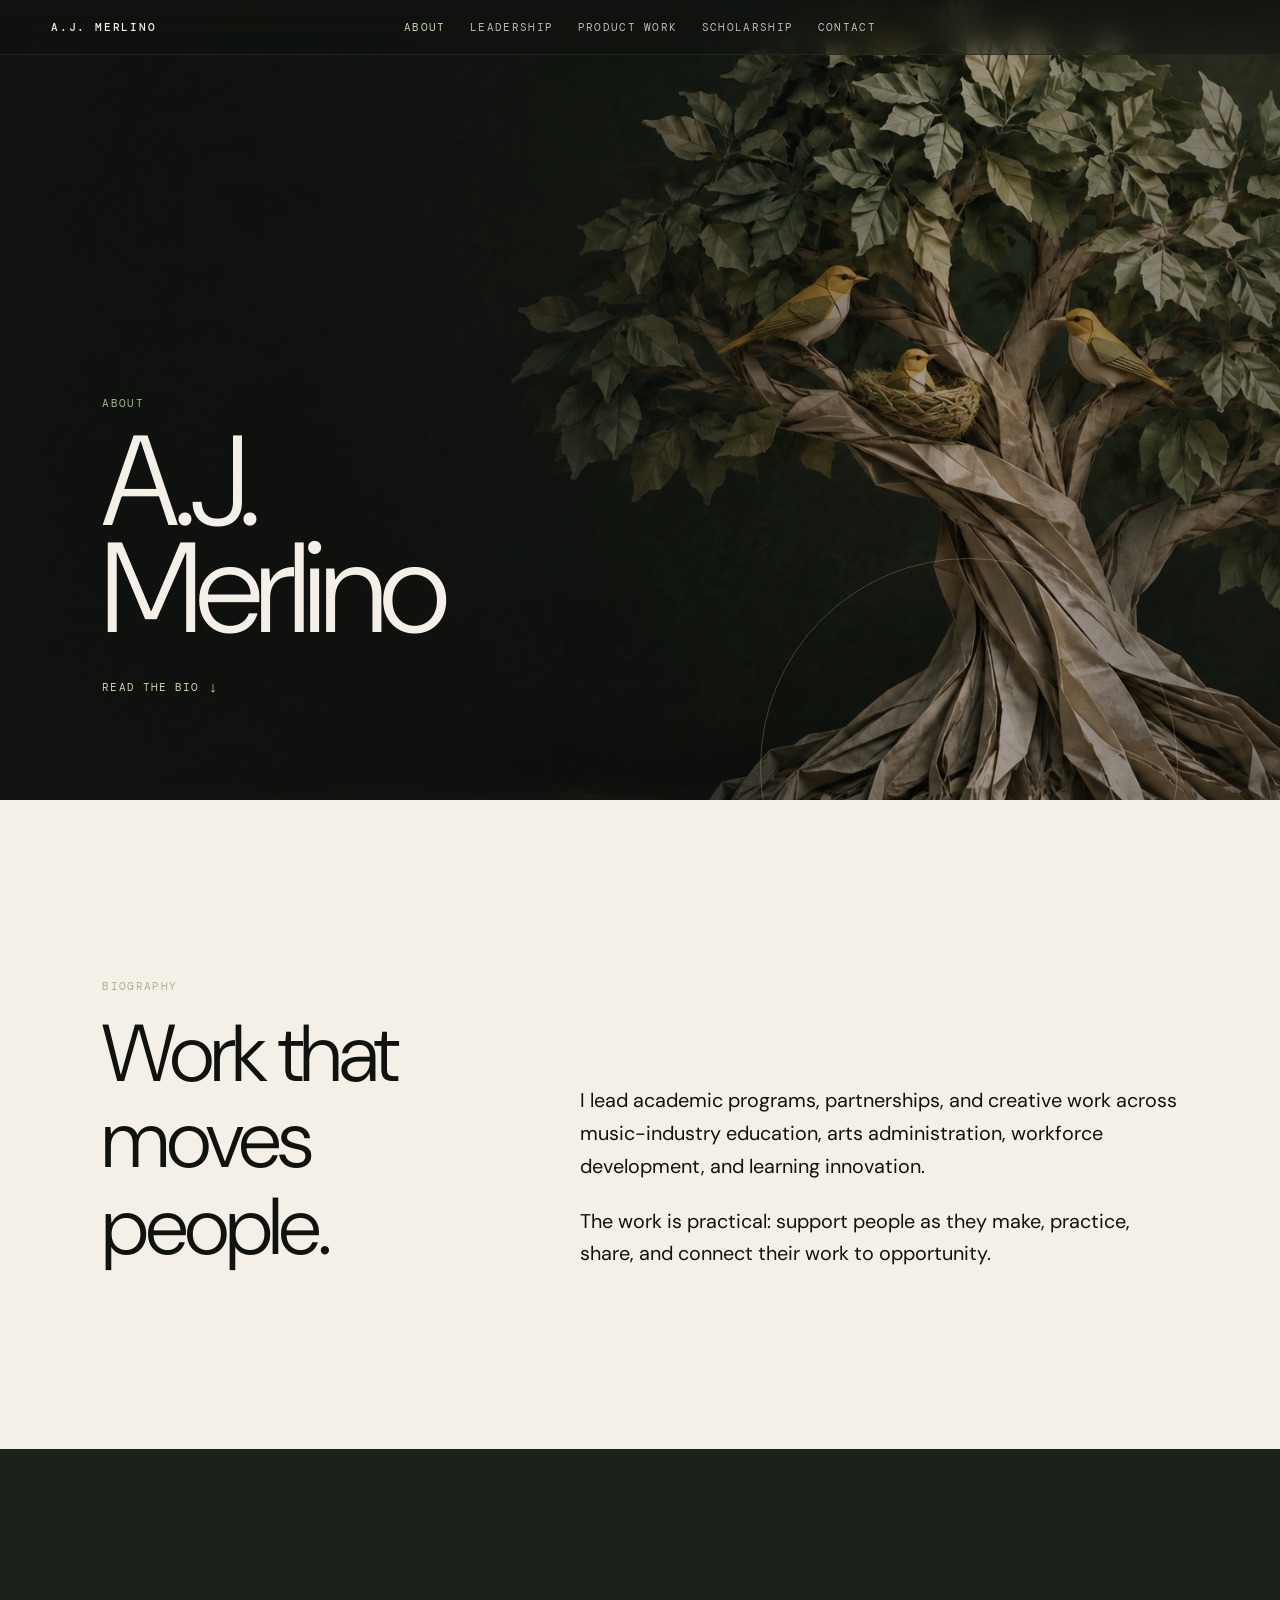
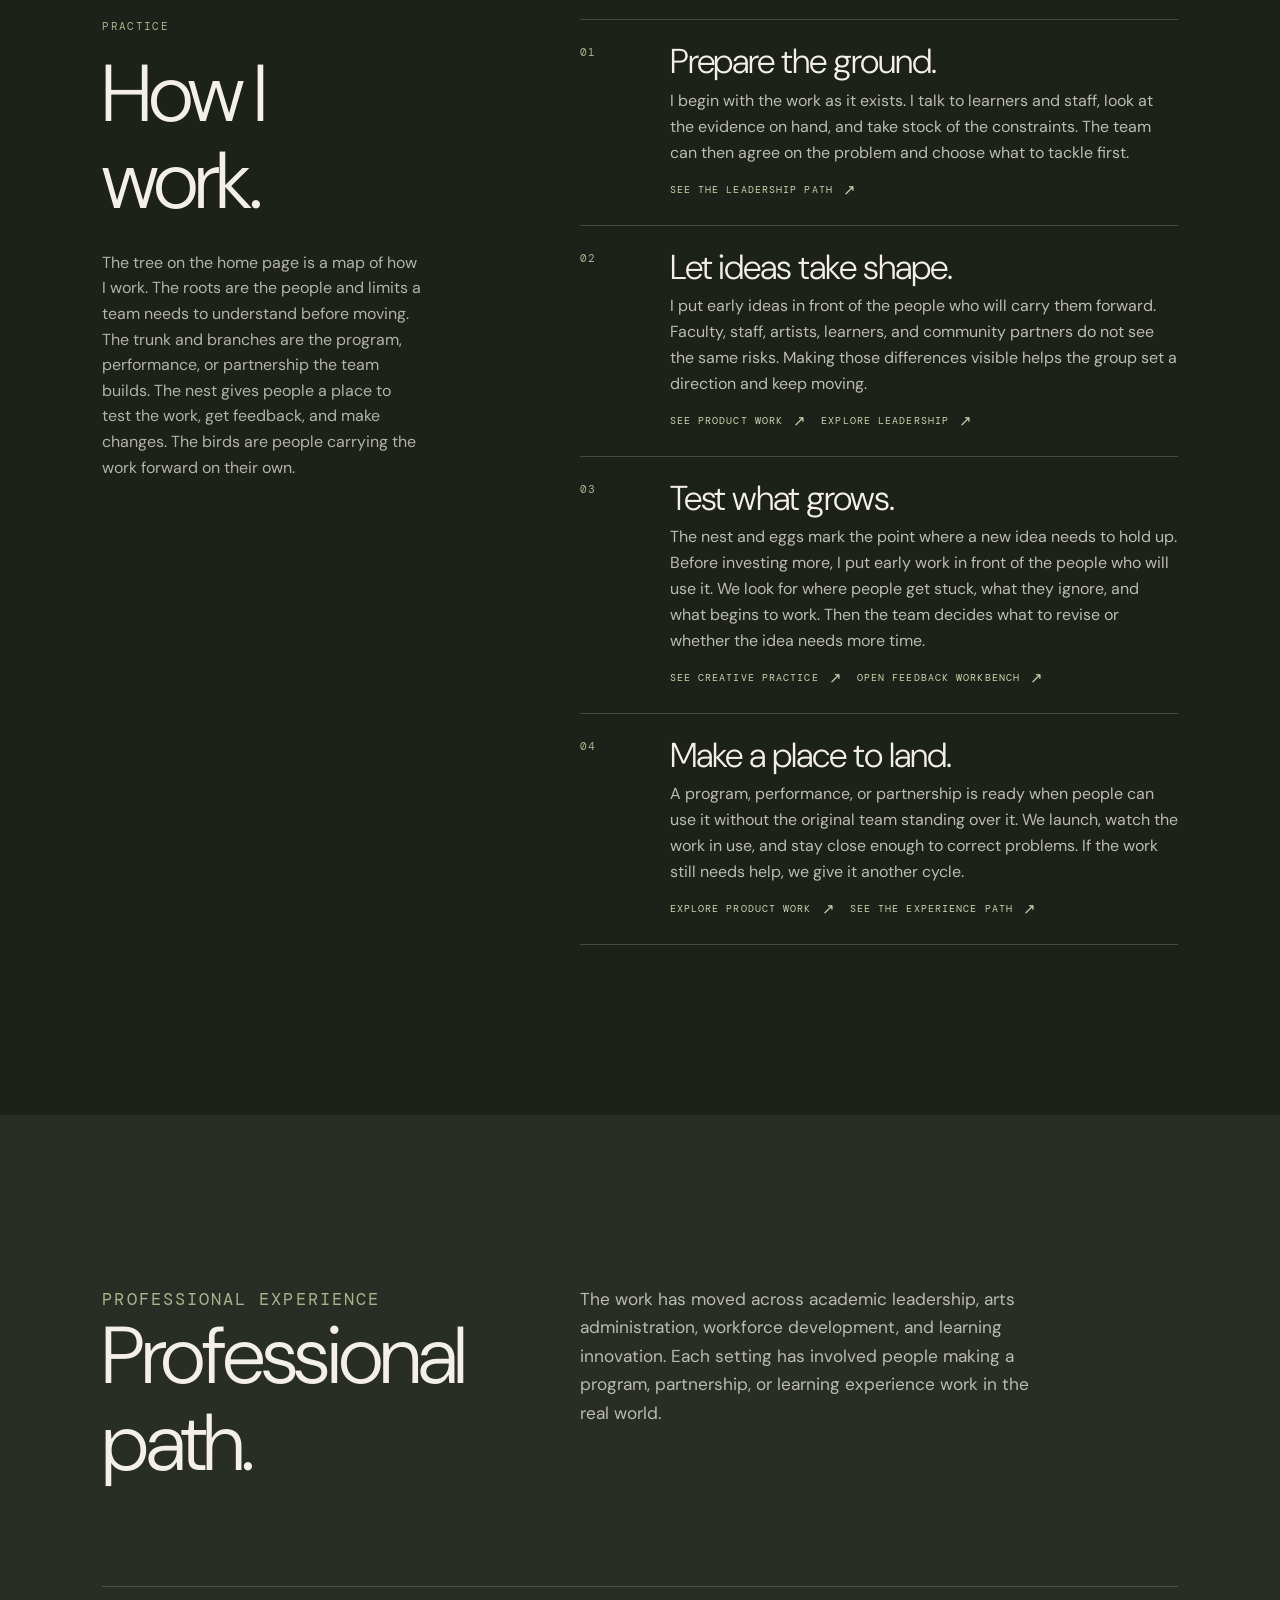
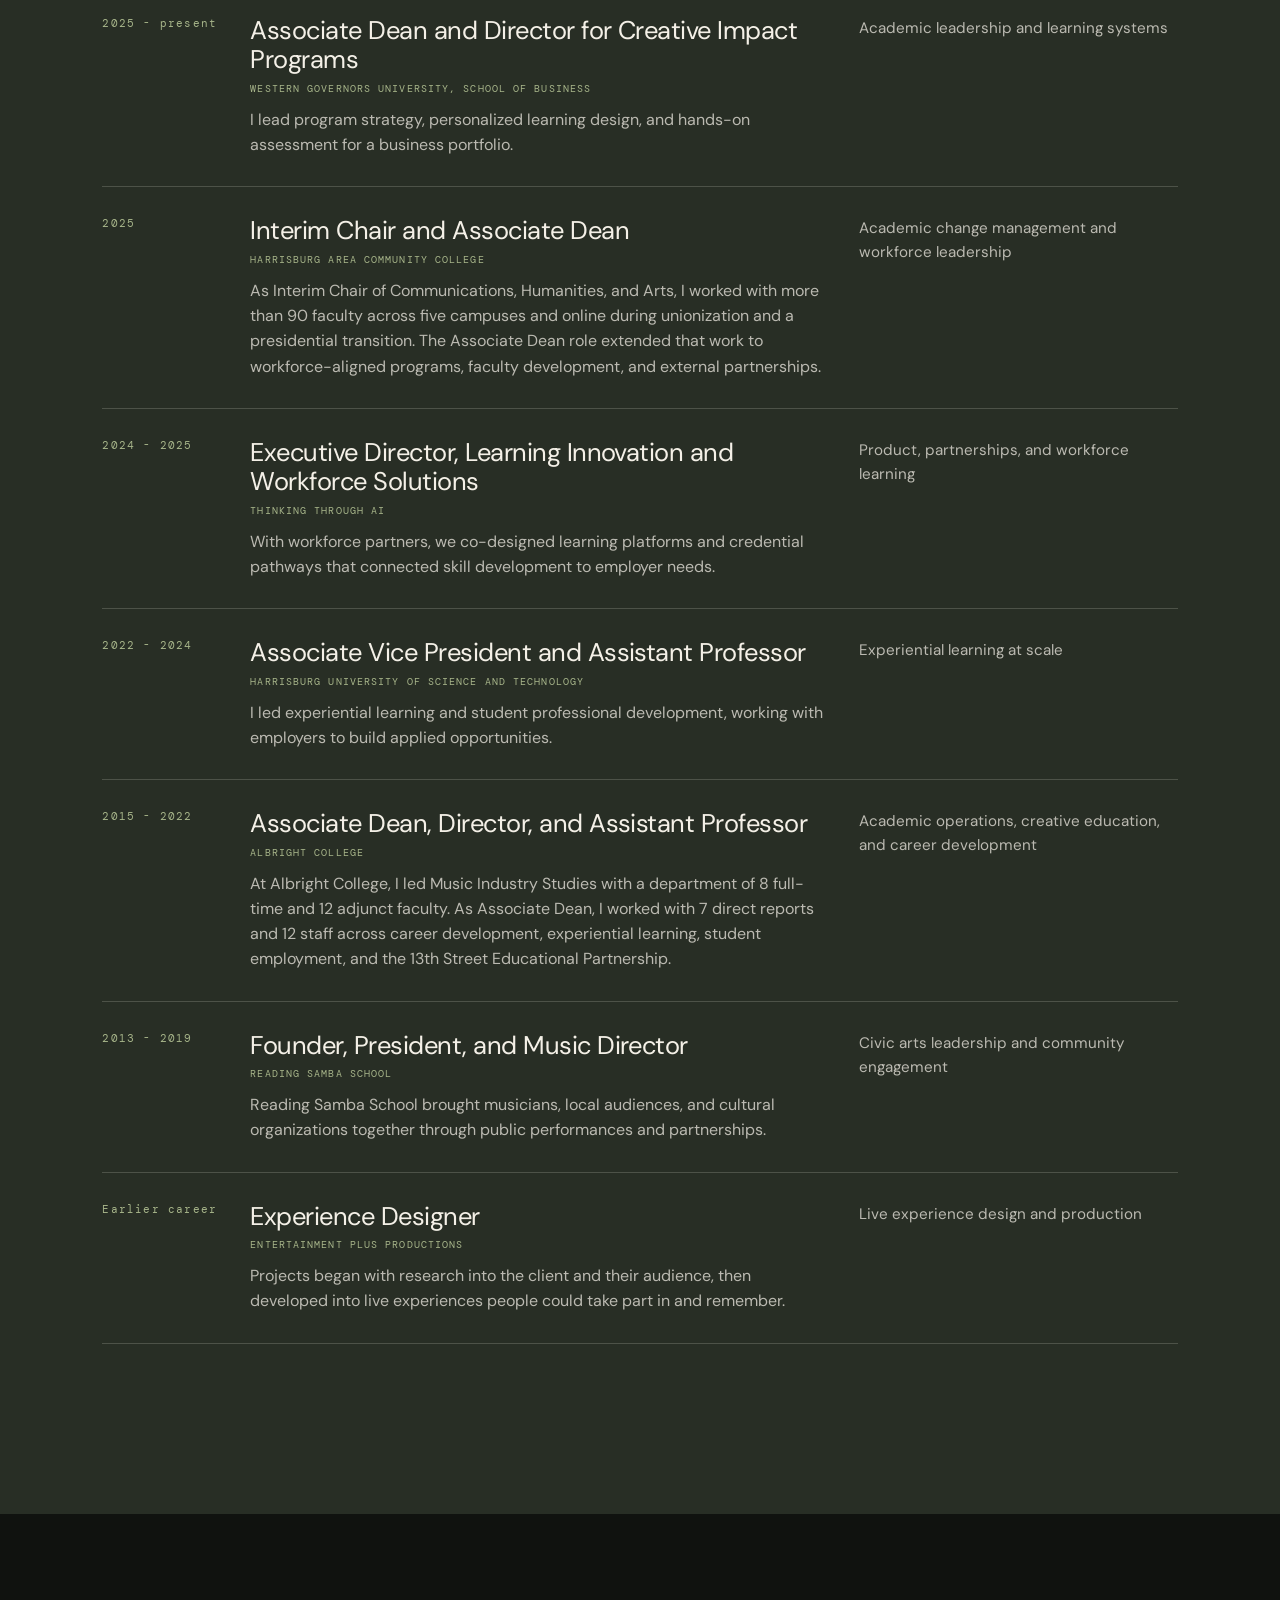
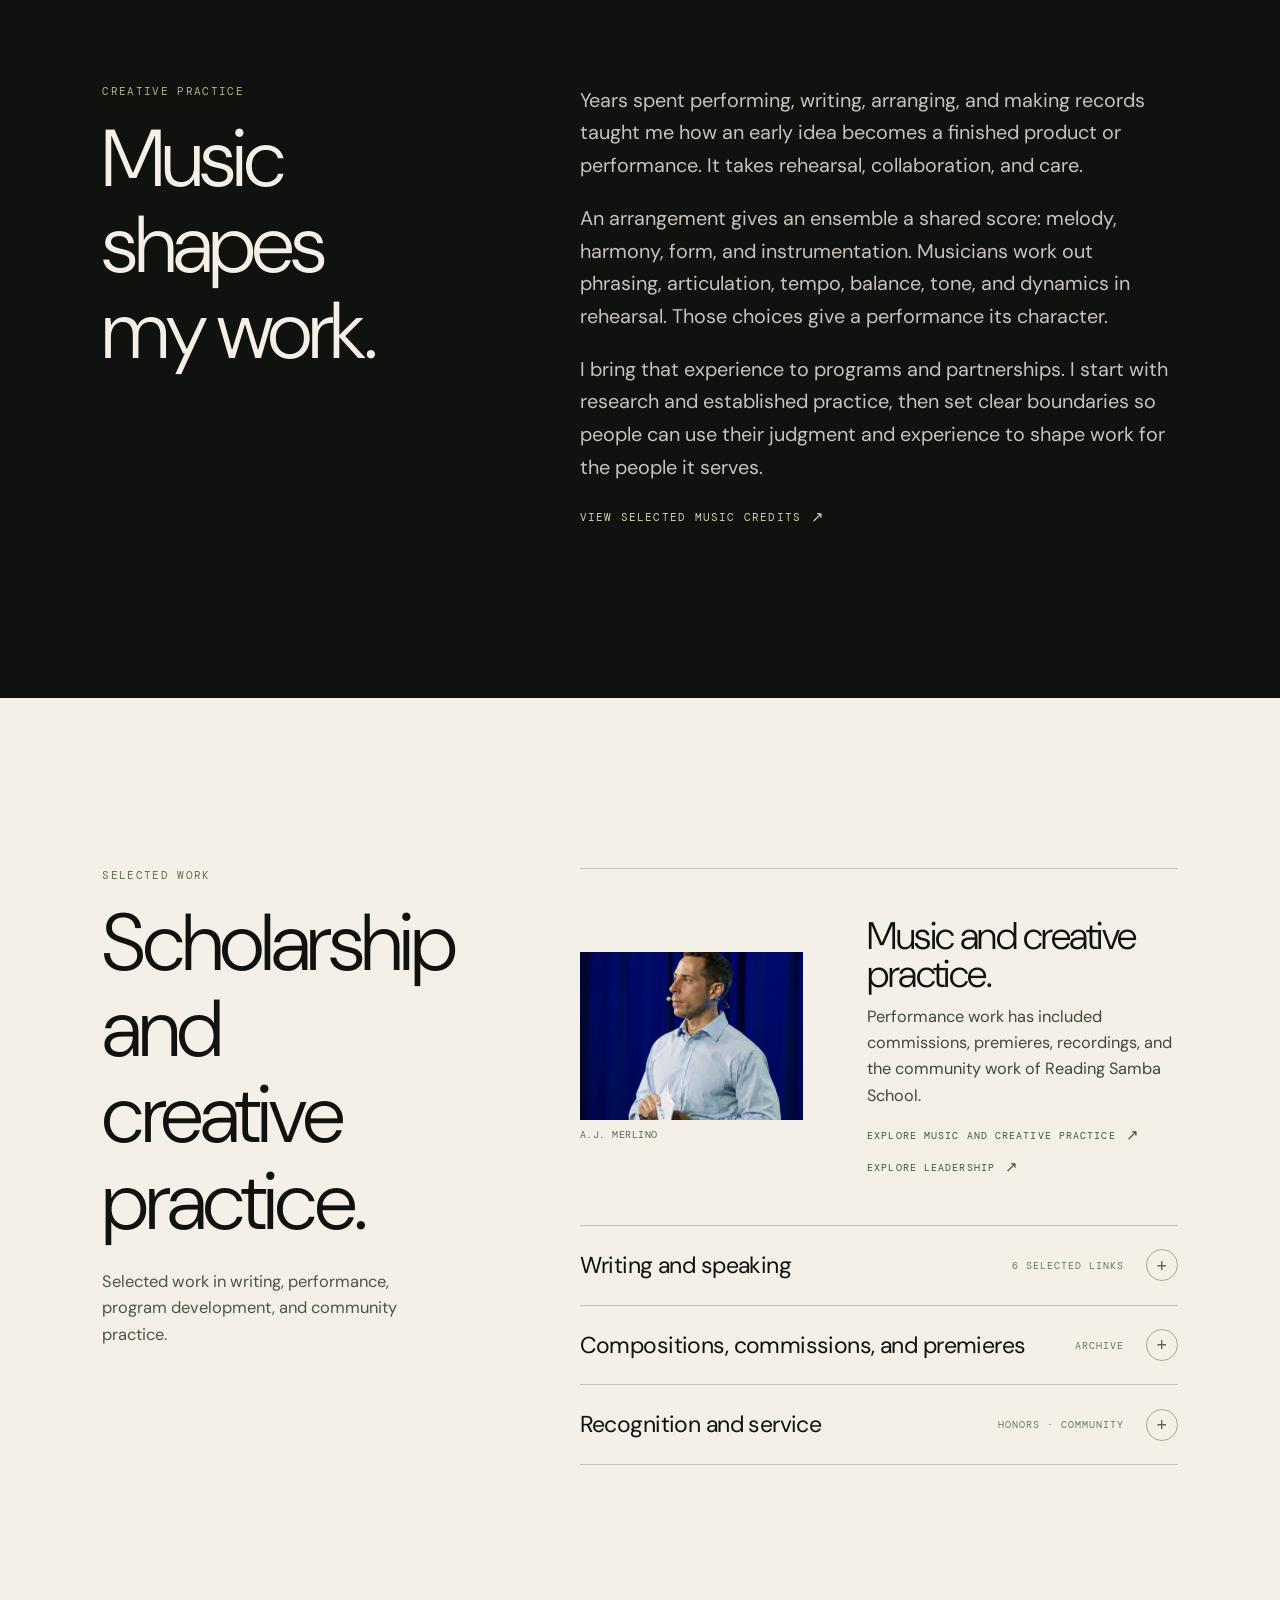
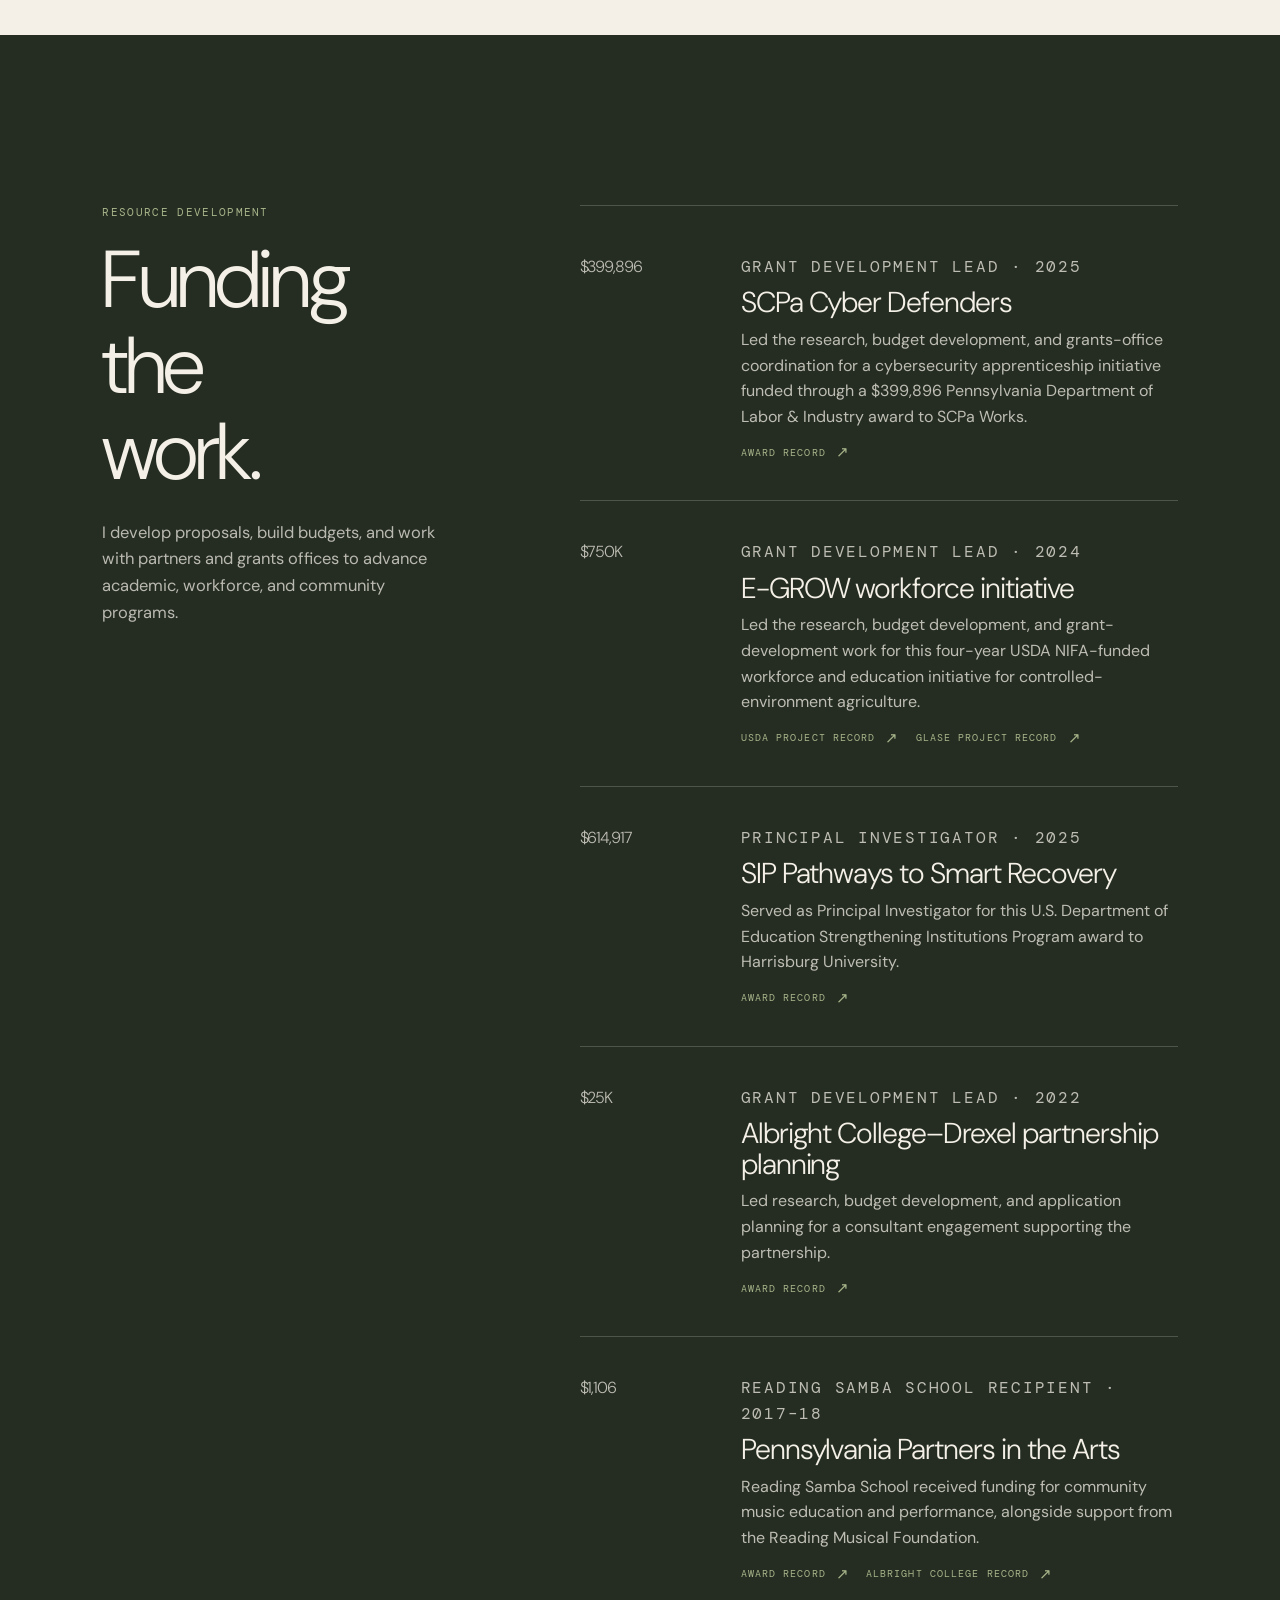
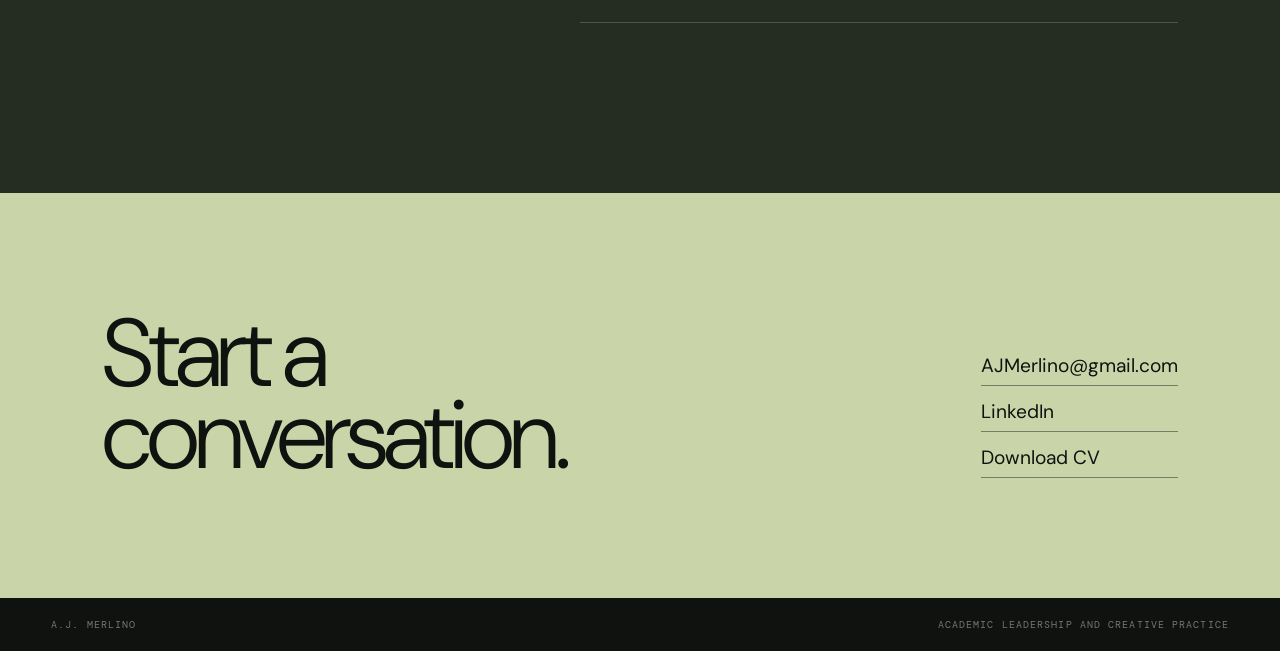
<file: public/about.html>
<!doctype html>
<html lang="en">
  <head>
    <meta charset="UTF-8" />
    <meta name="viewport" content="width=device-width, initial-scale=1.0" />
    <meta name="description" content="Academic leadership, arts administration, resource development, and creative practice for A.J. Merlino." />
    <title>About A.J. Merlino | Academic Arts Leadership</title>
    <link rel="preconnect" href="https://fonts.googleapis.com" />
    <link rel="preconnect" href="https://fonts.gstatic.com" crossorigin />
    <link href="https://fonts.googleapis.com/css2?family=DM+Mono:wght@400;500&amp;family=DM+Sans:opsz,wght@9..40,300;9..40,400;9..40,500&amp;display=swap" rel="stylesheet" />
    <style>
      :root{--ink:#10120f;--moss:#30372d;--lichen:#a7b58a;--bright:#c9d5a9;--paper:#f4f0e7;--fog:#b7b5aa;--mono:"DM Mono",ui-monospace,monospace;--sans:"DM Sans",Arial,sans-serif;--curve:cubic-bezier(.16,1,.3,1)}
      *{box-sizing:border-box}html{scroll-behavior:smooth;background:var(--ink)}body{margin:0;min-width:320px;background:var(--ink);color:var(--paper);font-family:var(--sans);line-height:1.5}a{color:inherit;text-decoration:none}.skip{position:fixed;z-index:20;top:12px;left:50%;padding:9px 12px;background:var(--paper);color:var(--ink);font:11px var(--mono);transform:translate(-50%,-180%);transition:transform .2s var(--curve)}.skip:focus{transform:translate(-50%,0)}
      .masthead{position:fixed;z-index:10;top:0;right:0;left:0;display:grid;grid-template-columns:1fr auto 1fr;align-items:center;padding:1.25rem clamp(1.25rem,4vw,4.6rem);background:linear-gradient(180deg,rgba(16,18,15,.88),rgba(16,18,15,.42));border-bottom:1px solid rgba(244,240,231,.08);backdrop-filter:blur(12px);font:11px var(--mono);letter-spacing:.12em;text-transform:uppercase}.wordmark{font-weight:500;letter-spacing:.16em}.masthead__links{justify-self:center;display:flex;gap:clamp(.9rem,1.9vw,2.1rem);color:rgba(244,240,231,.76)}.masthead__spacer{justify-self:end;width:1px;height:1px}.masthead a:hover,.masthead a:focus-visible,.masthead a[aria-current="page"],.text-link:hover,.text-link:focus-visible{color:var(--bright)}
      .hero{position:relative;isolation:isolate;display:grid;align-items:end;min-height:min(800px,90svh);padding:clamp(100px,15vw,190px) clamp(20px,8vw,150px) clamp(52px,8vw,110px);overflow:hidden}.hero::before{position:absolute;z-index:-2;inset:0;background:linear-gradient(90deg,rgba(16,18,15,.97) 0%,rgba(16,18,15,.82) 35%,rgba(16,18,15,.3) 75%,rgba(16,18,15,.54) 100%),url("assets/origami-tree-stage-7-birds-v2.png") 64% center/cover no-repeat;content:""}.hero::after{position:absolute;z-index:-1;right:8vw;bottom:-11rem;width:26rem;height:26rem;border:1px solid rgba(201,213,169,.25);border-radius:50%;content:""}.eyebrow,.label{margin:0 0 18px;color:var(--lichen);font:11px var(--mono);letter-spacing:.12em;text-transform:uppercase}.hero h1{max-width:10ch;margin:0;font-size:clamp(4rem,10vw,10.3rem);font-weight:300;letter-spacing:-.045em;line-height:.84}.hero__lede{max-width:36rem;margin:28px 0 0;color:rgba(244,240,231,.86);font-size:clamp(1.12rem,2vw,1.6rem);font-weight:300;line-height:1.5}.hero__jump{display:inline-flex;gap:9px;align-items:center;margin-top:34px;color:var(--bright);font:11px var(--mono);letter-spacing:.1em;text-transform:uppercase}.hero__jump::after{content:"↓";font-size:15px;transition:transform .2s var(--curve)}.hero__jump:hover::after{transform:translateY(4px)}
      main{position:relative;z-index:1}.intro{display:grid;grid-template-columns:minmax(180px,.72fr) minmax(300px,1.28fr);gap:clamp(40px,11vw,190px);padding:clamp(76px,14vw,180px) clamp(20px,8vw,150px);background:var(--paper);color:var(--ink)}.intro h2,.section h2{margin:0;font-size:clamp(3rem,6.3vw,7rem);font-weight:300;letter-spacing:-.035em;line-height:1.07}.intro__body{align-self:end;max-width:44rem}.intro__body p{margin:0 0 22px;font-size:clamp(1.05rem,1.55vw,1.35rem);line-height:1.65}.intro__body p:last-child{margin-bottom:0}.pull{padding-left:20px;border-left:1px solid #9ba48e;color:#354132;font-size:clamp(1.25rem,2vw,1.75rem)!important;line-height:1.48!important}
      .section{padding:clamp(76px,14vw,170px) clamp(20px,8vw,150px)}.practice{display:grid;grid-template-columns:minmax(180px,.72fr) minmax(300px,1.28fr);gap:clamp(40px,11vw,190px);background:#1c211a}.section .label{color:var(--lichen)}.practice__intro{position:sticky;top:104px;align-self:start}.practice__note{max-width:20rem;margin:26px 0 0;color:rgba(244,240,231,.7);font-size:1rem;line-height:1.6}.principles{border-top:1px solid rgba(244,240,231,.2)}.principle{display:grid;grid-template-columns:70px 1fr;gap:20px;padding:25px 0;border-bottom:1px solid rgba(244,240,231,.2)}.principle__number{color:var(--lichen);font:11px var(--mono);letter-spacing:.12em}.principle h3{margin:0 0 8px;font-size:clamp(1.5rem,2.7vw,2.5rem);font-weight:300;letter-spacing:-.03em;line-height:1}.principle p{max-width:35rem;margin:0;color:rgba(244,240,231,.74);font-size:1rem;line-height:1.62}.principle__links{display:flex;flex-wrap:wrap;gap:14px;margin-top:14px}.principle__links .text-link{font-size:10px}
      .experience{background:#282e25}.experience__head{display:grid;grid-template-columns:minmax(180px,.72fr) minmax(300px,1.28fr);gap:clamp(40px,11vw,190px);margin-bottom:clamp(52px,8vw,100px)}.experience__head p{max-width:30rem;margin:0;color:rgba(244,240,231,.72);font-size:1.08rem;line-height:1.65}.timeline{margin:0;padding:0;list-style:none;border-top:1px solid rgba(244,240,231,.18)}.timeline li{display:grid;grid-template-columns:120px minmax(0,1fr) minmax(0,.55fr);gap:28px;padding:29px 0;border-bottom:1px solid rgba(244,240,231,.18)}.timeline__date{color:var(--lichen);font:11px var(--mono);letter-spacing:.08em}.timeline h3{margin:0 0 7px;font-size:clamp(1.2rem,2vw,1.7rem);font-weight:400;letter-spacing:-.035em;line-height:1.15}.timeline__org{display:block;margin:0 0 12px;color:var(--lichen);font:10px var(--mono);letter-spacing:.09em;text-transform:uppercase}.timeline p{margin:0;color:rgba(244,240,231,.72);line-height:1.58}.timeline__role{color:var(--fog);font-size:.95rem}
      .music{display:grid;grid-template-columns:minmax(180px,.72fr) minmax(300px,1.28fr);gap:clamp(40px,11vw,190px);background:#10120f}.music__body{max-width:46rem}.music__body p{margin:0 0 20px;color:rgba(244,240,231,.8);font-size:clamp(1.05rem,1.55vw,1.34rem);line-height:1.65}.text-link{display:inline-flex;gap:10px;align-items:center;color:var(--bright);font:11px var(--mono);letter-spacing:.09em;text-transform:uppercase}.text-link::after{content:"↗";font-size:15px}.contact{display:flex;flex-wrap:wrap;justify-content:space-between;gap:36px;align-items:end;padding:clamp(60px,10vw,120px) clamp(20px,8vw,150px);background:var(--bright);color:var(--ink)}.contact h2{max-width:10ch;margin:0;font-size:clamp(3.4rem,7.5vw,8rem);font-weight:300;letter-spacing:-.075em;line-height:.86}.contact__links{display:grid;gap:12px;font-size:clamp(1rem,1.5vw,1.28rem)}.contact__links a{border-bottom:1px solid rgba(16,18,15,.45);padding-bottom:4px}.contact__links a:hover,.contact__links a:focus-visible{color:#394231}.footer{display:flex;justify-content:space-between;gap:16px;padding:20px clamp(20px,4vw,68px);background:var(--ink);color:rgba(244,240,231,.45);font:10px var(--mono);letter-spacing:.1em;text-transform:uppercase}
      .scholarship{display:grid;grid-template-columns:minmax(180px,.72fr) minmax(300px,1.28fr);gap:clamp(40px,11vw,190px);background:var(--paper);color:var(--ink)}.scholarship .label{color:#60704f}.scholarship__intro{max-width:27rem}.scholarship__intro p:last-child{margin:24px 0 0;color:#4c5548;font-size:1.03rem;line-height:1.6}.scholarship__list{border-top:1px solid rgba(16,18,15,.2)}.scholarship__item{padding:27px 0 30px;border-bottom:1px solid rgba(16,18,15,.2)}.scholarship__item h3{margin:0 0 9px;font-size:clamp(1.35rem,2.2vw,2rem);font-weight:400;letter-spacing:-.035em;line-height:1.06}.scholarship__item p{max-width:38rem;margin:0;color:#3e493c;font-size:1.02rem;line-height:1.62}.scholarship__links{display:flex;flex-wrap:wrap;gap:14px;margin-top:15px}.scholarship .text-link{color:#42523a;font-size:10px}.scholarship .text-link:hover,.scholarship .text-link:focus-visible{color:#10120f}.scholarship__feature{display:grid;grid-template-columns:minmax(0,1.1fr) minmax(170px,.9fr);gap:clamp(24px,4vw,50px);align-items:start}.scholarship__feature-copy{min-width:0}.scholarship__poster-grid{display:grid;grid-template-columns:repeat(2,minmax(0,1fr));gap:12px}.scholarship__visual{margin:0}.scholarship__visual img{display:block;width:100%;aspect-ratio:4/3;object-fit:cover;filter:saturate(.72) contrast(1.05)}.scholarship__visual--poster img{aspect-ratio:2/3;object-fit:contain;background:#e1c7dd}.scholarship__visual--portrait{grid-column:1/-1}.scholarship__visual--portrait img{aspect-ratio:3/2;object-position:center 28%}.scholarship__visual figcaption{margin-top:9px;color:#5b6556;font:10px/1.45 var(--mono);letter-spacing:.05em;text-transform:uppercase}.scholarship__visual figcaption a{color:inherit;text-decoration-color:rgba(91,101,86,.55)}.scholarship__visual figcaption a:hover,.scholarship__visual figcaption a:focus-visible{color:var(--ink)}
      .resources{display:grid;grid-template-columns:minmax(180px,.72fr) minmax(300px,1.28fr);gap:clamp(40px,11vw,190px);background:#252d22}.resources__intro{max-width:28rem}.resources__intro p:last-child{margin:24px 0 0;color:rgba(244,240,231,.72);font-size:1.03rem;line-height:1.62}.resource-list{margin:0;padding:0;list-style:none;border-top:1px solid rgba(244,240,231,.2)}.resource-list li{display:grid;grid-template-columns:70px 1fr;gap:20px;padding:26px 0;border-bottom:1px solid rgba(244,240,231,.2)}.resource-list__number{color:var(--lichen);font:11px var(--mono);letter-spacing:.12em}.resource-list__tag{margin:0 0 7px;color:var(--lichen);font:10px var(--mono);letter-spacing:.1em;text-transform:uppercase}.resource-list h3{margin:0 0 8px;font-size:clamp(1.35rem,2.2vw,2rem);font-weight:300;letter-spacing:-.035em;line-height:1.06}.resource-list h3 a{color:inherit;text-decoration:none}.resource-list h3 a:hover,.resource-list h3 a:focus-visible{color:var(--lichen)}.resource-list p:last-child{max-width:37rem;margin:0;color:rgba(244,240,231,.74);font-size:1rem;line-height:1.6}.resource-list__links{display:flex;flex-wrap:wrap;gap:14px;margin-top:14px}.resource-list__links a{color:var(--lichen);font:10px var(--mono);letter-spacing:.09em;text-transform:uppercase}.resource-list__links a:hover,.resource-list__links a:focus-visible{color:var(--parchment)}
      .timeline h3{letter-spacing:-.02em}.contact h2{letter-spacing:-.045em}.timeline__date,.timeline__org,.text-link,.footer{letter-spacing:.11em}
      @media(max-width:760px){.masthead{grid-template-areas:"mark spacer" "nav nav";grid-template-columns:1fr auto;row-gap:.8rem;padding:1rem 1.25rem .85rem}.wordmark{grid-area:mark}.masthead__links{grid-area:nav;justify-self:stretch;justify-content:space-between;gap:.4rem;font-size:.54rem}.masthead__spacer{grid-area:spacer}.hero{min-height:78svh}.hero::before{background-position:61% center}.intro,.practice,.experience__head,.music,.scholarship,.resources,.scholarship__feature{grid-template-columns:1fr;gap:35px}.practice__intro{position:static}.timeline li{grid-template-columns:1fr;gap:9px}.resource-list li{grid-template-columns:52px 1fr;gap:14px}.timeline__role{max-width:34rem}.footer{display:block}.footer span+span{display:block;margin-top:7px}}
      @media(prefers-reduced-motion:reduce){html{scroll-behavior:auto}.hero__jump::after{transition:none}}
    </style>
    <style>
      /* A compact, editorial index: the page offers three paths, not a second CV. */
      .scholarship--archive{display:none}
      .scholarship-index{display:grid;grid-template-columns:minmax(180px,.72fr) minmax(300px,1.28fr);gap:clamp(40px,11vw,190px);padding:clamp(76px,14vw,170px) clamp(20px,8vw,150px);background:var(--paper);color:var(--ink)}
      .scholarship-index .label{color:#60704f}.scholarship-index__intro{position:sticky;top:104px;align-self:start;max-width:26rem}.scholarship-index h2{margin:0;font-size:clamp(3rem,6.3vw,7rem);font-weight:300;letter-spacing:-.035em;line-height:1.07}.scholarship-index__intro p:last-child{margin:24px 0 0;color:#4c5548;font-size:1.03rem;line-height:1.6}
      .scholarship-index__body{min-width:0;border-top:1px solid rgba(16,18,15,.2)}.scholarship-index__feature{display:grid;grid-template-columns:minmax(190px,.72fr) minmax(0,1fr);gap:clamp(24px,5vw,72px);align-items:center;padding:clamp(26px,4vw,48px) 0;border-bottom:1px solid rgba(16,18,15,.2)}.scholarship-index__visual{margin:0}.scholarship-index__visual img{display:block;width:100%;aspect-ratio:4/3;object-fit:cover;object-position:center 28%;transition:transform .35s var(--curve)}.scholarship-index__visual:hover img{transform:scale(1.012)}.scholarship-index__visual figcaption{margin-top:8px;color:#5b6556;font:10px/1.45 var(--mono);letter-spacing:.05em;text-transform:uppercase}.scholarship-index__visual figcaption a{color:inherit;text-decoration-color:rgba(91,101,86,.55)}.scholarship-index__feature h3{max-width:15ch;margin:0 0 10px;font-size:clamp(1.7rem,3vw,2.8rem);font-weight:300;letter-spacing:-.04em;line-height:1}.scholarship-index__feature p{max-width:31rem;margin:0;color:#3e493c;font-size:1.02rem;line-height:1.62}
      .scholarship-index details{border-bottom:1px solid rgba(16,18,15,.2)}.scholarship-index summary{display:grid;grid-template-columns:minmax(0,1fr) auto 34px;gap:20px;align-items:center;padding:22px 0;cursor:pointer;list-style:none;font-size:clamp(1.15rem,1.8vw,1.5rem);font-weight:400;letter-spacing:-.025em}.scholarship-index summary::-webkit-details-marker{display:none}.scholarship-index summary::after{content:"+";display:grid;grid-column:3;place-items:center;justify-self:end;width:30px;height:30px;border:1px solid rgba(96,112,79,.55);border-radius:50%;color:#60704f;font:1.2rem/1 var(--mono);transition:transform .2s var(--curve),background-color .2s var(--curve)}.scholarship-index details[open] summary::after{transform:rotate(45deg);background:rgba(96,112,79,.1)}.scholarship-index__count{justify-self:end;color:#6b7563;font:10px var(--mono);letter-spacing:.1em;text-transform:uppercase}.scholarship-index__detail{max-width:42rem;padding:0 0 26px}.scholarship-index__detail p{margin:0;color:#3e493c;font-size:1rem;line-height:1.6}.scholarship-index__links{display:flex;flex-wrap:wrap;gap:12px 16px;margin-top:16px}.scholarship-index .text-link{color:#42523a;font-size:10px}.scholarship-index .text-link:hover,.scholarship-index .text-link:focus-visible{color:#10120f}.scholarship-index__archive{display:grid;grid-template-columns:repeat(4,minmax(0,1fr));gap:10px;margin-top:18px}.scholarship-index__archive a{display:block;overflow:hidden;background:#e1c7dd}.scholarship-index__archive img{display:block;width:100%;aspect-ratio:2/3;object-fit:contain;filter:saturate(.72) contrast(1.05);transition:filter .25s var(--curve),transform .25s var(--curve)}.scholarship-index__archive a:hover img{filter:saturate(.92) contrast(1.02);transform:scale(1.025)}
      @media(max-width:760px){.scholarship-index{grid-template-columns:1fr;gap:35px}.scholarship-index__intro{position:static}.scholarship-index__feature{grid-template-columns:1fr}.scholarship-index__visual{max-width:28rem}.scholarship-index__archive{grid-template-columns:repeat(2,minmax(0,1fr))}}
      .resources--archive{display:none}.resources-index{display:grid;grid-template-columns:minmax(180px,.72fr) minmax(300px,1.28fr);gap:clamp(40px,11vw,190px);padding:clamp(76px,14vw,170px) clamp(20px,8vw,150px);background:#252d22;color:var(--paper)}.resources-index .label{color:var(--lichen)}.resources-index__intro{position:sticky;top:104px;align-self:start;max-width:27rem}.resources-index h2{margin:0;font-size:clamp(3rem,6.3vw,7rem);font-weight:300;letter-spacing:-.035em;line-height:1.07}.resources-index__intro p:last-child{margin:24px 0 0;color:rgba(244,240,231,.72);font-size:1.03rem;line-height:1.62}.resources-index__body{min-width:0;border-top:1px solid rgba(244,240,231,.2)}.resources-index__feature{display:grid;grid-template-columns:minmax(150px,.58fr) minmax(0,1.42fr);gap:clamp(24px,5vw,72px);align-items:center;padding:clamp(28px,5vw,54px) 0;border-bottom:1px solid rgba(244,240,231,.2)}.resources-index__amount{margin:0;color:var(--bright);font-size:clamp(2.8rem,5vw,5rem);font-weight:300;letter-spacing:-.07em;line-height:.9}.resources-index__tag{margin:0 0 9px;color:var(--lichen);font:10px var(--mono);letter-spacing:.11em;text-transform:uppercase}.resources-index__feature h3{max-width:18ch;margin:0 0 10px;font-size:clamp(1.7rem,3vw,2.8rem);font-weight:300;letter-spacing:-.04em;line-height:1}.resources-index__feature p{max-width:32rem;margin:0;color:rgba(244,240,231,.74);font-size:1.02rem;line-height:1.62}.resources-index details{border-bottom:1px solid rgba(244,240,231,.2)}.resources-index summary{display:grid;grid-template-columns:1fr auto;gap:20px;align-items:center;padding:22px 0;cursor:pointer;list-style:none;font-size:clamp(1.15rem,1.8vw,1.5rem);font-weight:400;letter-spacing:-.025em}.resources-index summary::-webkit-details-marker{display:none}.resources-index summary::after{content:"+";color:var(--lichen);font:1.35rem/1 var(--mono);transition:transform .2s var(--curve)}.resources-index details[open] summary::after{transform:rotate(45deg)}.resources-index__count{justify-self:end;color:var(--lichen);font:10px var(--mono);letter-spacing:.1em;text-transform:uppercase}.resources-index__detail{max-width:43rem;padding:0 0 26px}.resources-index__detail p{margin:0;color:rgba(244,240,231,.74);font-size:1rem;line-height:1.6}.resources-index__links{display:flex;flex-wrap:wrap;gap:12px 16px;margin-top:16px}.resources-index .text-link{color:var(--lichen);font-size:10px}.resources-index .text-link:hover,.resources-index .text-link:focus-visible{color:var(--parchment)}
      .resources-index__awards{margin:0;padding:0;list-style:none}.resources-index__award{display:grid;grid-template-columns:minmax(112px,.42fr) minmax(0,1.58fr);gap:clamp(18px,3.5vw,48px);padding:clamp(24px,3vw,38px) 0;border-bottom:1px solid rgba(244,240,231,.2)}.resources-index__award:first-child{padding-top:clamp(28px,4vw,48px)}.resources-index__amount{margin:0;color:var(--bright);font-size:clamp(2rem,3.8vw,3.8rem);font-weight:300;letter-spacing:-.07em;line-height:.9}.resources-index__award h3{max-width:24ch;margin:0 0 9px;font-size:clamp(1.35rem,2.25vw,2rem);font-weight:300;letter-spacing:-.035em;line-height:1.06}.resources-index__award p{max-width:37rem;margin:0;color:rgba(244,240,231,.74);font-size:1rem;line-height:1.6}.resources-index__award .resources-index__tag{margin:0 0 8px}.resources-index__award .resources-index__links{margin-top:13px}
      @media(max-width:760px){.resources-index{grid-template-columns:1fr;gap:35px}.resources-index__intro{position:static}.resources-index__feature,.resources-index__award{grid-template-columns:1fr;gap:16px}}
    </style>
  </head>
  <body>
    <a class="skip" href="#bio">Skip to biography</a>
    <header class="masthead" id="top">
      <a class="wordmark" href="../index.html#top">A.J. Merlino</a>
      <nav class="masthead__links" aria-label="Primary navigation">
        <a href="#top" aria-current="page">About</a>
        <a href="../index.html#leadership">Leadership</a>
        <a href="../index.html#work">Product work</a>
        <a href="../index.html#music">Scholarship</a>
        <a href="#contact">Contact</a>
      </nav>
      <span class="masthead__spacer" aria-hidden="true"></span>
    </header>

    <main>
      <section class="hero" aria-labelledby="page-title">
        <div>
          <p class="eyebrow">About</p>
          <h1 id="page-title">A.J.<br />Merlino</h1>
          <a class="hero__jump" href="#bio">Read the bio</a>
        </div>
      </section>

      <section class="intro" id="bio" aria-labelledby="bio-title">
        <div><p class="label">Biography</p><h2 id="bio-title">Work that<br />moves people.</h2></div>
        <div class="intro__body">
          <p>I lead academic programs, partnerships, and creative work across music-industry education, arts administration, workforce development, and learning innovation.</p>
          <p>The work is practical: support people as they make, practice, share, and connect their work to opportunity.</p>
        </div>
      </section>

      <section class="section practice" aria-labelledby="practice-title">
        <div class="practice__intro"><p class="label">Practice</p><h2 id="practice-title">How I<br />work.</h2><p class="practice__note">The tree on the home page is a map of how I work. The roots are the people and limits a team needs to understand before moving. The trunk and branches are the program, performance, or partnership the team builds. The nest gives people a place to test the work, get feedback, and make changes. The birds are people carrying the work forward on their own.</p></div>
        <div class="principles">
          <article class="principle"><span class="principle__number">01</span><div><h3>Prepare the ground.</h3><p>I begin with the work as it exists. I talk to learners and staff, look at the evidence on hand, and take stock of the constraints. The team can then agree on the problem and choose what to tackle first.</p><div class="principle__links"><a class="text-link" href="#experience-title">See the leadership path</a></div></div></article>
          <article class="principle"><span class="principle__number">02</span><div><h3>Let ideas take shape.</h3><p>I put early ideas in front of the people who will carry them forward. Faculty, staff, artists, learners, and community partners do not see the same risks. Making those differences visible helps the group set a direction and keep moving.</p><div class="principle__links"><a class="text-link" href="../index.html#work">See product work</a><a class="text-link" href="../index.html#leadership">Explore leadership</a></div></div></article>
          <article class="principle"><span class="principle__number">03</span><div><h3>Test what grows.</h3><p>The nest and eggs mark the point where a new idea needs to hold up. Before investing more, I put early work in front of the people who will use it. We look for where people get stuck, what they ignore, and what begins to work. Then the team decides what to revise or whether the idea needs more time.</p><div class="principle__links"><a class="text-link" href="../index.html#music">See creative practice</a><a class="text-link" href="projects/msdsgn-prototype-feedback-workbench.html" target="_blank" rel="noopener noreferrer">Open Feedback Workbench</a></div></div></article>
          <article class="principle"><span class="principle__number">04</span><div><h3>Make a place to land.</h3><p>A program, performance, or partnership is ready when people can use it without the original team standing over it. We launch, watch the work in use, and stay close enough to correct problems. If the work still needs help, we give it another cycle.</p><div class="principle__links"><a class="text-link" href="../index.html#work">Explore product work</a><a class="text-link" href="#experience-title">See the experience path</a></div></div></article>
        </div>
      </section>

      <section class="section experience" aria-labelledby="experience-title">
        <div class="experience__head"><div><p class="label">Professional experience</p><h2 id="experience-title">Professional<br />path.</h2></div><p>The work has moved across academic leadership, arts administration, workforce development, and learning innovation. Each setting has involved people making a program, partnership, or learning experience work in the real world.</p></div>
        <ol class="timeline">
          <li><span class="timeline__date">2025 - present</span><div><h3>Associate Dean and Director for Creative Impact Programs</h3><span class="timeline__org">Western Governors University, School of Business</span><p>I lead program strategy, personalized learning design, and hands-on assessment for a business portfolio.</p></div><p class="timeline__role">Academic leadership and learning systems</p></li>
          <li><span class="timeline__date">2025</span><div><h3>Interim Chair and Associate Dean</h3><span class="timeline__org">Harrisburg Area Community College</span><p>As Interim Chair of Communications, Humanities, and Arts, I worked with more than 90 faculty across five campuses and online during unionization and a presidential transition. The Associate Dean role extended that work to workforce-aligned programs, faculty development, and external partnerships.</p></div><p class="timeline__role">Academic change management and workforce leadership</p></li>
          <li><span class="timeline__date">2024 - 2025</span><div><h3>Executive Director, Learning Innovation and Workforce Solutions</h3><span class="timeline__org">Thinking Through AI</span><p>With workforce partners, we co-designed learning platforms and credential pathways that connected skill development to employer needs.</p></div><p class="timeline__role">Product, partnerships, and workforce learning</p></li>
          <li><span class="timeline__date">2022 - 2024</span><div><h3>Associate Vice President and Assistant Professor</h3><span class="timeline__org">Harrisburg University of Science and Technology</span><p>I led experiential learning and student professional development, working with employers to build applied opportunities.</p></div><p class="timeline__role">Experiential learning at scale</p></li>
          <li><span class="timeline__date">2015 - 2022</span><div><h3>Associate Dean, Director, and Assistant Professor</h3><span class="timeline__org">Albright College</span><p>At Albright College, I led Music Industry Studies with a department of 8 full-time and 12 adjunct faculty. As Associate Dean, I worked with 7 direct reports and 12 staff across career development, experiential learning, student employment, and the 13th Street Educational Partnership.</p></div><p class="timeline__role">Academic operations, creative education, and career development</p></li>
          <li><span class="timeline__date">2013 - 2019</span><div><h3>Founder, President, and Music Director</h3><span class="timeline__org">Reading Samba School</span><p>Reading Samba School brought musicians, local audiences, and cultural organizations together through public performances and partnerships.</p></div><p class="timeline__role">Civic arts leadership and community engagement</p></li>
          <li><span class="timeline__date">Earlier career</span><div><h3>Experience Designer</h3><span class="timeline__org">Entertainment Plus Productions</span><p>Projects began with research into the client and their audience, then developed into live experiences people could take part in and remember.</p></div><p class="timeline__role">Live experience design and production</p></li>
        </ol>
      </section>

      <section class="section music" aria-labelledby="music-title">
        <div><p class="label">Creative practice</p><h2 id="music-title">Music shapes<br />my work.</h2></div>
        <div class="music__body"><p>Years spent performing, writing, arranging, and making records taught me how an early idea becomes a finished product or performance. It takes rehearsal, collaboration, and care.</p><p>An arrangement gives an ensemble a shared score: melody, harmony, form, and instrumentation. Musicians work out phrasing, articulation, tempo, balance, tone, and dynamics in rehearsal. Those choices give a performance its character.</p><p>I bring that experience to programs and partnerships. I start with research and established practice, then set clear boundaries so people can use their judgment and experience to shape work for the people it serves.</p><a class="text-link" href="../index.html#music">View selected music credits</a></div>
      </section>

      <section class="section scholarship scholarship--archive" aria-hidden="true">
        <div class="scholarship__intro"><p class="label">Selected work</p><h2 id="scholarship-title">Scholarship and<br />creative practice.</h2><p>Writing, performance, program development, and community work.</p></div>
        <div class="scholarship__list">
          <article class="scholarship__item"><h3>Public scholarship and speaking</h3><p>I write and present on experiential learning, workforce development, AI, and the systems that make learning connect to practice. My work includes conference presentations for academic leaders and published commentary for higher-education and workforce audiences.</p><div class="scholarship__links"><a class="text-link" href="https://www.highereducationdigest.com/using-project-management-principles-to-develop-academic-learning-communities/" target="_blank" rel="noopener noreferrer">Academic learning communities</a><a class="text-link" href="https://www.highereducationdigest.com/preparing-for-the-real-world-how-learn-work-earn-programs-are-changing-the-face-of-higher-education/" target="_blank" rel="noopener noreferrer">Learn, work, earn</a><a class="text-link" href="https://www.digitalfirstmagazine.com/the-future-of-workforce-development-embracing-ai/" target="_blank" rel="noopener noreferrer">AI and workforce development</a><a class="text-link" href="https://portal.acad.org/files/ACAD2023_AnnMtg_program_Complete_14Nov2022.pdf" target="_blank" rel="noopener noreferrer">Academic deans conference</a></div></article>
          <article class="scholarship__item"><h3>Performance research</h3><p>My doctoral lecture-recital at the University of Nevada, Las Vegas examined sustainable preparation for percussion performance through exercise and nutrition.</p><div class="scholarship__links"><a class="text-link" href="https://www.unlv.edu/sites/default/files/Merlino%2C%20AJ%2004.27.14.pdf" target="_blank" rel="noopener noreferrer">View the UNLV program</a></div></article>
          <article class="scholarship__item"><h3>Recordings, arrangements, and performance</h3><p>The recordings on this site document work across progressive rock, soul, experimental music, and independent projects.</p><div class="scholarship__links"><a class="text-link" href="../index.html#music">Selected music credits</a></div></article>
          <article class="scholarship__item scholarship__feature"><div class="scholarship__feature-copy"><h3>Compositions, commissions, and premieres</h3><p>In 2019, I hosted, composed, promoted, and performed in <em>Sound Masses and Wine Glasses</em>. I have also commissioned work from Casey Cangelosi, Pius Cheung, Igor Silva, and Justin Raines, and premiered new pieces for multi-percussion, marimba, and cimbalom by David T. Little, Virko Bailey, Jim Barnes, Scott Steele, Eric Whitacre, and Michael Daugherty.</p><p>My performance work has included international premieres and a masterclass at the International Percussion Festival in Córdoba, Argentina.</p><div class="scholarship__links"><a class="text-link" href="assets/sound-masses-and-wine-glasses-2019.jpg" target="_blank" rel="noopener noreferrer">Sound Masses &amp; Wine Glasses poster</a><a class="text-link" href="assets/cordoba-international-percussion-festival-2012.jpg" target="_blank" rel="noopener noreferrer">Córdoba festival poster</a><a class="text-link" href="assets/reading-eagle-fringe-instrument-master.jpg" target="_blank" rel="noopener noreferrer">Reading Eagle profile</a><a class="text-link" href="assets/reading-symphony-orchestra-review.png" target="_blank" rel="noopener noreferrer">Reading Symphony Orchestra review</a></div></div><div class="scholarship__poster-grid"><figure class="scholarship__visual scholarship__visual--poster"><img src="assets/sound-masses-and-wine-glasses-2019.jpg" alt="2019 Sound Masses & Wine Glasses event poster featuring A.J. Merlino and Mike D&rsquo;Errico" loading="lazy" /><figcaption>Sound Masses &amp; Wine Glasses, 2019</figcaption></figure><figure class="scholarship__visual scholarship__visual--poster"><img src="assets/cordoba-international-percussion-festival-2012.jpg" alt="2012 Festival Internacional de Percusión poster listing A.J. Merlino among international guest artists" loading="lazy" /><figcaption>International Percussion Festival, Córdoba, 2012</figcaption></figure><figure class="scholarship__visual scholarship__visual--poster"><img src="assets/reading-eagle-fringe-instrument-master.jpg" alt="Reading Eagle article titled KU instructor a fringe-instrument master, with photographs of A.J. Merlino performing" loading="lazy" /><figcaption>Reading Eagle profile</figcaption></figure><figure class="scholarship__visual scholarship__visual--poster"><img src="assets/reading-symphony-orchestra-review.png" alt="Reading Eagle concert review of the Reading Symphony Orchestra naming A.J. Merlino" loading="lazy" /><figcaption>Reading Symphony Orchestra review</figcaption></figure></div></article>
          <article class="scholarship__item scholarship__feature"><div class="scholarship__feature-copy"><h3>Portrait of the Artist</h3><p>The <em>Reading Eagle</em> profiled my work as a percussionist, educator, and founder of Reading Samba School in 2017.</p><div class="scholarship__links"><a class="text-link" href="https://www.readingeagle.com/2017/08/31/portrait-of-the-artist-aj-merlino-takes-percussion-to-the-people/" target="_blank" rel="noopener noreferrer">Read the profile</a></div></div><figure class="scholarship__visual"><img src="assets/reading-eagle-portrait-aj-merlino-2017.png" alt="A.J. Merlino photographed with percussion instruments for the Reading Eagle Portrait of the Artist series" loading="lazy" /><figcaption><a href="https://www.readingeagle.com/2017/08/31/portrait-of-the-artist-aj-merlino-takes-percussion-to-the-people/" target="_blank" rel="noopener noreferrer">Reading Eagle, 2017</a> · Photo: Jeremy Drey</figcaption></figure></article>
          <article class="scholarship__item"><h3>Program development for the music industry</h3><p>I built Music Industry Studies around the relationship between creative practice, curriculum, live production, mentorship, and professional networks.</p><div class="scholarship__links"><a class="text-link" href="../index.html#leadership">Explore leadership</a></div></article>
          <article class="scholarship__item"><h3>Educator of Note</h3><p>I was named the 2025 Educator of Note by the Central Pennsylvania Music Hall of Fame and was a five-time quarterfinalist for the GRAMMY Music Educator Award.</p><div class="scholarship__links"><a class="text-link" href="https://www.harrisburgu.edu/news/2024-11-15-aj-merlino-2025-educator-of-note-award/" target="_blank" rel="noopener noreferrer">Read the announcement</a></div></article>
          <article class="scholarship__item"><h3>Campus Sustainability Champion</h3><p>Recognized in 2024 by the Pennsylvania Environmental Resource Consortium for contributions to sustainability across higher education and community practice.</p></article>
          <article class="scholarship__item"><h3>Civic and advisory leadership</h3><p>I founded and led Reading Samba School, and I contribute to organizations working across community arts, workforce development, technology, and regional opportunity. My service includes Recycle Bicycle Harrisburg, American Marketing Association of Central PA, Technology Council of Central Pennsylvania, SCPa Works, PaArtners, and Berks JazzFest.</p><div class="scholarship__links"><a class="text-link" href="https://www.newjerseystage.com/articles/2015/12/08/remember-jones-brings-new-samba-show-to-ocean-county-college/" target="_blank" rel="noopener noreferrer">Reading Samba School</a><a class="text-link" href="https://rbhburg.org/document/newsletter-december-16th-2023/" target="_blank" rel="noopener noreferrer">Recycle Bicycle Harrisburg</a></div></article>
        </div>
      </section>

      <section class="section scholarship-index" aria-labelledby="scholarship-index-title">
        <div class="scholarship-index__intro">
          <p class="label">Selected work</p>
          <h2 id="scholarship-index-title">Scholarship and<br />creative practice.</h2>
          <p>Selected work in writing, performance, program development, and community practice.</p>
        </div>
        <div class="scholarship-index__body">
          <article class="scholarship-index__feature">
            <figure class="scholarship-index__visual">
              <img src="assets/aj-merlino-linkedin-portrait.png" alt="A.J. Merlino speaking onstage" loading="lazy" />
              <figcaption>A.J. Merlino</figcaption>
            </figure>
            <div>
              <h3>Music and creative practice.</h3>
              <p>Performance work has included commissions, premieres, recordings, and the community work of Reading Samba School.</p>
              <div class="scholarship-index__links"><a class="text-link" href="../index.html#music">Explore music and creative practice</a><a class="text-link" href="../index.html#leadership">Explore leadership</a></div>
            </div>
          </article>
          <details>
            <summary>Writing and speaking <span class="scholarship-index__count">6 selected links</span></summary>
            <div class="scholarship-index__links"><a class="text-link" href="https://flcc2026.sched.com/aj_merlino.294912xm" target="_blank" rel="noopener noreferrer">Florida Creativity Conference 2026</a></div>
            <div class="scholarship-index__detail"><p>Writing and presentations on experiential learning, workforce development, AI, and academic leadership.</p><div class="scholarship-index__links"><a class="text-link" href="https://www.highereducationdigest.com/using-project-management-principles-to-develop-academic-learning-communities/" target="_blank" rel="noopener noreferrer">Academic learning communities</a><a class="text-link" href="https://www.highereducationdigest.com/preparing-for-the-real-world-how-learn-work-earn-programs-are-changing-the-face-of-higher-education/" target="_blank" rel="noopener noreferrer">Learn, work, earn</a><a class="text-link" href="https://www.digitalfirstmagazine.com/the-future-of-workforce-development-embracing-ai/" target="_blank" rel="noopener noreferrer">AI and workforce development</a><a class="text-link" href="https://portal.acad.org/files/ACAD2023_AnnMtg_program_Complete_14Nov2022.pdf" target="_blank" rel="noopener noreferrer">Academic deans conference</a><a class="text-link" href="https://vimeo.com/1106358337/52355a0ca7?share=copy&amp;fl=cl&amp;fe=ci" target="_blank" rel="noopener noreferrer">Badgesplaining: Make Learning Anywhere Count</a></div></div>
          </details>
          <details>
            <summary>Compositions, commissions, and premieres <span class="scholarship-index__count">Archive</span></summary>
            <div class="scholarship-index__detail"><p><em>Sound Masses and Wine Glasses</em> brought together original music, performance, and glass art in 2019. My work also includes commissions from Casey Cangelosi, Pius Cheung, Igor Silva, and Justin Raines; premieres for multi-percussion, marimba, and cimbalom; and a masterclass at the International Percussion Festival in Córdoba, Argentina.</p><div class="scholarship-index__links"><a class="text-link" href="../index.html#music">Explore music and creative practice</a><a class="text-link" href="https://www.unlv.edu/sites/default/files/Merlino%2C%20AJ%2004.27.14.pdf" target="_blank" rel="noopener noreferrer">Performance research</a><a class="text-link" href="assets/reading-eagle-fringe-instrument-master.jpg" target="_blank" rel="noopener noreferrer">Reading Eagle profile</a><a class="text-link" href="assets/reading-symphony-orchestra-review.png" target="_blank" rel="noopener noreferrer">Reading Symphony review</a></div><div class="scholarship-index__archive"><a href="assets/sound-masses-and-wine-glasses-2019.jpg" target="_blank" rel="noopener noreferrer"><img src="assets/sound-masses-and-wine-glasses-2019.jpg" alt="Sound Masses and Wine Glasses poster" loading="lazy" /></a><a href="assets/cordoba-international-percussion-festival-2012.jpg" target="_blank" rel="noopener noreferrer"><img src="assets/cordoba-international-percussion-festival-2012.jpg" alt="Córdoba International Percussion Festival poster" loading="lazy" /></a><a href="assets/reading-eagle-fringe-instrument-master.jpg" target="_blank" rel="noopener noreferrer"><img src="assets/reading-eagle-fringe-instrument-master.jpg" alt="Reading Eagle profile clipping" loading="lazy" /></a><a href="assets/reading-symphony-orchestra-review.png" target="_blank" rel="noopener noreferrer"><img src="assets/reading-symphony-orchestra-review.png" alt="Reading Symphony Orchestra review clipping" loading="lazy" /></a></div></div>
          </details>
          <details>
            <summary>Recognition and service <span class="scholarship-index__count">Honors · community</span></summary>
            <div class="scholarship-index__detail"><p>Named 2025 Educator of Note by the Central Pennsylvania Music Hall of Fame and a five-time quarterfinalist for the GRAMMY Music Educator Award; recognized in 2024 as a Campus Sustainability Champion by the Pennsylvania Environmental Resource Consortium. My civic work includes Reading Samba School, Recycle Bicycle Harrisburg, SCPa Works, PaArtners, Berks JazzFest, and regional technology and marketing organizations.</p><div class="scholarship-index__links"><a class="text-link" href="https://www.harrisburgu.edu/news/2024-11-15-aj-merlino-2025-educator-of-note-award/" target="_blank" rel="noopener noreferrer">Educator of Note</a><a class="text-link" href="https://news.albright.edu/faculty/albright-professor-named-grammy-music-educator-award-quarterfinalist/" target="_blank" rel="noopener noreferrer">GRAMMY Music Educator Award</a><a class="text-link" href="https://www.newjerseystage.com/articles/2015/12/08/remember-jones-brings-new-samba-show-to-ocean-county-college/" target="_blank" rel="noopener noreferrer">Reading Samba School</a><a class="text-link" href="https://rbhburg.org/document/newsletter-december-16th-2023/" target="_blank" rel="noopener noreferrer">Recycle Bicycle Harrisburg</a></div></div>
          </details>
        </div>
      </section>

      <section class="section resources resources--archive" aria-hidden="true">
        <div class="resources__intro"><p class="label">Resource development</p><h2 id="resources-title">Funding the<br />work.</h2><p>I develop proposals, build budgets, and work with partners and grants offices to advance academic, workforce, and community programs.</p></div>
        <ol class="resource-list">
          <li><span class="resource-list__number">01</span><div><p class="resource-list__tag">Principal Investigator · 2025</p><h3><a href="https://www.ed.gov/grants-and-programs/grants-higher-education/improvement-of-postsecondary-education/strengthening-institutions-program-84031a/grant-awards" target="_blank" rel="noopener noreferrer">$614,917 SIP Pathways to Smart Recovery</a></h3><p>Served as Principal Investigator for this U.S. Department of Education Strengthening Institutions Program award to Harrisburg University.</p></div></li>
          <li><span class="resource-list__number">02</span><div><p class="resource-list__tag">Grant development lead · 2025</p><h3><a href="https://www.pa.gov/agencies/dli/newsroom/shapiro-administration-invests-more-than--6-6-million-in-health-" target="_blank" rel="noopener noreferrer">$399,896 for SCPa Cyber Defenders</a></h3><p>Led the research, budget development, and grants-office coordination for a cybersecurity apprenticeship initiative funded through a Pennsylvania Department of Labor &amp; Industry award to SCPa Works.</p></div></li>
          <li><span class="resource-list__number">03</span><div><p class="resource-list__tag">Developed · 2022–2024</p><h3>$800K+ in proposed work and grant funding</h3><p>At Harrisburg University, developed workforce partnerships and proposals representing more than $800K in proposed work and grant funding across two years.</p></div></li>
          <li><span class="resource-list__number">04</span><div><p class="resource-list__tag">Grant development lead · 2024</p><h3><a href="https://www.nal.usda.gov/research-tools/food-safety-research-projects/empowering-greenhouse-resiliency-optimized-workforce-e-grow" target="_blank" rel="noopener noreferrer">$750K E-GROW workforce initiative</a></h3><p>Led the research, budget development, and grant-development work for E-GROW, a four-year USDA NIFA-funded workforce and education initiative for controlled-environment agriculture.</p><div class="resource-list__links"><a href="https://www.glase.org/about-glase/e-grow/" target="_blank" rel="noopener noreferrer">GLASE project record ↗</a></div></div></li>
          <li><span class="resource-list__number">05</span><div><p class="resource-list__tag">Grant development lead · 2022</p><h3><a href="https://philanthropy.org/990/report/475101292/berks-alliance" target="_blank" rel="noopener noreferrer">$25K Albright College–Drexel partnership planning</a></h3><p>Led the research, budget development, and application planning for a Berks Alliance-funded consultant engagement supporting the Albright College–Drexel partnership.</p></div></li>
          <li><span class="resource-list__number">06</span><div><p class="resource-list__tag">Reading Samba School recipient · 2017–18</p><h3><a href="https://www.bctv.org/2017/10/31/berks-arts-council-awards-2017-2018-pennsylvania-partners-in-the-arts-project-stream-grants/" target="_blank" rel="noopener noreferrer">$1,106 Pennsylvania Partners in the Arts grant</a></h3><p>Reading Samba School received a Pennsylvania Partners in the Arts grant from Berks Arts Council. Albright College also documented a Reading Musical Foundation Special Projects Grant supporting the organization.</p><div class="resource-list__links"><a href="https://www.albright.edu/wp-content/uploads/2018/01/Dec17-Jan18.pdf" target="_blank" rel="noopener noreferrer">Albright College grant record ↗</a></div></div></li>
          <li><span class="resource-list__number">07</span><div><p class="resource-list__tag">Peer service · 2026</p><h3>National Endowment for the Arts panelist</h3><p>Selected as a panelist for the National Endowment for the Arts’ Presenting &amp; Multidisciplinary Works review panel.</p></div></li>
        </ol>
      </section>
      <section class="section resources-index" id="resources" aria-labelledby="resources-index-title">
        <div class="resources-index__intro">
          <p class="label">Resource development</p>
          <h2 id="resources-index-title">Funding the<br />work.</h2>
          <p>I develop proposals, build budgets, and work with partners and grants offices to advance academic, workforce, and community programs.</p>
        </div>
        <div class="resources-index__body">
          <ol class="resources-index__awards">
            <li class="resources-index__award"><p class="resources-index__amount">$399,896</p><div><p class="resources-index__tag">Grant development lead · 2025</p><h3>SCPa Cyber Defenders</h3><p>Led the research, budget development, and grants-office coordination for a cybersecurity apprenticeship initiative funded through a $399,896 Pennsylvania Department of Labor &amp; Industry award to SCPa Works.</p><div class="resources-index__links"><a class="text-link" href="https://www.pa.gov/agencies/dli/newsroom/shapiro-administration-invests-more-than--6-6-million-in-health-" target="_blank" rel="noopener noreferrer">Award record</a></div></div></li>
            <li class="resources-index__award"><p class="resources-index__amount">$750K</p><div><p class="resources-index__tag">Grant development lead · 2024</p><h3>E-GROW workforce initiative</h3><p>Led the research, budget development, and grant-development work for this four-year USDA NIFA-funded workforce and education initiative for controlled-environment agriculture.</p><div class="resources-index__links"><a class="text-link" href="https://www.nal.usda.gov/research-tools/food-safety-research-projects/empowering-greenhouse-resiliency-optimized-workforce-e-grow" target="_blank" rel="noopener noreferrer">USDA project record</a><a class="text-link" href="https://www.glase.org/about-glase/e-grow/" target="_blank" rel="noopener noreferrer">GLASE project record</a></div></div></li>
            <li class="resources-index__award"><p class="resources-index__amount">$614,917</p><div><p class="resources-index__tag">Principal Investigator · 2025</p><h3>SIP Pathways to Smart Recovery</h3><p>Served as Principal Investigator for this U.S. Department of Education Strengthening Institutions Program award to Harrisburg University.</p><div class="resources-index__links"><a class="text-link" href="https://www.ed.gov/grants-and-programs/grants-higher-education/improvement-of-postsecondary-education/strengthening-institutions-program-84031a/grant-awards" target="_blank" rel="noopener noreferrer">Award record</a></div></div></li>
            <li class="resources-index__award"><p class="resources-index__amount">$25K</p><div><p class="resources-index__tag">Grant development lead · 2022</p><h3>Albright College–Drexel partnership planning</h3><p>Led research, budget development, and application planning for a consultant engagement supporting the partnership.</p><div class="resources-index__links"><a class="text-link" href="https://philanthropy.org/990/report/475101292/berks-alliance" target="_blank" rel="noopener noreferrer">Award record</a></div></div></li>
            <li class="resources-index__award"><p class="resources-index__amount">$1,106</p><div><p class="resources-index__tag">Reading Samba School recipient · 2017–18</p><h3>Pennsylvania Partners in the Arts</h3><p>Reading Samba School received funding for community music education and performance, alongside support from the Reading Musical Foundation.</p><div class="resources-index__links"><a class="text-link" href="https://www.bctv.org/2017/10/31/berks-arts-council-awards-2017-2018-pennsylvania-partners-in-the-arts-project-stream-grants/" target="_blank" rel="noopener noreferrer">Award record</a><a class="text-link" href="https://www.albright.edu/wp-content/uploads/2018/01/Dec17-Jan18.pdf" target="_blank" rel="noopener noreferrer">Albright College record</a></div></div></li>
          </ol>
        </div>
      </section>
    </main>

    <section class="contact" id="contact" aria-labelledby="contact-title"><h2 id="contact-title">Start a<br />conversation.</h2><div class="contact__links"><a href="mailto:AJMerlino@gmail.com">AJMerlino@gmail.com</a><a href="https://www.linkedin.com/in/ajmerlino/" target="_blank" rel="noopener noreferrer">LinkedIn</a><a href="files/AJ-Merlino-Academic-Executive-CV-2026.pdf" download>Download CV</a></div></section>
    <footer class="footer"><span>A.J. Merlino</span><span>Academic leadership and creative practice</span></footer>
  </body>
</html>
</file>
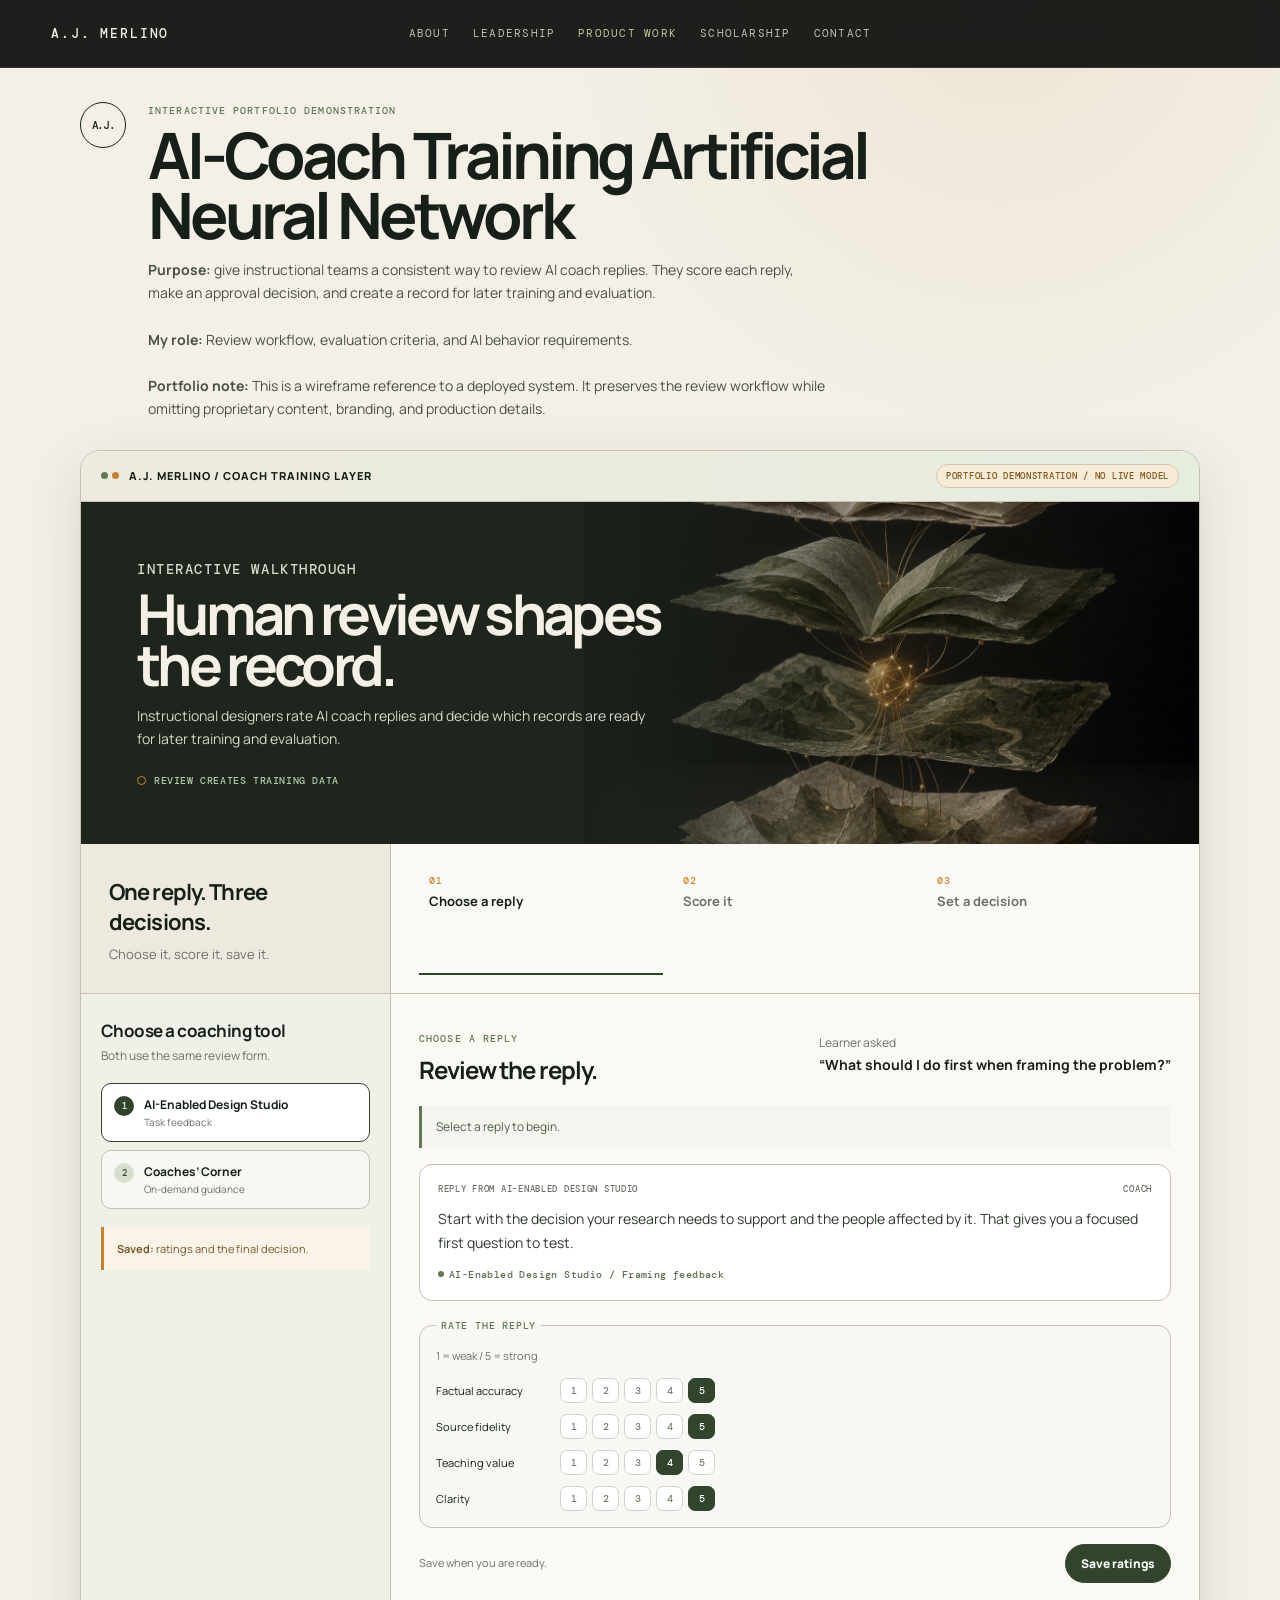
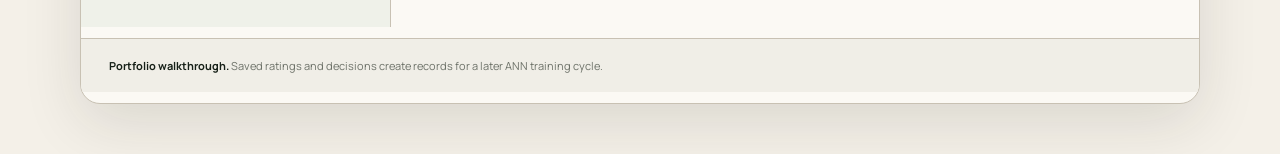
<file: public/projects/coach-training-ann.html>
<!doctype html>
<!-- Created by A.J. Merlino. Portfolio simulation of a governed coach-training workflow. -->
<html lang="en">
<head>
  <meta charset="utf-8" />
  <meta name="viewport" content="width=device-width, initial-scale=1" />
  <meta name="description" content="An interactive portfolio demonstration of a human-review workflow for evaluating AI coach replies and preparing records for a later training cycle." />
  <title>AI-Coach Training Artificial Neural Network | A.J. Merlino</title>
  <link rel="preconnect" href="https://fonts.googleapis.com" />
  <link rel="preconnect" href="https://fonts.gstatic.com" crossorigin />
  <link href="https://fonts.googleapis.com/css2?family=DM+Mono:wght@400;500&family=Manrope:wght@400;500;600;700;800&display=swap" rel="stylesheet" />
  <style>
    :root{--ink:#162018;--paper:#f4f0e8;--paper-2:#e7e0d1;--moss:#31452d;--moss-2:#607855;--line:#c8c1b3;--quiet:#6c7168;--amber:#c9812d;--amber-soft:#f7ead7;--wash:#fbf9f4;--good:#38683d;--bad:#9b543c;--mono:"DM Mono",ui-monospace,monospace;--sans:Manrope,Arial,sans-serif}
    *{box-sizing:border-box} html{background:var(--paper)} body{margin:0;color:var(--ink);background:radial-gradient(circle at 78% 0%,#eee6d5 0,transparent 29rem),var(--paper);font-family:var(--sans)} button{font:inherit;cursor:pointer} button:focus-visible{outline:3px solid var(--amber);outline-offset:3px} .shell{width:min(1120px,calc(100% - 32px));margin:0 auto;padding:22px 0 50px}
    .intro{display:grid;grid-template-columns:52px minmax(0,1fr);gap:16px;max-width:840px;margin:12px 0 30px}.mark{display:grid;place-items:center;width:46px;height:46px;border:1px solid var(--ink);border-radius:50%;font:500 11px var(--mono);letter-spacing:-.12em}.eyebrow,.mono{font:500 10px/1.5 var(--mono);letter-spacing:.11em;text-transform:uppercase}.eyebrow{margin:1px 0 7px;color:var(--moss-2)}h1{margin:0;font-size:clamp(2rem,5vw,4.25rem);letter-spacing:-.065em;line-height:.94}.intro p:last-child{max-width:680px;margin:13px 0 0;color:#495146;font-size:14px;line-height:1.65}
    .frame{overflow:hidden;border:1px solid var(--line);border-radius:20px;background:var(--wash);box-shadow:0 18px 60px rgba(30,37,27,.12)}.bar{display:flex;align-items:center;justify-content:space-between;gap:12px;padding:13px 20px;border-bottom:1px solid var(--line);background:linear-gradient(90deg,#eeeadf,#e5eddf)}.bar__name{display:flex;align-items:center;gap:10px;font-size:11px;font-weight:800;letter-spacing:.09em;text-transform:uppercase}.signal{display:flex;gap:4px}.signal i{width:7px;height:7px;border-radius:50%;background:var(--moss-2)}.signal i:last-child{background:var(--amber)}.status{padding:5px 9px;border:1px solid #d4c6af;border-radius:99px;background:var(--amber-soft);color:#845719;font:500 9px var(--mono);letter-spacing:.08em;text-transform:uppercase}
    .hero{position:relative;display:grid;grid-template-columns:1.15fr .85fr;min-height:300px;overflow:hidden;background:#1e251c;color:#f4f0e8}.hero__copy{position:relative;z-index:1;padding:clamp(28px,5vw,56px);display:grid;align-content:center}.hero h2{max-width:600px;margin:7px 0 13px;font-size:clamp(2rem,4.4vw,4.3rem);line-height:.91;letter-spacing:-.065em}.hero p{max-width:510px;margin:0;color:#d7d7ca;font-size:14px;line-height:1.65}.hero__image{position:absolute;inset:0 0 0 auto;width:55%;background:linear-gradient(90deg,#1e251c 0%,rgba(30,37,28,.44) 35%,rgba(30,37,28,.03) 100%),url("../assets/coach-ann-evidence-stack-v1.png") center/cover no-repeat;filter:saturate(.76) contrast(1.04)}.hero__note{display:flex;gap:8px;align-items:center;margin-top:23px;color:#b5c7a9;font:500 10px/1.5 var(--mono);letter-spacing:.06em;text-transform:uppercase}.hero__note::before{width:7px;height:7px;border:1px solid var(--amber);border-radius:50%;content:""}
    .walkthrough{display:grid;grid-template-columns:310px minmax(0,1fr);border-bottom:1px solid var(--line)}.walkthrough__intro{padding:28px;border-right:1px solid var(--line);background:#ede9df}.walkthrough__intro h3{margin:5px 0 7px;font-size:22px;letter-spacing:-.04em}.walkthrough__intro p:last-child{margin:0;color:var(--quiet);font-size:13px;line-height:1.6}.walkthrough__steps{display:grid;grid-template-columns:repeat(3,1fr);padding:18px 28px;gap:10px}.flow-step{display:grid;gap:6px;align-content:start;padding:12px 10px;border:0;border-bottom:2px solid transparent;background:transparent;color:var(--quiet);text-align:left}.flow-step:hover{color:var(--ink);background:rgba(49,69,45,.045)}.flow-step[aria-pressed="true"]{border-bottom-color:var(--moss);color:var(--ink);background:#f9faf6}.flow-step__number{color:var(--amber);font:500 10px var(--mono);letter-spacing:.08em}.flow-step strong{font-size:13px;line-height:1.25}.flow-step small{font-size:11px;line-height:1.45}
    .workspace{display:grid;grid-template-columns:310px minmax(0,1fr);min-height:530px}.authority{padding:25px 20px;background:#eff1e9;border-right:1px solid var(--line)}.authority__title{margin:0 0 5px;font-size:17px;letter-spacing:-.03em}.authority__text{margin:0 0 18px;color:var(--quiet);font-size:12px;line-height:1.55}.source-list{display:grid;gap:8px}.source{position:relative;width:100%;display:grid;grid-template-columns:21px 1fr;gap:9px;padding:12px;border:1px solid var(--line);border-radius:10px;background:rgba(255,255,255,.48);text-align:left;color:var(--ink);transition:transform .2s ease,border-color .2s ease,background .2s ease}.source:hover{transform:translateX(3px);border-color:var(--moss-2)}.source[aria-pressed="true"]{border-color:var(--moss);background:#fff}.source__number{display:grid;place-items:center;align-self:start;width:20px;height:20px;border-radius:50%;background:#d8dfcf;color:var(--moss);font:500 9px var(--mono)}.source[aria-pressed="true"] .source__number{background:var(--moss);color:#fff}.source strong{display:block;font-size:12px}.source small{display:block;margin-top:2px;color:var(--quiet);font-size:10px;line-height:1.4}.boundary{margin-top:18px;padding:13px;border-left:3px solid var(--amber);background:#faf4e8;color:#76592d;font-size:11px;line-height:1.55}
    .review{padding:28px}.review__top{display:flex;align-items:end;justify-content:space-between;gap:20px;margin-bottom:20px}.review h3{margin:4px 0 0;font-size:24px;letter-spacing:-.045em}.question{color:var(--quiet);font-size:12px}.question strong{display:block;margin-top:4px;color:var(--ink);font-size:14px}.stage-summary{padding:12px 14px;border-left:3px solid var(--moss-2);background:#f3f5ee;color:#52604e;font-size:12px;line-height:1.55}.stage-summary strong{color:var(--ink)}.draft{margin-top:16px;padding:18px;border:1px solid var(--line);border-radius:13px;background:#fff}.draft__meta{display:flex;justify-content:space-between;gap:10px;margin-bottom:12px;color:var(--quiet);font:500 9px var(--mono);letter-spacing:.08em;text-transform:uppercase}.draft__body{margin:0;color:#30382f;font-size:14px;line-height:1.7}.draft__source{display:inline-flex;align-items:center;gap:5px;margin-top:13px;color:#58704f;font:500 10px var(--mono);letter-spacing:.04em}.draft__source::before{width:6px;height:6px;border-radius:50%;background:var(--moss-2);content:""}
    .evaluation{display:grid;gap:11px;margin:18px 0 0;padding:16px;border:1px solid var(--line);border-radius:13px;background:#f7f8f3}.evaluation legend{padding:0 5px;color:var(--moss-2);font:500 10px var(--mono);letter-spacing:.08em;text-transform:uppercase}.evaluation__note{margin:0 0 2px;color:var(--quiet);font-size:11px;line-height:1.5}.criterion{display:grid;grid-template-columns:112px 1fr;gap:12px;align-items:center;font-size:11px}.rating{display:flex;gap:5px}.rating button{width:27px;height:25px;border:1px solid #cdd3c8;border-radius:7px;background:#fff;color:#72806d;font:500 10px var(--mono)}.rating button:hover{border-color:var(--moss-2);color:var(--moss)}.rating button[aria-pressed="true"]{border-color:var(--moss);background:var(--moss);color:#fff}.controls{display:flex;align-items:center;justify-content:space-between;gap:12px;margin:16px 0}.control-note{color:var(--quiet);font-size:11px;line-height:1.45}.evaluate{padding:10px 15px;border:1px solid var(--moss);border-radius:99px;background:var(--moss);color:#fff;font-size:12px;font-weight:800;transition:transform .2s ease,background .2s ease}.evaluate:hover{transform:translateY(-2px);background:#21351d}.evaluate[disabled]{cursor:wait;opacity:.7}
    .result{display:none;grid-template-columns:1fr .9fr;gap:16px;padding-top:17px;border-top:1px solid var(--line)}.result.show{display:grid;animation:rise .38s ease}.scores{display:grid;grid-template-columns:repeat(2,minmax(0,1fr));gap:8px}.score{display:flex;align-items:baseline;justify-content:space-between;gap:8px;padding:10px 0;color:var(--quiet);font-size:11px}.score em{color:var(--ink);font:500 12px var(--mono);font-style:normal}.outcome{padding:14px;border-radius:11px;background:#edf4e9;border:1px solid #caddc3}.outcome .mono{color:var(--good);font-size:9px}.outcome h4{margin:5px 0;font-size:15px}.outcome p{margin:0;color:#4d654d;font-size:11px;line-height:1.55}.decision-controls{display:flex;gap:7px;margin-top:12px}.decision{padding:8px 10px;border:1px solid #9bb394;border-radius:8px;background:#fff;color:#365334;font-size:11px;font-weight:800}.decision:hover{border-color:var(--moss);background:#f8fcf6}.decision[aria-pressed="true"]{background:var(--moss);border-color:var(--moss);color:#fff}.outcome.is-revision{background:#faf0e6;border-color:#e8c9a8}.outcome.is-revision .mono,.outcome.is-revision p{color:#84572c}.training-record{display:none;grid-column:1 / -1;margin:0;padding:14px;border-left:3px solid var(--moss);background:#eff1e9}.training-record.show{display:block;animation:rise .38s ease}.training-record__label{margin:0 0 6px;color:var(--moss-2);font:500 9px var(--mono);letter-spacing:.08em;text-transform:uppercase}.training-record__context{max-width:720px;margin:0 0 12px;color:#53614e;font-size:11px;line-height:1.55}.training-record pre{margin:0;overflow:auto;color:#344234;font:500 10px/1.6 var(--mono);white-space:pre-wrap}
    .footer-note{padding:18px 28px;border-top:1px solid var(--line);background:#f0eee7;color:var(--quiet);font-size:11px;line-height:1.55}.footer-note strong{color:var(--ink)}@keyframes rise{from{opacity:0;transform:translateY(8px)}to{opacity:1;transform:none}}@media(max-width:760px){.shell{width:min(100% - 20px,1120px);padding-top:8px}.hero{grid-template-columns:1fr;min-height:380px}.hero__image{width:100%;height:100%;opacity:.5;background:linear-gradient(0deg,#1e251c 0%,rgba(30,37,28,.48) 62%,rgba(30,37,28,.1) 100%),url("../assets/coach-ann-evidence-stack-v1.png") center/cover no-repeat}.walkthrough,.workspace{grid-template-columns:1fr}.walkthrough__intro,.authority{border-right:0;border-bottom:1px solid var(--line)}.walkthrough__steps{grid-template-columns:1fr;padding:10px 18px;gap:0}.flow-step{grid-template-columns:34px 1fr;column-gap:8px;border-bottom:1px solid var(--line)}.flow-step:last-child{border-bottom:0}.flow-step__number{grid-row:1 / span 2}.review__top,.controls{align-items:flex-start;flex-direction:column}.evaluation{gap:13px}.criterion{grid-template-columns:1fr;gap:6px}.result{grid-template-columns:1fr}.score{grid-template-columns:none}}
    @media(prefers-reduced-motion:reduce){*,*:before,*:after{animation-duration:.01ms!important;transition-duration:.01ms!important}}
  </style>
</head>
<body>
  <style>
    .portfolio-nav{position:sticky;top:0;z-index:10000;display:grid;grid-template-columns:1fr auto 1fr;align-items:center;min-height:68px;padding:0 clamp(20px,4vw,56px);background:rgba(16,18,15,.94);border-bottom:1px solid rgba(244,240,231,.1);backdrop-filter:blur(14px);color:#f4f0e7;font-family:"DM Mono",ui-monospace,monospace}
    .portfolio-nav__wordmark{justify-self:start;color:#f4f0e7;text-decoration:none;font-size:.82rem;font-weight:500;letter-spacing:.14em;line-height:1.35;text-transform:uppercase}.portfolio-nav__links{display:flex;gap:clamp(12px,1.8vw,30px);align-items:center;font-size:.7rem;letter-spacing:.11em;line-height:1.35;text-transform:uppercase}.portfolio-nav__links a{color:rgba(244,240,231,.76);text-decoration:none;transition:color 180ms ease}.portfolio-nav__links a:hover,.portfolio-nav__links a:focus-visible,.portfolio-nav__links a[aria-current="page"]{color:#b7c995}.portfolio-nav__spacer{justify-self:end;width:1px;height:1px}
    @media(max-width:760px){.portfolio-nav{grid-template-areas:"mark spacer" "links links";grid-template-columns:1fr auto;row-gap:10px;min-height:0;padding:15px 20px 13px}.portfolio-nav__wordmark{grid-area:mark}.portfolio-nav__links{grid-area:links;justify-content:space-between;gap:8px;font-size:.54rem}.portfolio-nav__spacer{grid-area:spacer}}
  </style>
  <nav class="portfolio-nav" aria-label="Portfolio navigation">
    <a class="portfolio-nav__wordmark" href="../../index.html#top" aria-label="A.J. Merlino home">A.J. Merlino</a>
    <div class="portfolio-nav__links"><a href="../about.html#bio">About</a><a href="../../index.html#leadership">Leadership</a><a href="../../index.html#work" aria-current="page">Product work</a><a href="../../index.html#music">Scholarship</a><a href="../../index.html#contact">Contact</a></div>
    <span class="portfolio-nav__spacer" aria-hidden="true"></span>
  </nav>
  <main class="shell">
    <section class="intro" aria-labelledby="project-title">
      <span class="mark" aria-hidden="true">A.J.</span>
      <div>
        <p class="eyebrow">Interactive portfolio demonstration</p>
        <h1 id="project-title">AI-Coach Training Artificial Neural Network</h1>
        <p><strong>Purpose:</strong> give instructional teams a consistent way to review AI coach replies. They score each reply, make an approval decision, and create a record for later training and evaluation.<br /><br /><strong>My role:</strong> Review workflow, evaluation criteria, and AI behavior requirements.<br /><br /><strong>Portfolio note:</strong> This is a wireframe reference to a deployed system. It preserves the review workflow while omitting proprietary content, branding, and production details.</p>
      </div>
    </section>

    <section class="frame" aria-label="Coach Training ANN portfolio simulation">
      <div class="bar"><div class="bar__name"><span class="signal" aria-hidden="true"><i></i><i></i></span>A.J. Merlino / Coach training layer</div><span class="status">Portfolio demonstration / no live model</span></div>
      <section class="hero" aria-labelledby="hero-title"><div class="hero__copy"><p class="eyebrow">Interactive walkthrough</p><h2 id="hero-title">Human review shapes the record.</h2><p>Instructional designers rate AI coach replies and decide which records are ready for later training and evaluation.</p><div class="hero__note">Review creates training data</div></div><div class="hero__image" aria-hidden="true"></div></section>

      <section class="walkthrough" aria-labelledby="walkthrough-title"><div class="walkthrough__intro"><h3 id="walkthrough-title">One reply. Three decisions.</h3><p>Choose it, score it, save it.</p></div><div class="walkthrough__steps" aria-label="Coach training walkthrough"><button class="flow-step" type="button" data-stage="policy" aria-pressed="true"><span class="flow-step__number">01</span><strong>Choose a reply</strong></button><button class="flow-step" type="button" data-stage="review" aria-pressed="false"><span class="flow-step__number">02</span><strong>Score it</strong></button><button class="flow-step" type="button" data-stage="release" aria-pressed="false"><span class="flow-step__number">03</span><strong>Set a decision</strong></button></div></section>

      <section class="workspace">
        <aside class="authority" aria-labelledby="authority-title"><h3 class="authority__title" id="authority-title">Choose a coaching tool</h3><p class="authority__text">Both use the same review form.</p><div class="source-list" role="group" aria-label="Coaching tools"><button class="source" type="button" data-source="studio" aria-pressed="true"><span class="source__number">1</span><span><strong>AI-Enabled Design Studio</strong><small>Task feedback</small></span></button><button class="source" type="button" data-source="corner" aria-pressed="false"><span class="source__number">2</span><span><strong>Coaches’ Corner</strong><small>On-demand guidance</small></span></button></div><p class="boundary"><strong>Saved:</strong> ratings and the final decision.</p></aside>
        <section class="review" aria-labelledby="review-title"><div class="review__top"><div><p class="eyebrow" id="stageEyebrow">Choose a reply</p><h3 id="review-title">Review the reply.</h3></div><p class="question">Learner asked<strong>“What should I do first when framing the problem?”</strong></p></div><p class="stage-summary" id="stageSummary">Select a reply to begin.</p><article class="draft"><div class="draft__meta"><span id="draftLabel">Reply from AI-Enabled Design Studio</span><span>Coach</span></div><p class="draft__body" id="draftBody">Start with the decision your research needs to support and the people affected by it. That gives you a focused first question to test.</p><span class="draft__source" id="draftSource">AI-Enabled Design Studio / Framing feedback</span></article><fieldset class="evaluation" id="evaluation"><legend>Rate the reply</legend><p class="evaluation__note">1 = weak / 5 = strong</p><div class="criterion"><span>Factual accuracy</span><div class="rating" role="group" aria-label="Factual accuracy rating"><button type="button" data-metric="accuracy" data-value="1">1</button><button type="button" data-metric="accuracy" data-value="2">2</button><button type="button" data-metric="accuracy" data-value="3">3</button><button type="button" data-metric="accuracy" data-value="4">4</button><button type="button" data-metric="accuracy" data-value="5">5</button></div></div><div class="criterion"><span>Source fidelity</span><div class="rating" role="group" aria-label="Source fidelity rating"><button type="button" data-metric="fidelity" data-value="1">1</button><button type="button" data-metric="fidelity" data-value="2">2</button><button type="button" data-metric="fidelity" data-value="3">3</button><button type="button" data-metric="fidelity" data-value="4">4</button><button type="button" data-metric="fidelity" data-value="5">5</button></div></div><div class="criterion"><span>Teaching value</span><div class="rating" role="group" aria-label="Teaching value rating"><button type="button" data-metric="teaching" data-value="1">1</button><button type="button" data-metric="teaching" data-value="2">2</button><button type="button" data-metric="teaching" data-value="3">3</button><button type="button" data-metric="teaching" data-value="4">4</button><button type="button" data-metric="teaching" data-value="5">5</button></div></div><div class="criterion"><span>Clarity</span><div class="rating" role="group" aria-label="Clarity rating"><button type="button" data-metric="clarity" data-value="1">1</button><button type="button" data-metric="clarity" data-value="2">2</button><button type="button" data-metric="clarity" data-value="3">3</button><button type="button" data-metric="clarity" data-value="4">4</button><button type="button" data-metric="clarity" data-value="5">5</button></div></div></fieldset><div class="controls"><p class="control-note" id="controlNote">Save when you are ready.</p><button class="evaluate" id="evaluate" type="button">Save ratings</button></div><section class="result" id="result" aria-live="polite"><div class="scores"><div class="score"><span>Factual accuracy</span><em>5/5</em></div><div class="score"><span>Source fidelity</span><em>5/5</em></div><div class="score"><span>Teaching value</span><em>4/5</em></div><div class="score"><span>Clarity</span><em>5/5</em></div></div><aside class="outcome" id="outcome"><p class="mono">Decision</p><h4>Set the decision.</h4><p id="outcomeCopy">Approve or disapprove this reply.</p><div class="decision-controls" role="group" aria-label="Instructor decision"><button class="decision" type="button" data-decision="approve" aria-pressed="false">Approve</button><button class="decision" type="button" data-decision="revise" aria-pressed="false">Disapprove</button></div></aside><section class="training-record" id="trainingRecord" aria-live="polite"><p class="training-record__label">Representative backend payload</p><p class="training-record__context">Displayed intentionally for this portfolio walkthrough. After the review is saved, this record is sent to the ANN training dataset, where it can be curated and prepared for a later training and evaluation cycle.</p><pre><code id="trainingCode"></code></pre></section></section></section>
      </section>
      <p class="footer-note"><strong>Portfolio walkthrough.</strong> Saved ratings and decisions create records for a later ANN training cycle.</p>
    </section>
  </main>
  <script>
    const samples = {
      studio: {
        label: 'Reply from AI-Enabled Design Studio',
        source: 'AI-Enabled Design Studio / Framing feedback',
        body: 'Start with the decision your research needs to support and the people affected by it. That gives you a focused first question to test.',
        note: 'Review this reply from the Design Studio.',
        ratings: { accuracy: 5, fidelity: 5, teaching: 4, clarity: 5 }
      },
      corner: {
        label: 'Reply from Coaches’ Corner',
        source: 'Coaches’ Corner / On-demand guidance',
        body: 'Name the decision your research needs to support, then identify the people affected. Use those details to choose the evidence you need next.',
        note: 'Review this reply from Coaches’ Corner.',
        ratings: { accuracy: 4, fidelity: 4, teaching: 5, clarity: 5 }
      }
    };

    const stages = {
      policy: {
        eyebrow: 'Choose a reply',
        title: 'Review the reply.',
        summary: 'Select a reply from a coaching tool.'
      },
      review: {
        eyebrow: 'Rate the reply',
        title: 'Rate what you see.',
        summary: 'Use the four review criteria.'
      },
      release: {
        eyebrow: 'Decision',
        title: 'Set the decision.',
        summary: 'Save the review as training data.'
      }
    };

    const sourceButtons = [...document.querySelectorAll('.source')];
    const flowButtons = [...document.querySelectorAll('.flow-step')];
    const label = document.querySelector('#draftLabel');
    const source = document.querySelector('#draftSource');
    const body = document.querySelector('#draftBody');
    const note = document.querySelector('#controlNote');
    const result = document.querySelector('#result');
    const outcome = document.querySelector('#outcome');
    const evaluate = document.querySelector('#evaluate');
    const stageEyebrow = document.querySelector('#stageEyebrow');
    const reviewTitle = document.querySelector('#review-title');
    const stageSummary = document.querySelector('#stageSummary');
    const scoreLabels = [...document.querySelectorAll('.score em')];
    const ratingButtons = [...document.querySelectorAll('.rating button')];
    const decisionButtons = [...document.querySelectorAll('.decision')];
    const outcomeCopy = document.querySelector('#outcomeCopy');
    const trainingRecord = document.querySelector('#trainingRecord');
    const trainingCode = document.querySelector('#trainingCode');
    let selected = 'studio';
    let ratings = { ...samples[selected].ratings };

    function setStage(stage, options = {}) {
      const item = stages[stage];
      flowButtons.forEach(button => button.setAttribute('aria-pressed', String(button.dataset.stage === stage)));
      stageEyebrow.textContent = item.eyebrow;
      reviewTitle.textContent = item.title;
      stageSummary.innerHTML = item.summary;

      if (stage === 'review' && options.focus) evaluate.focus();
    }

    function setSource(key) {
      selected = key;
      const item = samples[key];
      sourceButtons.forEach(button => button.setAttribute('aria-pressed', String(button.dataset.source === key)));
      label.textContent = item.label;
      source.textContent = item.source;
      body.textContent = item.body;
      note.textContent = item.note;
      ratings = { ...item.ratings };
      paintRatings();
      paintScores();
      result.classList.remove('show');
      trainingRecord.classList.remove('show');
      trainingCode.textContent = '';
      evaluate.textContent = 'Save ratings';
      outcome.classList.remove('is-revision');
      outcome.querySelector('.mono').textContent = 'Decision';
      outcome.querySelector('h4').textContent = 'Set the decision.';
      outcomeCopy.textContent = 'Approve or disapprove this reply.';
      decisionButtons.forEach(button => button.setAttribute('aria-pressed', 'false'));
      setStage('policy', { showResult: false });
    }

    function paintRatings() {
      ratingButtons.forEach(button => {
        const active = Number(button.dataset.value) === ratings[button.dataset.metric];
        button.setAttribute('aria-pressed', String(active));
      });
    }

    function paintScores() {
      const values = [ratings.accuracy, ratings.fidelity, ratings.teaching, ratings.clarity];
      scoreLabels.forEach((score, index) => score.textContent = `${values[index]}/5`);
    }

    function showResult() {
      paintScores();
      result.classList.add('show');
      evaluate.textContent = 'Choose another reply';
      setStage('release', { showResult: false });
    }

    sourceButtons.forEach(button => button.addEventListener('click', () => setSource(button.dataset.source)));
    ratingButtons.forEach(button => button.addEventListener('click', () => {
      ratings[button.dataset.metric] = Number(button.dataset.value);
      paintRatings();
      result.classList.remove('show');
      trainingRecord.classList.remove('show');
      trainingCode.textContent = '';
      evaluate.textContent = 'Save ratings';
      setStage('review');
    }));
    flowButtons.forEach(button => button.addEventListener('click', () => {
      const stage = button.dataset.stage;
      if (stage === 'release' && !result.classList.contains('show')) {
        setStage('review', { focus: true });
        return;
      }
      if (stage === 'review') setStage(stage, { focus: true });
      else setStage(stage);
    }));
    evaluate.addEventListener('click', () => {
      evaluate.disabled = true;
      evaluate.textContent = 'Saving ratings…';
      setStage('review');
      window.setTimeout(() => {
        evaluate.disabled = false;
        showResult();
      }, 420);
    });
    decisionButtons.forEach(button => button.addEventListener('click', () => {
      const approved = button.dataset.decision === 'approve';
      decisionButtons.forEach(choice => choice.setAttribute('aria-pressed', String(choice === button)));
      outcome.classList.toggle('is-revision', !approved);
      outcome.querySelector('.mono').textContent = approved ? 'Approved / saved' : 'Disapproved / saved';
      outcome.querySelector('h4').textContent = 'Training data saved.';
      outcomeCopy.textContent = approved
        ? 'The ANN keeps this as an example of strong feedback.'
        : 'The ANN keeps this as an example of feedback to improve.';

      const trainingPayload = {
        record_type: 'coach_reply_review',
        input: {
          learner_question: 'What should I do first when framing the problem?',
          coach_reply: samples[selected].body,
          source: selected === 'studio' ? 'ai_enabled_design_studio' : 'coaches_corner'
        },
        labels: {
          factual_accuracy: ratings.accuracy,
          source_fidelity: ratings.fidelity,
          teaching_value: ratings.teaching,
          clarity: ratings.clarity,
          decision: approved ? 'approved' : 'disapproved'
        },
        destination: 'ann_training_dataset',
        status: 'queued'
      };
      trainingCode.textContent = JSON.stringify(trainingPayload, null, 2);
      trainingRecord.classList.add('show');
    }));
    paintRatings();
    paintScores();
  </script>
</body>
</html>
</file>
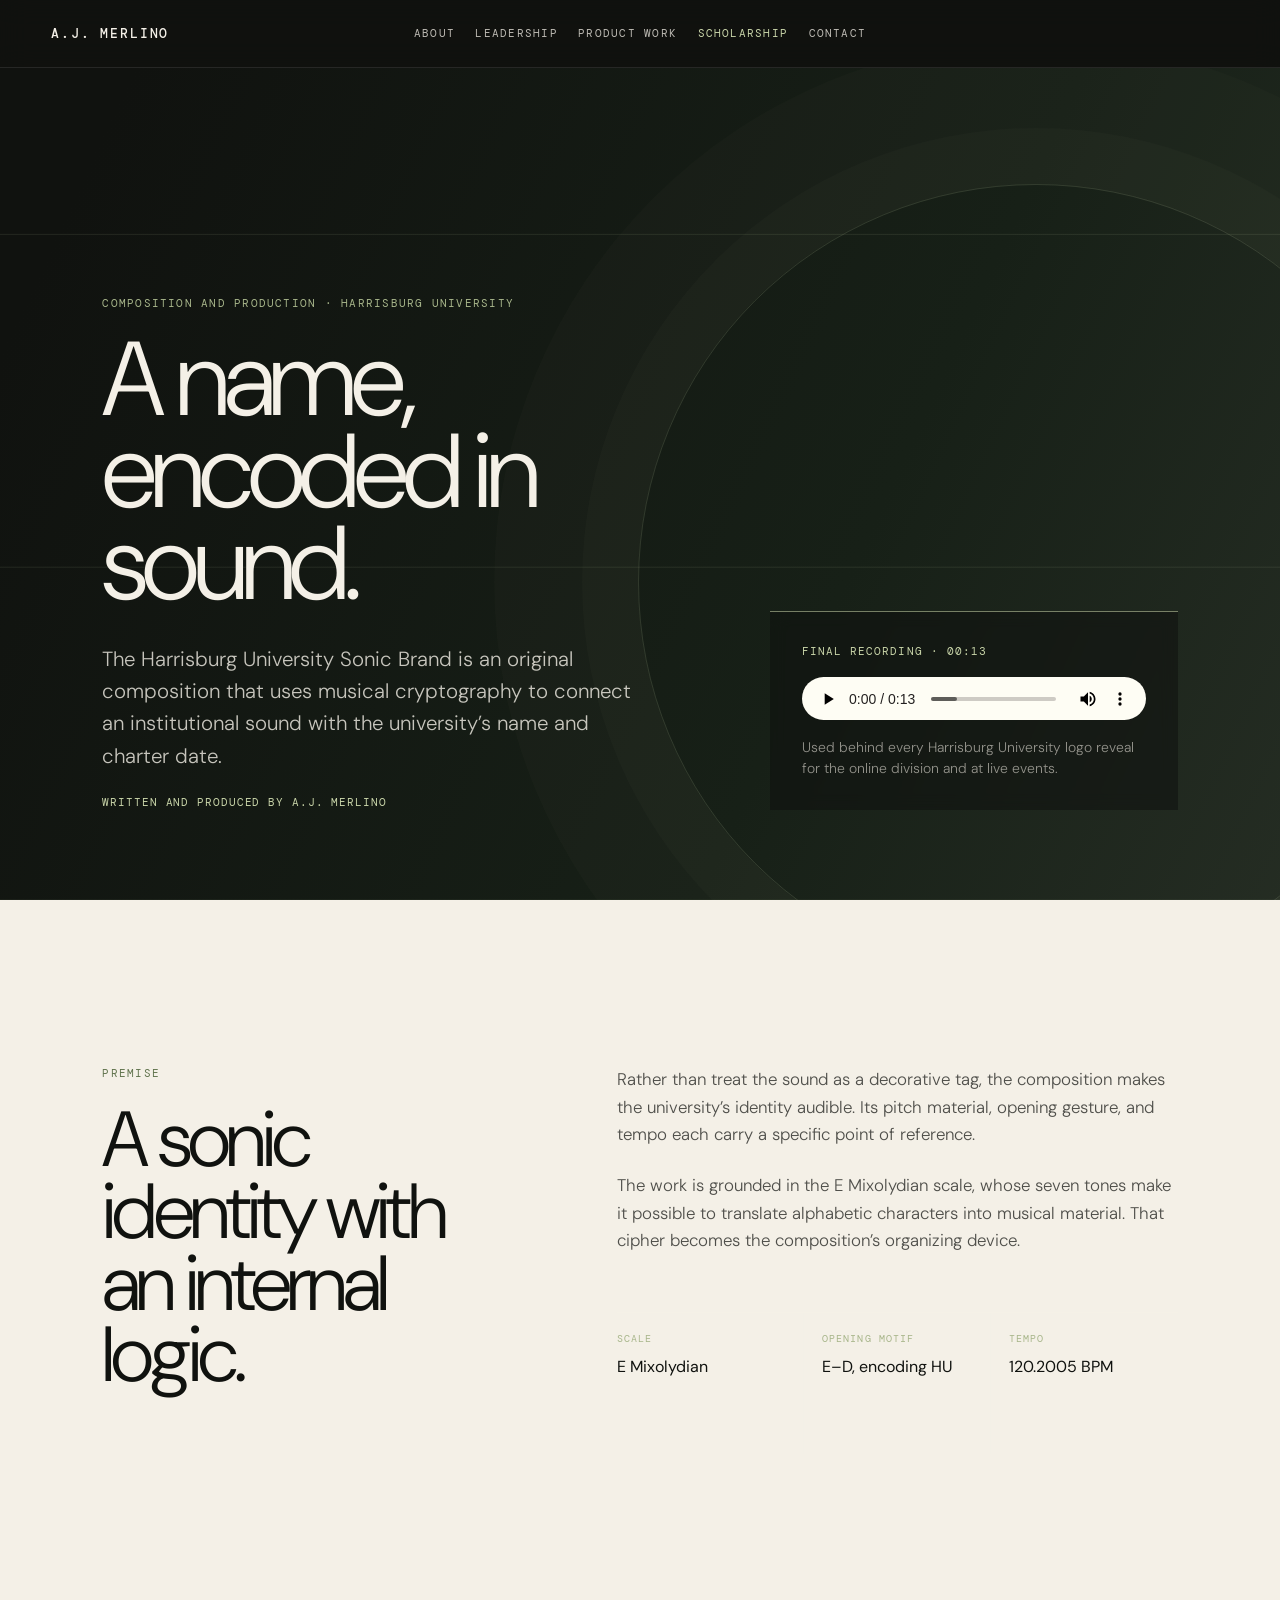
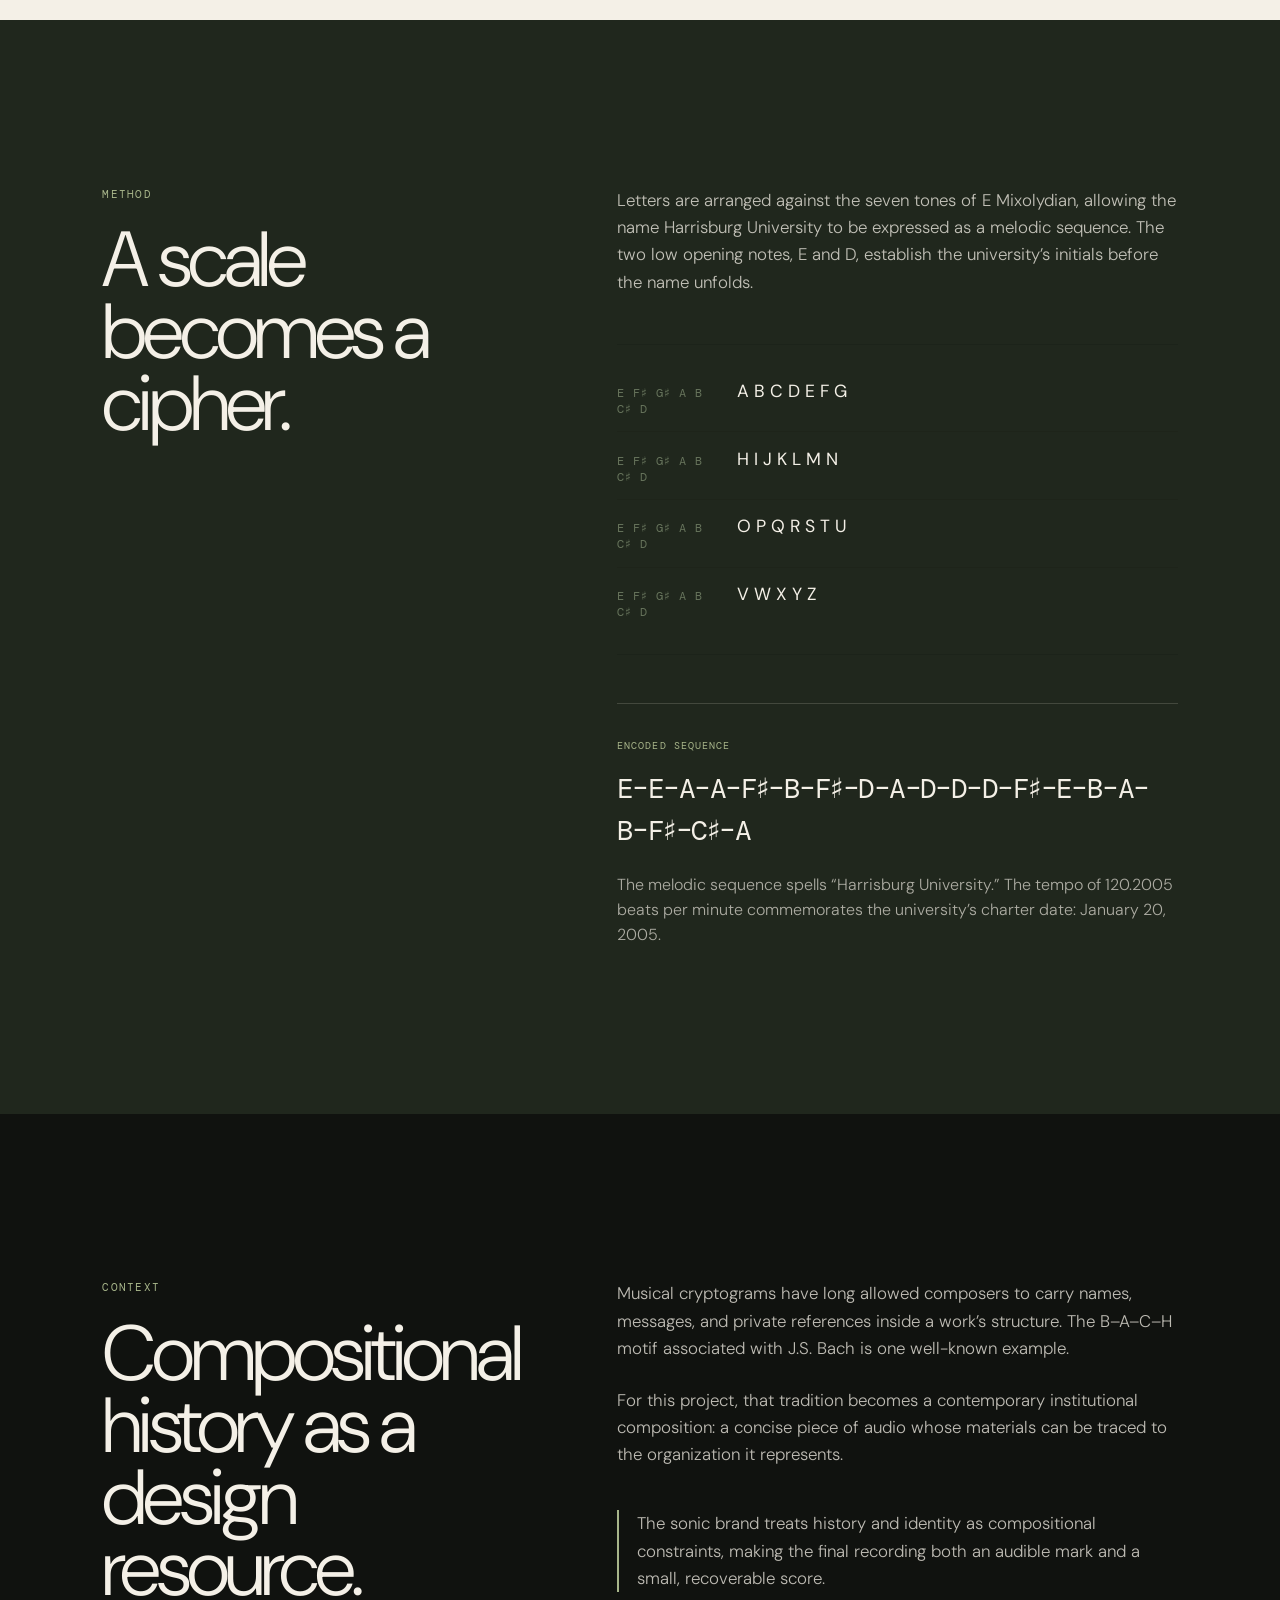
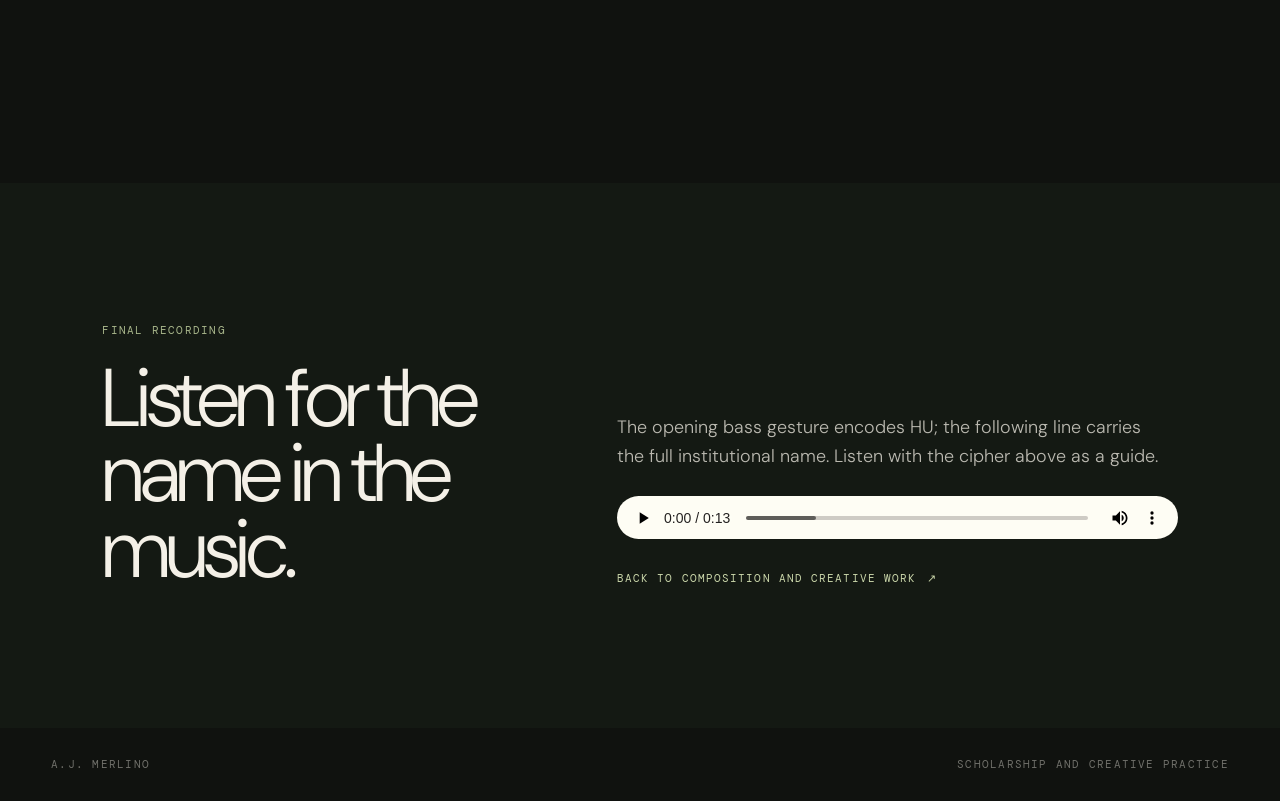
<file: public/projects/harrisburg-university-sonic-brand.html>
<!doctype html>
<html lang="en">
  <head>
    <meta charset="utf-8" />
    <meta name="viewport" content="width=device-width, initial-scale=1" />
    <meta name="description" content="A.J. Merlino wrote and produced the Harrisburg University Sonic Brand, an original composition built with musical cryptography." />
    <title>Harrisburg University Sonic Brand | A.J. Merlino</title>
    <link rel="preconnect" href="https://fonts.googleapis.com" />
    <link rel="preconnect" href="https://fonts.gstatic.com" crossorigin />
    <link href="https://fonts.googleapis.com/css2?family=DM+Mono:wght@400;500&amp;family=DM+Sans:opsz,wght@9..40,300;9..40,400;9..40,500&amp;display=swap" rel="stylesheet" />
    <style>
      :root { --ink: #10120f; --moss: #30372d; --lichen: #a7b58a; --lichen-bright: #c9d5a9; --parchment: #f4f0e7; --fog: #b7b5aa; --line: rgba(244, 240, 231, 0.16); --display: "DM Sans", Arial, sans-serif; --mono: "DM Mono", ui-monospace, monospace; --curve: cubic-bezier(0.16, 1, 0.3, 1); }
      * { box-sizing: border-box; }
      html { background: var(--ink); scroll-behavior: smooth; }
      body { min-width: 320px; margin: 0; background: var(--ink); color: var(--parchment); font-family: var(--display); }
      a { color: inherit; text-decoration: none; }
      :focus-visible { outline: 2px solid var(--lichen-bright); outline-offset: 5px; }
      .skip { position: fixed; z-index: 30; top: 1rem; left: 50%; padding: 0.7rem 0.9rem; transform: translate(-50%, -180%); background: var(--parchment); color: var(--ink); font: 0.7rem var(--mono); transition: transform 180ms var(--curve); }
      .skip:focus { transform: translate(-50%, 0); }
      .portfolio-nav { position: sticky; z-index: 10; top: 0; display: grid; grid-template-columns: 1fr auto 1fr; align-items: center; min-height: 68px; padding: 0 clamp(1.25rem, 4vw, 4.6rem); border-bottom: 1px solid rgba(244, 240, 231, 0.1); background: rgba(16, 18, 15, 0.94); backdrop-filter: blur(14px); }
      .portfolio-nav__wordmark, .portfolio-nav__links, .eyebrow, .meta dt, .sequence__label, .footer { font-family: var(--mono); font-size: 0.7rem; letter-spacing: 0.11em; line-height: 1.35; text-transform: uppercase; }
      .portfolio-nav__wordmark { font-size: 0.82rem; font-weight: 500; letter-spacing: 0.14em; }
      .portfolio-nav__links { display: flex; gap: clamp(0.75rem, 1.6vw, 1.75rem); color: rgba(244, 240, 231, 0.76); }
      .portfolio-nav__links a { transition: color 180ms ease; }
      .portfolio-nav__links a:hover, .portfolio-nav__links a:focus-visible, .portfolio-nav__links a[aria-current="page"] { color: var(--lichen-bright); }
      .portfolio-nav__spacer { justify-self: end; width: 1px; height: 1px; }
      .hero { position: relative; display: grid; min-height: calc(100svh - 68px); padding: clamp(7rem, 12vw, 10rem) clamp(1.25rem, 8vw, 9.5rem) clamp(4rem, 7vw, 6rem); overflow: hidden; background: #10120f; }
      .hero::before { position: absolute; inset: 0; background: repeating-linear-gradient(180deg, transparent 0, transparent calc(20% - 1px), rgba(201, 213, 169, 0.1) 20%, transparent calc(20% + 1px), transparent 40%), linear-gradient(115deg, #10120f 8%, #172017 65%, #30372d 130%); content: ""; }
      .hero::after { position: absolute; top: 14%; right: -12%; width: min(62vw, 52rem); aspect-ratio: 1; border: 1px solid rgba(201, 213, 169, 0.16); border-radius: 50%; box-shadow: 0 0 0 3.5rem rgba(201, 213, 169, 0.025), 0 0 0 9rem rgba(201, 213, 169, 0.018); content: ""; }
      .hero__grid { position: relative; z-index: 1; display: grid; grid-template-columns: minmax(0, 1.15fr) minmax(18rem, 0.85fr); gap: clamp(3rem, 9vw, 10rem); align-items: end; max-width: 82rem; }
      .eyebrow { margin: 0 0 1.4rem; color: var(--lichen); }
      h1, h2, h3, p, dl, figure { margin-top: 0; }
      h1, h2, h3 { font-weight: 300; letter-spacing: -0.05em; }
      h1 { max-width: 9.5ch; margin-bottom: 2rem; font-size: clamp(4rem, 8.2vw, 9.2rem); line-height: 0.88; }
      .hero__lede { max-width: 38rem; margin-bottom: 0; color: rgba(244, 240, 231, 0.8); font-size: clamp(1.08rem, 1.6vw, 1.35rem); font-weight: 300; line-height: 1.58; }
      .hero__credit { margin: 1.35rem 0 0; color: var(--lichen-bright); font: 0.7rem var(--mono); letter-spacing: 0.08em; line-height: 1.5; text-transform: uppercase; }
      .player { padding: clamp(1.35rem, 2.5vw, 2.1rem); border-top: 1px solid rgba(201, 213, 169, 0.55); background: rgba(16, 18, 15, 0.55); backdrop-filter: blur(8px); }
      .player__label { display: block; margin-bottom: 1.2rem; color: var(--lichen-bright); font: 0.67rem var(--mono); letter-spacing: 0.1em; text-transform: uppercase; }
      audio { display: block; width: 100%; height: 2.7rem; filter: sepia(0.2) saturate(0.68); }
      .player__note { margin: 1rem 0 0; color: rgba(244, 240, 231, 0.57); font-size: 0.87rem; font-weight: 300; line-height: 1.5; }
      .section { position: relative; display: grid; grid-template-columns: minmax(14rem, 0.8fr) minmax(20rem, 1.2fr); gap: clamp(3rem, 11vw, 13rem); padding: clamp(7rem, 13vw, 12rem) clamp(1.25rem, 8vw, 9.5rem); }
      .section--light { background: var(--parchment); color: var(--ink); }
      .section--moss { background: #20271d; }
      .section__heading { position: sticky; top: 7.8rem; align-self: start; }
      .section__heading h2 { max-width: 8.5ch; margin-bottom: 0; font-size: clamp(3.1rem, 6.1vw, 7.2rem); line-height: 0.92; }
      .section__content { max-width: 42rem; }
      .section__content > p { margin-bottom: 1.5rem; color: rgba(244, 240, 231, 0.76); font-size: clamp(1.05rem, 1.32vw, 1.22rem); font-weight: 300; line-height: 1.62; }
      .section--light .eyebrow { color: #60734d; }
      .section--light .section__content > p { color: rgba(16, 18, 15, 0.73); }
      .meta { display: grid; grid-template-columns: repeat(3, minmax(0, 1fr)); gap: 0; margin: 3.6rem 0 0; border-top: 1px solid var(--line); }
      .meta > div { min-height: 8.8rem; padding: 1.25rem 1.15rem 0 0; border-right: 1px solid var(--line); }
      .meta > div + div { padding-left: 1.15rem; }
      .meta > div:last-child { border-right: 0; }
      .meta dt { margin-bottom: 0.62rem; color: var(--lichen); font-size: 0.6rem; }
      .meta dd { margin: 0; font-size: 1rem; line-height: 1.42; }
      .score { display: grid; gap: 0; margin: 3rem 0 0; padding: 1.2rem 0; border-top: 1px solid rgba(16, 18, 15, 0.18); border-bottom: 1px solid rgba(16, 18, 15, 0.18); }
      .score__row { display: grid; grid-template-columns: 6.5rem 1fr; gap: 1rem; align-items: baseline; padding: 0.9rem 0; border-bottom: 1px solid rgba(16, 18, 15, 0.12); }
      .score__row:last-child { border-bottom: 0; }
      .score__notes { color: #67745c; font: 0.77rem var(--mono); letter-spacing: 0.08em; }
      .score__text { font-size: 1.1rem; line-height: 1.42; }
      .sequence { margin: 3rem 0 0; padding: 2.2rem 0 0; border-top: 1px solid var(--line); }
      .sequence__label { display: block; margin-bottom: 1rem; color: var(--lichen); font-size: 0.62rem; }
      .sequence__notes { display: block; max-width: 36rem; color: var(--parchment); font: clamp(1.2rem, 2.2vw, 2rem)/1.5 var(--mono); letter-spacing: -0.055em; overflow-wrap: anywhere; }
      .sequence__translation { margin: 1.2rem 0 0; color: rgba(244, 240, 231, 0.66); font-size: 1rem; font-weight: 300; line-height: 1.58; }
      .citation { margin: 2.6rem 0 0; padding-left: 1.1rem; border-left: 2px solid var(--lichen); color: rgba(244, 240, 231, 0.68); font-size: 0.98rem; font-weight: 300; line-height: 1.62; }
      .listen { display: grid; grid-template-columns: minmax(14rem, 0.8fr) minmax(20rem, 1.2fr); gap: clamp(3rem, 11vw, 13rem); padding: clamp(6rem, 11vw, 10rem) clamp(1.25rem, 8vw, 9.5rem); background: #141913; }
      .listen h2 { max-width: 7.8ch; margin: 0; font-size: clamp(3.2rem, 6.4vw, 7.4rem); font-weight: 300; letter-spacing: -0.05em; line-height: 0.92; }
      .listen__action { align-self: end; }
      .listen__action p { max-width: 34rem; margin-bottom: 1.6rem; color: rgba(244, 240, 231, 0.74); font-size: clamp(1.05rem, 1.4vw, 1.24rem); font-weight: 300; line-height: 1.6; }
      .return { display: inline-flex; gap: 0.65rem; align-items: center; margin-top: 2rem; color: var(--lichen-bright); font: 0.68rem var(--mono); letter-spacing: 0.1em; text-transform: uppercase; transition: color 180ms ease, transform 180ms var(--curve); }
      .return:hover, .return:focus-visible { color: var(--parchment); transform: translateX(0.3rem); }
      .footer { display: flex; justify-content: space-between; gap: 1rem; padding: 1.8rem clamp(1.25rem, 4vw, 4.6rem); color: rgba(244, 240, 231, 0.42); }
      .reveal { opacity: 0; transform: translateY(1.5rem); transition: opacity 680ms var(--curve), transform 680ms var(--curve); }
      .reveal.is-visible { opacity: 1; transform: none; }
      @media (max-width: 760px) {
        .portfolio-nav { grid-template-areas: "mark spacer" "links links"; grid-template-columns: 1fr auto; row-gap: 0.65rem; min-height: 0; padding: 1rem 1.25rem 0.85rem; }
        .portfolio-nav__wordmark { grid-area: mark; }
        .portfolio-nav__links { grid-area: links; justify-content: space-between; gap: 0.4rem; font-size: 0.54rem; }
        .portfolio-nav__spacer { grid-area: spacer; }
        .hero { min-height: calc(100svh - 91px); padding-top: 7rem; }
        .hero__grid, .section, .listen { display: block; }
        .player { margin-top: 3.5rem; }
        .section__heading { position: static; }
        .section__content { margin-top: 3.5rem; }
        .meta { grid-template-columns: 1fr; }
        .meta > div, .meta > div + div { min-height: 0; padding: 1.2rem 0; border-right: 0; border-bottom: 1px solid var(--line); }
        .meta > div:last-child { border-bottom: 0; }
        .score__row { grid-template-columns: 5.2rem 1fr; }
        .listen__action { margin-top: 3rem; }
        .footer { display: block; }
        .footer span { display: block; }
        .footer span + span { margin-top: 0.45rem; }
      }
      @media (prefers-reduced-motion: reduce) { html { scroll-behavior: auto; } .reveal { opacity: 1; transform: none; transition: none; } }
    </style>
  </head>
  <body>
    <a class="skip" href="#project-record">Skip to project record</a>
    <nav class="portfolio-nav" aria-label="Portfolio navigation">
      <a class="portfolio-nav__wordmark" href="../../index.html#top" aria-label="A.J. Merlino home">A.J. Merlino</a>
      <div class="portfolio-nav__links">
        <a href="../about.html#bio">About</a>
        <a href="../../index.html#leadership">Leadership</a>
        <a href="../../index.html#work">Product work</a>
        <a href="../../index.html#music" aria-current="page">Scholarship</a>
        <a href="../../index.html#contact">Contact</a>
      </div>
      <span class="portfolio-nav__spacer" aria-hidden="true"></span>
    </nav>

    <main id="project-record">
      <section class="hero" aria-labelledby="project-title">
        <div class="hero__grid">
          <div class="reveal">
            <p class="eyebrow">Composition and production · Harrisburg University</p>
            <h1 id="project-title">A name,<br />encoded in<br />sound.</h1>
            <p class="hero__lede">The Harrisburg University Sonic Brand is an original composition that uses musical cryptography to connect an institutional sound with the university&rsquo;s name and charter date.</p>
            <p class="hero__credit">Written and produced by A.J. Merlino</p>
          </div>
          <div class="player reveal" aria-label="Listen to the Harrisburg University Sonic Brand">
            <span class="player__label">Final recording · 00:13</span>
            <audio controls preload="metadata">
              <source src="../assets/hu-sonic-brand-final.wav" type="audio/wav" />
              Your browser does not support embedded audio. <a href="../assets/hu-sonic-brand-final.wav">Download the recording</a>.
            </audio>
            <p class="player__note">Used behind every Harrisburg University logo reveal for the online division and at live events.</p>
          </div>
        </div>
      </section>

      <section class="section section--light" aria-labelledby="premise-title">
        <div class="section__heading reveal"><p class="eyebrow">Premise</p><h2 id="premise-title">A sonic identity with an internal logic.</h2></div>
        <div class="section__content reveal">
          <p>Rather than treat the sound as a decorative tag, the composition makes the university&rsquo;s identity audible. Its pitch material, opening gesture, and tempo each carry a specific point of reference.</p>
          <p>The work is grounded in the E Mixolydian scale, whose seven tones make it possible to translate alphabetic characters into musical material. That cipher becomes the composition&rsquo;s organizing device.</p>
          <dl class="meta">
            <div><dt>Scale</dt><dd>E Mixolydian</dd></div>
            <div><dt>Opening motif</dt><dd>E–D, encoding HU</dd></div>
            <div><dt>Tempo</dt><dd>120.2005 BPM</dd></div>
          </dl>
        </div>
      </section>

      <section class="section section--moss" aria-labelledby="method-title">
        <div class="section__heading reveal"><p class="eyebrow">Method</p><h2 id="method-title">A scale becomes a cipher.</h2></div>
        <div class="section__content reveal">
          <p>Letters are arranged against the seven tones of E Mixolydian, allowing the name Harrisburg University to be expressed as a melodic sequence. The two low opening notes, E and D, establish the university&rsquo;s initials before the name unfolds.</p>
          <div class="score" aria-label="Musical cryptography reference">
            <div class="score__row"><span class="score__notes">E F♯ G♯ A B C♯ D</span><span class="score__text">A B C D E F G</span></div>
            <div class="score__row"><span class="score__notes">E F♯ G♯ A B C♯ D</span><span class="score__text">H I J K L M N</span></div>
            <div class="score__row"><span class="score__notes">E F♯ G♯ A B C♯ D</span><span class="score__text">O P Q R S T U</span></div>
            <div class="score__row"><span class="score__notes">E F♯ G♯ A B C♯ D</span><span class="score__text">V W X Y Z</span></div>
          </div>
          <div class="sequence">
            <span class="sequence__label">Encoded sequence</span>
            <span class="sequence__notes">E–E–A–A–F♯–B–F♯–D–A–D–D–D–F♯–E–B–A–B–F♯–C♯–A</span>
            <p class="sequence__translation">The melodic sequence spells “Harrisburg University.” The tempo of 120.2005 beats per minute commemorates the university&rsquo;s charter date: January 20, 2005.</p>
          </div>
        </div>
      </section>

      <section class="section" aria-labelledby="context-title">
        <div class="section__heading reveal"><p class="eyebrow">Context</p><h2 id="context-title">Compositional history as a design resource.</h2></div>
        <div class="section__content reveal">
          <p>Musical cryptograms have long allowed composers to carry names, messages, and private references inside a work&rsquo;s structure. The B–A–C–H motif associated with J.S. Bach is one well-known example.</p>
          <p>For this project, that tradition becomes a contemporary institutional composition: a concise piece of audio whose materials can be traced to the organization it represents.</p>
          <p class="citation">The sonic brand treats history and identity as compositional constraints, making the final recording both an audible mark and a small, recoverable score.</p>
        </div>
      </section>

      <section class="listen" aria-labelledby="listen-title">
        <div class="reveal"><p class="eyebrow">Final recording</p><h2 id="listen-title">Listen for the name in the music.</h2></div>
        <div class="listen__action reveal">
          <p>The opening bass gesture encodes HU; the following line carries the full institutional name. Listen with the cipher above as a guide.</p>
          <audio controls preload="metadata">
            <source src="../assets/hu-sonic-brand-final.wav" type="audio/wav" />
            Your browser does not support embedded audio. <a href="../assets/hu-sonic-brand-final.wav">Download the recording</a>.
          </audio>
          <a class="return" href="../../index.html#creative-work">Back to composition and creative work <span aria-hidden="true">↗</span></a>
        </div>
      </section>
    </main>

    <footer class="footer"><span>A.J. Merlino</span><span>Scholarship and creative practice</span></footer>
    <script>
      const reveals = document.querySelectorAll('.reveal');
      if (!window.matchMedia('(prefers-reduced-motion: reduce)').matches && 'IntersectionObserver' in window) {
        const observer = new IntersectionObserver(entries => entries.forEach(entry => {
          if (entry.isIntersecting) { entry.target.classList.add('is-visible'); observer.unobserve(entry.target); }
        }), { threshold: 0.12 });
        reveals.forEach(item => observer.observe(item));
      } else { reveals.forEach(item => item.classList.add('is-visible')); }
    </script>
  </body>
</html>
</file>
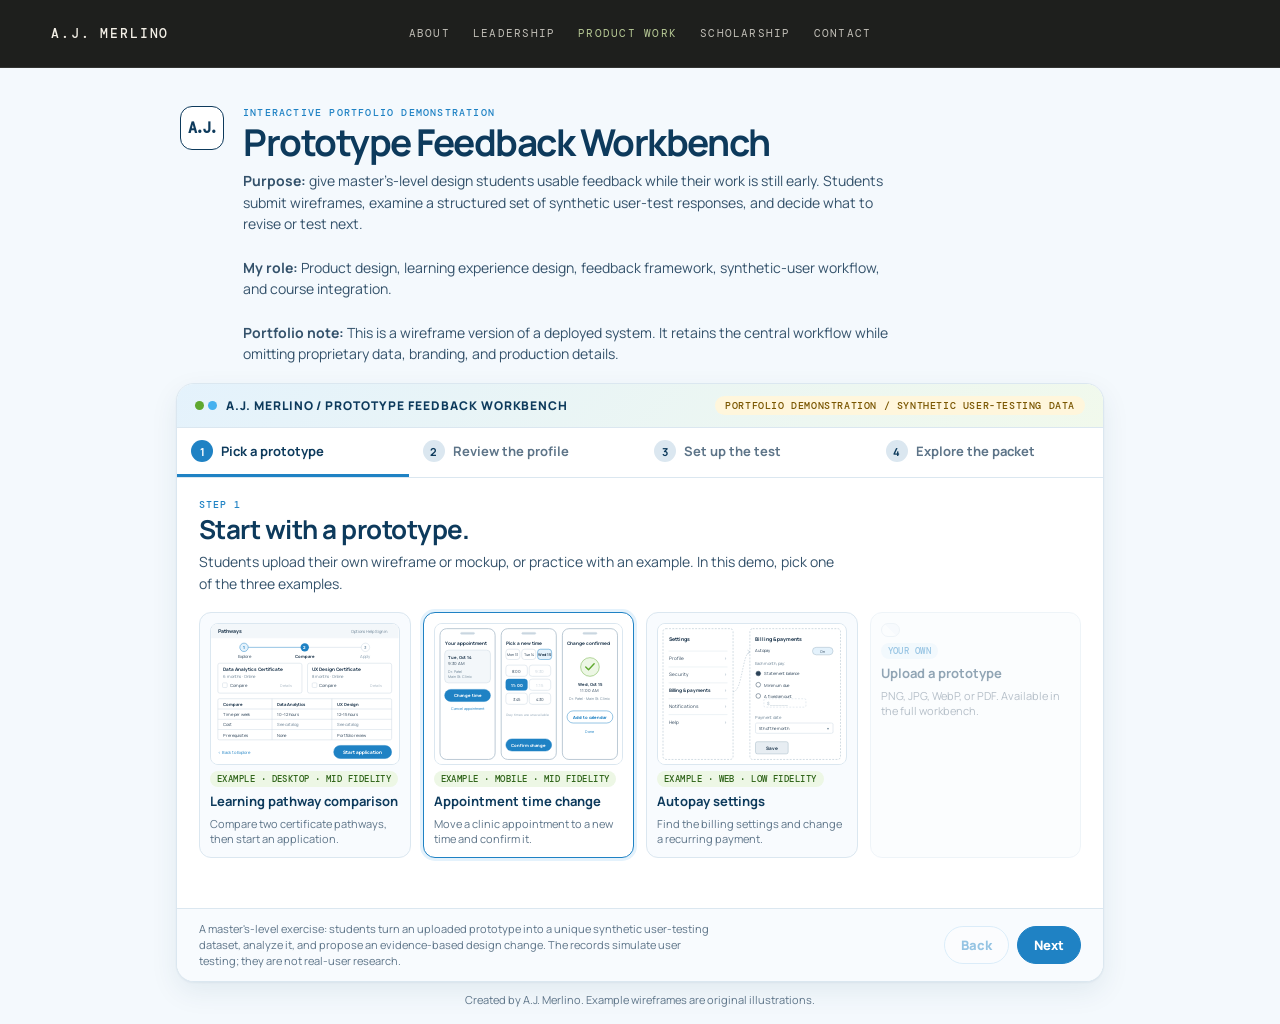
<file: public/projects/msdsgn-prototype-feedback-workbench.html>
<!doctype html>
<!-- Created by A.J. Merlino. Embeddable demo of the Prototype Feedback Workbench. -->
<html lang="en">
<head>
<meta charset="utf-8" />
<meta name="viewport" content="width=device-width, initial-scale=1" />
<meta name="description" content="An interactive portfolio demonstration of a formative-design tool that gives master's students synthetic user-testing data for their next revision." />
<title>Prototype Feedback Workbench | A.J. Merlino</title>
<link rel="preconnect" href="https://fonts.googleapis.com" />
<link rel="preconnect" href="https://fonts.gstatic.com" crossorigin />
<link href="https://fonts.googleapis.com/css2?family=DM+Mono:wght@400;500&family=Manrope:wght@400;600;700;800&display=swap" rel="stylesheet" />
<style>
:root{color-scheme:light;--paper:#f4f9fd;--surface:#fff;--soft:#f8fbfe;--ink:#0d3a5c;--body:#34526b;--muted:#5d7488;--line:#dbe7f0;--accent:#1f82c4;--accent-soft:#e4f2fc;--accent-line:#b8dbf3;--sky:#46b1ef;--green:#5fa82f;--green-soft:#edf7e5;--green-ink:#2f6419;--sun:#fff6dc;--sun-ink:#7a5600}
*{box-sizing:border-box}
html,body{margin:0;background:var(--paper);color:var(--ink);font-family:Manrope,"Helvetica Neue",Arial,sans-serif}
button{font:inherit;cursor:pointer}
button:disabled{cursor:not-allowed;opacity:.45}
:focus-visible{outline:3px solid var(--sky);outline-offset:2px}
.demo{max-width:960px;margin:0 auto;padding:16px}
.project-intro{display:grid;grid-template-columns:48px minmax(0,1fr);gap:15px;margin:22px 4px 18px;max-width:720px}
.signature-mark{display:grid;place-items:center;width:44px;height:44px;border:1.5px solid var(--ink);border-radius:12px;background:var(--surface);font:800 15px/1 "DM Mono",ui-monospace,monospace;letter-spacing:-.12em;color:var(--ink)}
.project-kicker{margin:0 0 4px;color:var(--accent);font:500 10px "DM Mono",ui-monospace,monospace;letter-spacing:.12em;text-transform:uppercase}
.project-intro h1{margin:0;font-size:clamp(25px,4vw,37px);line-height:1.05;letter-spacing:-.04em}
.project-intro p:last-child{margin:8px 0 0;color:var(--body);font-size:14px;line-height:1.55}
.frame{background:var(--surface);border:1px solid var(--line);border-radius:18px;box-shadow:0 1px 2px rgba(13,58,92,.05),0 10px 28px rgba(13,58,92,.08);overflow:hidden}
.bar{display:flex;align-items:center;justify-content:space-between;gap:10px;flex-wrap:wrap;padding:12px 18px;border-bottom:1px solid var(--line);background:linear-gradient(135deg,#e4f2fc,#f1f9ec)}
.bar .name{margin:0;display:flex;align-items:center;gap:22px;font-size:12px;font-weight:800;letter-spacing:.08em;text-transform:uppercase}
.bar .dot{width:9px;height:9px;border-radius:50%;background:var(--green);box-shadow:13px 0 0 var(--sky)}
.pill{padding:3px 10px;border-radius:999px;background:var(--sun);color:var(--sun-ink);font:500 10px "DM Mono",ui-monospace,monospace;letter-spacing:.06em;text-transform:uppercase}
.stepper{display:grid;grid-template-columns:repeat(4,1fr);gap:0;margin:0;padding:0;list-style:none;border-bottom:1px solid var(--line)}
.stepper button{width:100%;display:flex;align-items:center;gap:8px;padding:12px 14px;border:0;border-bottom:3px solid transparent;background:transparent;color:var(--muted);font-size:13px;font-weight:700;text-align:left}
.stepper b{display:inline-grid;place-items:center;flex:none;width:22px;height:22px;border-radius:50%;background:var(--line);color:var(--ink);font-size:11px}
.stepper button[aria-current="step"]{color:var(--ink);border-bottom-color:var(--accent)}
.stepper button[aria-current="step"] b{background:var(--accent);color:#fff}
.stepper button.done b{background:var(--green-soft);color:var(--green-ink)}
.stage{padding:20px 22px;min-height:430px}
.eyebrow{margin:0;color:var(--accent);font:500 10px "DM Mono",ui-monospace,monospace;letter-spacing:.1em;text-transform:uppercase}
h2{margin:4px 0 6px;font-size:clamp(20px,2.6vw,26px);line-height:1.15;letter-spacing:-.02em;text-wrap:balance}
h3{margin:0 0 6px;font-size:15px}
.lede{margin:0 0 16px;color:var(--body);font-size:14px;line-height:1.6;max-width:640px}
.cards{display:grid;grid-template-columns:repeat(4,1fr);gap:12px}
.opt{display:flex;flex-direction:column;gap:6px;padding:10px;border:1.5px solid var(--line);border-radius:12px;background:var(--soft);text-align:left;color:var(--ink)}
.opt:hover:not(:disabled){border-color:var(--accent-line)}
.opt[aria-pressed="true"]{border-color:var(--accent);box-shadow:0 0 0 3px var(--accent-soft);background:#fff}
.thumb{aspect-ratio:4/3;max-width:100%;border:1px solid var(--line);border-radius:8px;background:#fff;overflow:hidden}
.thumb svg{display:block;width:100%;height:100%}
.thumb.up{display:grid;place-items:center;background:repeating-linear-gradient(45deg,#f8fbfe,#f8fbfe 10px,#eef6fc 10px,#eef6fc 20px);color:var(--accent);font-size:30px}
.opt strong{font-size:13px;line-height:1.3}
.opt small{color:var(--muted);font-size:11px;line-height:1.4}
.tag{align-self:flex-start;padding:2px 7px;border-radius:999px;background:var(--green-soft);color:var(--green-ink);font:500 9px "DM Mono",ui-monospace,monospace;letter-spacing:.05em;text-transform:uppercase}
.tag.blue{background:var(--accent-soft);color:var(--accent)}
.profile{display:grid;grid-template-columns:minmax(0,230px) 1fr;gap:18px;align-items:start}
.img{border:1px solid var(--line);border-radius:10px;overflow:hidden;background:#fff}
.img svg{display:block;width:100%;height:auto}
.facts{display:grid;grid-template-columns:repeat(3,1fr);gap:8px;margin:12px 0}
.facts p{margin:0;padding:8px 10px;border:1px solid var(--line);border-radius:9px;background:var(--soft);display:grid;gap:2px}
.facts strong{font-size:10px;color:var(--muted);text-transform:uppercase;letter-spacing:.05em}
.facts span{font-size:14px;font-weight:800;text-transform:capitalize}
ul.tp{margin:0;padding-left:18px}
ul.tp li{margin:0 0 8px;color:var(--body);font-size:13px;line-height:1.5}
.signal{display:inline-block;margin-right:6px;padding:1px 7px;border-radius:999px;font:500 9px "DM Mono",ui-monospace,monospace;letter-spacing:.05em;text-transform:uppercase;vertical-align:1px}
.signal.visible_support{background:var(--green-soft);color:var(--green-ink)}
.signal.potential_friction{background:var(--sun);color:var(--sun-ink)}
.signal.not_shown{background:#f0f3f6;color:var(--muted);border:1px dashed #c6d3de}
.setup{display:grid;grid-template-columns:1fr 1fr;gap:16px}
.field{padding:12px 14px;border:1px solid var(--line);border-radius:12px;background:var(--soft)}
.field .lbl{margin:0 0 6px;color:var(--muted);font-size:11px;font-weight:700;text-transform:uppercase;letter-spacing:.05em}
.field .val{margin:0;font-size:15px;font-weight:800}
.field .note{margin:4px 0 0;color:var(--muted);font-size:12px;line-height:1.45}
.checks{display:grid;gap:6px;margin:0;padding:0;list-style:none}
.checks li{display:flex;gap:8px;align-items:center;padding:7px 10px;border-radius:8px;border:1px solid var(--line);background:#fff;color:var(--muted);font-size:13px}
.checks li.on{border-color:var(--accent-line);background:var(--accent-soft);color:var(--ink);font-weight:700}
.checks li::before{content:"";width:14px;height:14px;border-radius:3px;border:1.5px solid #9fb3c3;background:#fff;flex:none}
.checks li.on::before{border-color:var(--accent);background:var(--accent) url("data:image/svg+xml,%3Csvg xmlns='http://www.w3.org/2000/svg' viewBox='0 0 14 14'%3E%3Cpath d='M3 7.5l2.5 2.5L11 4.5' fill='none' stroke='white' stroke-width='2'/%3E%3C/svg%3E") center/12px no-repeat}
.kpis{display:grid;grid-template-columns:repeat(4,1fr);gap:10px;margin-bottom:14px}
.kpi{padding:10px 12px;border-radius:12px;border:1px solid var(--line);background:var(--soft)}
.kpi span{display:block;color:var(--muted);font-size:11px;font-weight:700}
.kpi strong{display:block;margin-top:2px;font-size:22px;font-variant-numeric:tabular-nums;letter-spacing:-.02em}
.kpi.id strong{font:600 16px "DM Mono",ui-monospace,monospace;margin-top:6px}
.table-wrap{overflow-x:auto;border:1px solid var(--line);border-radius:10px}
table{width:100%;min-width:640px;border-collapse:collapse;font-size:12px;font-variant-numeric:tabular-nums}
th,td{padding:8px 10px;border-bottom:1px solid var(--line);text-align:left;vertical-align:top;color:var(--body)}
th{background:var(--accent-soft);color:var(--ink);font-size:11px;white-space:nowrap}
tr:last-child td{border-bottom:0}
.quote{margin:12px 0 0;padding:10px 14px;border-left:3px solid var(--green);background:var(--green-soft);border-radius:0 10px 10px 0;color:var(--body);font-size:13px;line-height:1.5}
.quote cite{display:block;margin-top:4px;color:var(--green-ink);font:10px "DM Mono",ui-monospace,monospace;font-style:normal}
.nav{display:flex;align-items:center;justify-content:space-between;gap:10px;flex-wrap:wrap;padding:12px 22px;border-top:1px solid var(--line);background:var(--soft)}
.nav .note{margin:0;color:var(--muted);font-size:11px;line-height:1.45;max-width:520px}
.btns{display:flex;gap:8px}
.btn{padding:9px 16px;border-radius:999px;font-size:13px;font-weight:800;border:1.5px solid var(--accent-line);background:#fff;color:var(--accent)}
.btn.primary{border-color:var(--accent);background:var(--accent);color:#fff}
.credit{margin:10px 4px 0;color:var(--muted);font-size:11px;line-height:1.5;text-align:center}
.fade{animation:fade .25s ease}
@keyframes fade{from{opacity:.4;transform:translateY(4px)}to{opacity:1;transform:none}}
@media (max-width:760px){.cards{grid-template-columns:repeat(2,1fr)}.profile,.setup{grid-template-columns:1fr}.profile .img{max-width:300px}.kpis{grid-template-columns:repeat(2,1fr)}.facts{grid-template-columns:repeat(2,1fr)}.stepper button span{display:none}.stepper button{justify-content:center}.stage{padding:16px}.project-intro{grid-template-columns:40px minmax(0,1fr);margin:18px 2px}.signature-mark{width:38px;height:38px}}
@media (prefers-reduced-motion: reduce){.fade{animation:none}}
</style>
</head>
<body>
<style>
  .portfolio-nav{position:sticky;top:0;z-index:10000;display:grid;grid-template-columns:1fr auto 1fr;align-items:center;min-height:68px;padding:0 clamp(20px,4vw,56px);background:rgba(16,18,15,.94);border-bottom:1px solid rgba(244,240,231,.1);backdrop-filter:blur(14px);color:#f4f0e7;font-family:"DM Mono",ui-monospace,monospace}
  .portfolio-nav__wordmark{justify-self:start;color:#f4f0e7;text-decoration:none;font-size:.82rem;font-weight:500;letter-spacing:.14em;line-height:1.35;text-transform:uppercase}.portfolio-nav__links{display:flex;gap:clamp(12px,1.8vw,30px);align-items:center;font-size:.7rem;letter-spacing:.11em;line-height:1.35;text-transform:uppercase}.portfolio-nav__links a{color:rgba(244,240,231,.76);text-decoration:none;transition:color 180ms ease}.portfolio-nav__links a:hover,.portfolio-nav__links a:focus-visible,.portfolio-nav__links a[aria-current="page"]{color:#b7c995}.portfolio-nav__spacer{justify-self:end;width:1px;height:1px}
  @media(max-width:760px){.portfolio-nav{grid-template-areas:"mark spacer" "links links";grid-template-columns:1fr auto;row-gap:10px;min-height:0;padding:15px 20px 13px}.portfolio-nav__wordmark{grid-area:mark}.portfolio-nav__links{grid-area:links;justify-content:space-between;gap:8px;font-size:.54rem}.portfolio-nav__spacer{grid-area:spacer}}
</style>
<nav class="portfolio-nav" aria-label="Portfolio navigation">
  <a class="portfolio-nav__wordmark" href="../../index.html#top" aria-label="A.J. Merlino home">A.J. Merlino</a>
  <div class="portfolio-nav__links"><a href="../about.html#bio">About</a><a href="../../index.html#leadership">Leadership</a><a href="../../index.html#work" aria-current="page">Product work</a><a href="../../index.html#music">Scholarship</a><a href="../../index.html#contact">Contact</a></div>
  <span class="portfolio-nav__spacer" aria-hidden="true"></span>
</nav>
<div class="demo">
  <section class="project-intro" aria-labelledby="project-title">
    <span class="signature-mark" aria-hidden="true">A.J.</span>
    <div>
      <p class="project-kicker">Interactive portfolio demonstration</p>
      <h1 id="project-title">Prototype Feedback Workbench</h1>
      <p><strong>Purpose:</strong> give master’s-level design students usable feedback while their work is still early. Students submit wireframes, examine a structured set of synthetic user-test responses, and decide what to revise or test next.<br /><br /><strong>My role:</strong> Product design, learning experience design, feedback framework, synthetic-user workflow, and course integration.<br /><br /><strong>Portfolio note:</strong> This is a wireframe version of a deployed system. It retains the central workflow while omitting proprietary data, branding, and production details.</p>
    </div>
  </section>
  <div class="frame" role="region" aria-label="Prototype Feedback Workbench demo">
    <div class="bar"><p class="name"><span class="dot" aria-hidden="true"></span><span>A.J. Merlino / Prototype Feedback Workbench</span></p><span class="pill">Portfolio demonstration / synthetic user-testing data</span></div>
    <ol class="stepper" id="stepper"></ol>
    <div class="stage" id="stage" aria-live="polite"></div>
    <div class="nav"><p class="note">A master's-level exercise: students turn an uploaded prototype into a unique synthetic user-testing dataset, analyze it, and propose an evidence-based design change. The records simulate user testing; they are not real-user research.</p><div class="btns"><button class="btn" id="back" type="button">Back</button><button class="btn primary" id="next" type="button">Next</button></div></div>
  </div>
  <p class="credit">Created by A.J. Merlino. Example wireframes are original illustrations.</p>
</div>
<script>
// Created by A.J. Merlino.
(function attachMSDSGNDataEngine(global) {
  const contexts = {
    product: { label: "Digital product", organization: "Juniper Financial", task: "update a recurring-payment preference", participant: "Account holders", stakeholder: "Morgan Reyes", role: "Product Director", decision: "Prioritize the next account-management release", goal: "keep a payment preference current without calling support", stages: ["Open account settings", "Find payment preferences", "Select a new option", "Review confirmation"], channels: ["web", "mobile app", "support chat"], roleFamily: "Product and digital product leadership" },
    ux: { label: "Digital experience", organization: "Pathway Learning Network", task: "complete a learning-pathway application", participant: "Prospective learners", stakeholder: "Taylor Okafor", role: "Digital Experience Lead", decision: "Improve the application experience before enrollment season", goal: "understand pathway fit and submit an application with confidence", stages: ["Explore pathways", "Compare requirements", "Start application", "Confirm submission"], channels: ["web", "mobile web", "admissions phone"], roleFamily: "UX and digital experience" },
    industrial: { label: "Connected product", organization: "Lumen Home", task: "set up a connected air-quality monitor", participant: "New device owners", stakeholder: "Devon Shah", role: "Innovation Portfolio Lead", decision: "Reduce setup failure before the next device release", goal: "get the device working and understand its air-quality reading", stages: ["Unbox device", "Connect to home network", "Calibrate sensor", "Interpret reading"], channels: ["device display", "mobile companion app", "phone support"], roleFamily: "Physical product and industrial innovation" },
    service: { label: "Service experience", organization: "Crestline Conference Hotel", task: "change an event registration and arrival request", participant: "Conference guests", stakeholder: "Avery Morgan", role: "Guest Experience Director", decision: "Improve arrival and registration service before the next event", goal: "update plans and arrive prepared without repeated contacts", stages: ["Review registration", "Update arrival request", "Receive confirmation", "Prepare for arrival"], channels: ["guest portal", "mobile web", "event service desk"], roleFamily: "Service event and experience leadership" },
    custom: { label: "Submitted prototype", channels: ["uploaded prototype"], roleFamily: "Student-defined design context" }
  };
  const priorities = { access: { label: "Accessibility and trust", clarity: -0.15, barrier: 0.18, contact: 0.02 }, cost: { label: "Repeat-contact cost", clarity: -0.08, barrier: 0.05, contact: 0.11 }, speed: { label: "Speed of resolution", clarity: 0.02, barrier: 0.08, contact: 0.07 }, neutral: { label: "No preset business priority", clarity: 0, barrier: 0, contact: 0 } };
  const audiences = {
    core: { label: "New or infrequent task users", profileKey: "mixed", note: "People encountering this task for the first time or after a long gap.", segment: "new or infrequent task users", segments: [{ label: "First-time user", clarityShift: -0.08 }, { label: "Returning after a long gap", clarityShift: -0.02 }, { label: "Low-confidence digital user", clarityShift: -0.12, supportShift: 0.07 }] },
    returning: { label: "Returning or experienced users", profileKey: "mixed", note: "People who have completed a similar task before and bring prior expectations to the flow.", segment: "returning or experienced users", segments: [{ label: "Frequent user", clarityShift: 0.1 }, { label: "Occasional user", clarityShift: 0.03 }, { label: "Experienced user with changed expectations", clarityShift: -0.03, supportShift: 0.02 }] },
    assistive: { label: "Keyboard and screen-reader users", profileKey: "assistive", note: "People who use keyboard navigation or a screen reader while completing the task. The access method alone does not imply a barrier.", segment: "keyboard and screen-reader users", segments: [{ label: "Keyboard-first user" }, { label: "Screen-reader user" }, { label: "Uses multiple assistive tools" }] },
    mobile: { label: "Mobile and low-bandwidth users", profileKey: "mobile", note: "People using a mobile device or a constrained connection while completing the task.", segment: "mobile and low-bandwidth users", segments: [{ label: "Mobile-primary user", clarityShift: -0.02 }, { label: "Constrained-connection user", clarityShift: -0.12, supportShift: 0.06 }, { label: "Completing task while mobile", clarityShift: -0.08, supportShift: 0.03 }] },
    time: { label: "Time-pressured or high-stakes users", profileKey: "mixed", note: "People completing the task under time pressure or where an incorrect result has meaningful consequences.", segment: "time-pressured or high-stakes users", supportShift: 0.07, clarityShift: -0.06, segments: [{ label: "Time-pressured user", clarityShift: -0.08, supportShift: 0.05 }, { label: "High-consequence decision maker", clarityShift: -0.1, supportShift: 0.08 }, { label: "Interrupted user", clarityShift: -0.06, supportShift: 0.04 }] },
    proxy: { label: "Proxy or limited-information users", profileKey: "mixed", note: "People completing the task for someone else or without all the information or authority they need.", segment: "proxy or limited-information users", supportShift: 0.12, clarityShift: -0.08, segments: [{ label: "Completing task for another person", clarityShift: -0.1, supportShift: 0.09 }, { label: "Needs support to confirm outcome", clarityShift: -0.12, supportShift: 0.12 }, { label: "Has authority or information limits", clarityShift: -0.07, supportShift: 0.06 }] }
  };
  const profiles = { mixed: { label: "Mixed access needs", access: "mixed access contexts", barrier: 0.08, device: ["desktop", "mobile", "tablet"] }, assistive: { label: "Keyboard and screen-reader access", access: "keyboard or screen-reader use", barrier: 0.08, device: ["desktop", "tablet"] }, mobile: { label: "Mobile and low-bandwidth access", access: "mobile or constrained connection", barrier: 0.1, device: ["mobile", "mobile", "tablet"] } };
  const prototypeLibrary = {
    pathway: { label: "Learning pathway application", description: "A mid-fidelity flow for comparing options and submitting a learning-pathway application.", contextKey: "ux", priorityKey: "access", audienceKey: "core", fidelity: "mid", flowKey: "application", artifact: { taskPath: "mixed", decisionLoad: "high", confirmation: "partial", accessSupport: "partial" } },
    appointment: { label: "Care appointment change", description: "A mid-fidelity mobile flow for changing an appointment and confirming next steps.", contextKey: "service", priorityKey: "speed", audienceKey: "proxy", fidelity: "mid", flowKey: "scheduling", artifact: { taskPath: "clear", decisionLoad: "moderate", confirmation: "clear", accessSupport: "partial" } },
    account: { label: "Payment preference settings", description: "A low-fidelity account-management flow for finding and updating a recurring-payment preference.", contextKey: "product", priorityKey: "cost", audienceKey: "returning", fidelity: "low", flowKey: "account", artifact: { taskPath: "mixed", decisionLoad: "moderate", confirmation: "missing", accessSupport: "unknown" } },
    monitor: { label: "Connected monitor setup", description: "A mid-fidelity companion-app flow for setting up a connected air-quality monitor.", contextKey: "industrial", priorityKey: "access", audienceKey: "mobile", fidelity: "mid", flowKey: "setup", artifact: { taskPath: "mixed", decisionLoad: "high", confirmation: "partial", accessSupport: "partial" } },
    event: { label: "Conference arrival plan", description: "A low-fidelity registration flow for updating arrival and accessibility requests before an event.", contextKey: "service", priorityKey: "access", audienceKey: "assistive", fidelity: "low", flowKey: "event", artifact: { taskPath: "unclear", decisionLoad: "moderate", confirmation: "partial", accessSupport: "unknown" } }
  };
  const flows = {
    application: { label: "Complete an application or request", contextKey: "ux", priorityKey: "access", task: "complete an application or request", goal: "understand the requirements and submit the request with confidence" },
    scheduling: { label: "Schedule, change, or confirm an appointment", contextKey: "service", priorityKey: "speed", task: "schedule, change, or confirm an appointment", goal: "make a change and understand what will happen next" },
    account: { label: "Find and update an account setting", contextKey: "product", priorityKey: "cost", task: "find and update an account setting", goal: "make a change without needing to contact support" },
    setup: { label: "Set up or troubleshoot a connected product", contextKey: "industrial", priorityKey: "access", task: "set up or troubleshoot a connected product", goal: "complete setup and understand the result" },
    event: { label: "Manage an event registration or arrival plan", contextKey: "service", priorityKey: "access", task: "manage an event registration or arrival plan", goal: "update plans and receive a clear confirmation" },
    comparison: { label: "Compare options and make a choice", contextKey: "ux", priorityKey: "access", task: "compare options and make a choice", goal: "identify a suitable option and understand the next step" },
    other: { label: "Task shown in the uploaded prototype", contextKey: "custom", priorityKey: "neutral", task: "attempt the task shown in the prototype", goal: "complete the task and understand the outcome" }
  };
  const lenses = {
    navigation: { label: "Task completion", themes: ["Starting the task", "Finding the next step", "Completing the task"] },
    clarity: { label: "Clarity", themes: ["Understanding labels", "Understanding information", "Knowing what happens next"] },
    accessibility: { label: "Accessibility", themes: ["Using controls", "Reading or hearing feedback", "Working with constraints"] },
    trust: { label: "Confidence and confirmation", themes: ["Trusting the result", "Finding confirmation", "Knowing the task is complete"] }
  };
  const artifactFactors = {
    taskPath: { clear: { clarity: 0.12, complexity: -0.1 }, mixed: { clarity: 0, complexity: 0 }, unclear: { clarity: -0.18, complexity: 0.14 } },
    decisionLoad: { low: { clarity: 0.08, complexity: -0.08 }, moderate: { clarity: 0, complexity: 0 }, high: { clarity: -0.14, complexity: 0.17 } },
    confirmation: { clear: { clarity: 0.1, contact: -0.05 }, partial: { clarity: 0, contact: 0 }, missing: { clarity: -0.15, contact: 0.1 } },
    accessSupport: { strong: { barrier: -0.08, clarity: 0.03 }, partial: { barrier: 0, clarity: 0 }, unknown: { barrier: 0, clarity: 0 } }
  };
  const artifactDefaults = { taskPath: "mixed", decisionLoad: "moderate", confirmation: "partial", accessSupport: "partial" };
  function clamp(value, min, max) { return Math.max(min, Math.min(max, value)); }
  function hash(text) { return [...text].reduce((total, char) => ((total * 31) + char.charCodeAt(0)) >>> 0, 2166136261); }
  function rngFrom(seed) { let state = seed >>> 0; return function random() { state += 0x6D2B79F5; let result = state; result = Math.imul(result ^ (result >>> 15), result | 1); result ^= result + Math.imul(result ^ (result >>> 7), result | 61); return ((result ^ (result >>> 14)) >>> 0) / 4294967296; }; }
  function pick(random, options) { return options[Math.floor(random() * options.length)]; }
  function percent(value) { return Math.round(value * 100) + "%"; }
  function artifactProfile(input) {
    const profile = Object.assign({}, artifactDefaults, input || {});
    const effect = { clarity: 0, complexity: 0, contact: 0, barrier: 0 };
    Object.entries(profile).forEach(([key, value]) => {
      const factor = artifactFactors[key] && artifactFactors[key][value];
      if (factor) Object.keys(effect).forEach(effectKey => { effect[effectKey] += factor[effectKey] || 0; });
    });
    return { profile, effect };
  }
  function touchpointsFrom(analysis) {
    return (Array.isArray(analysis.touchpoints) ? analysis.touchpoints : []).filter(item => item && lenses[item.lens] && ["visible_support", "potential_friction", "not_shown"].includes(item.signal) && String(item.element || "").trim() && String(item.observation || "").trim()).slice(0, 6).map(item => ({
      screen_or_page: String(item.screen_or_page || "Artifact").trim().slice(0, 100),
      element: String(item.element).trim().slice(0, 100),
      observation: String(item.observation).trim().slice(0, 300),
      lens: item.lens,
      signal: item.signal
    }));
  }
  function testId(config) { const keys = [config.source || "claude-artifact-analysis", config.prototypeLabel || "custom", config.flowKey, config.audienceKey, (config.lenses || []).slice().sort().join("-"), JSON.stringify(config.artifact || {}), JSON.stringify(config.touchpoints || []), config.count]; return "PT-" + String(hash(keys.join("|")) % 1000000).padStart(6, "0"); }
  function responseFor(record, task, random, touchpoint, concern) {
    if (touchpoint) {
      const element = "“" + touchpoint.element + "”";
      if (touchpoint.signal === "not_shown") return "I could not judge " + element + " from the submitted prototype.";
      if (record.task_completed === "no") return "I did not finish the task after reaching " + element + ".";
      if (touchpoint.lens === "navigation") return concern ? "I had to pause at " + element + " to find the next step." : element + " helped me find the next step.";
      if (touchpoint.lens === "clarity") return concern ? "I needed more explanation at " + element + "." : element + " gave me enough information to continue.";
      if (touchpoint.lens === "accessibility") return concern ? "I needed another way to use " + element + "." : "I could use " + element + " in this simulated test.";
      return concern ? "I was not sure what " + element + " meant for the result." : element + " helped me understand the result.";
    }
    const options = {
      "Starting the task": ["I could find where to begin.", "I was not sure where to begin.", "I looked in more than one place before I started."], "Finding the next step": ["The next step was easy to find.", "I had to pause to work out the next step.", "I expected the next step somewhere else."], "Completing the task": ["I completed the task without help.", "I completed it after getting help.", "I did not complete the task."], "Understanding labels": ["The labels matched what I expected.", "One or more labels were unclear.", "I needed more explanation before choosing."], "Understanding information": ["The information was enough to decide.", "Some information was hard to interpret.", "I could not find information I needed."], "Knowing what happens next": ["I understood what would happen next.", "I was unsure what would happen next.", "I expected a clearer next-step explanation."], "Using controls": ["The controls worked in the way I expected.", "A control was difficult to use.", "I needed a different way to complete the action."], "Reading or hearing feedback": ["I could perceive the feedback I needed.", "Feedback was present but difficult to perceive.", "I did not notice feedback confirming my action."], "Working with constraints": ["I could complete the task in my situation.", "My device or connection made the task harder.", "The task did not work well with my access needs."], "Trusting the result": ["I trusted the result of my action.", "I was not fully confident the action worked.", "I wanted independent confirmation before trusting the result."], "Finding confirmation": ["I found clear confirmation.", "Confirmation was difficult to find.", "I could not tell whether the change was saved."], "Knowing the task is complete": ["I knew when I was finished.", "I was not sure whether I had finished.", "I expected a stronger completion signal."]
    };
    if (record.task_completed === "no") return "I was not able to complete the task.";
    if (record.accessibility_barrier === "yes" && random() < 0.45) return "I needed another way to complete the task.";
    const choices = options[record.feedback_theme] || ["I could continue.", "I needed more information."];
    return concern ? pick(random, choices.slice(1)) : choices[0];
  }
  function commentFor(record, task, random, touchpoint, concern) {
    if (touchpoint) {
      const place = touchpoint.screen_or_page === "Artifact" ? "the prototype" : touchpoint.screen_or_page;
      const element = "“" + touchpoint.element + "”";
      if (touchpoint.signal === "not_shown") return "I could not see " + element + " in the submitted prototype, so I could not judge that part of the task.";
      if (record.task_completed === "no") return "I did not finish the task. I reached " + element + " on " + place + ".";
      if (concern) return "On " + place + ", I had to slow down at " + element + " while trying to " + task + ".";
      return "On " + place + ", " + element + " helped me continue with the task.";
    }
    const openers = ["For " + task + ", ", "While trying to " + task + ", ", "In this flow, "];
    if (record.task_completed === "no") return pick(random, openers) + "I stopped because I was not sure how to continue.";
    if (record.accessibility_barrier === "yes") return pick(random, openers) + "I needed the interaction and feedback to work more clearly with my access setup.";
    if (record.contacted_support === "yes") return pick(random, openers) + "I could continue, but I contacted support to confirm the result.";
    if (record.ease_rating_1_to_7 <= 3) return pick(random, openers) + "I completed the task, but I had to slow down and check whether I understood the next step.";
    return pick(random, openers) + "the task was straightforward and I understood the result.";
  }
  function themeFor(selectedLenses, artifact, random) {
    const candidates = selectedLenses.flatMap(key => lenses[key].themes);
    const weights = candidates.map(theme => {
      let weight = 1;
      if (artifact.profile.taskPath === "unclear" && /task|step/.test(theme)) weight += 2;
      if (artifact.profile.decisionLoad === "high" && /information|labels/.test(theme)) weight += 2;
      if (artifact.profile.confirmation === "missing" && /confirmation|complete/.test(theme)) weight += 3;
      if (artifact.profile.accessSupport === "unknown" && /controls|feedback|constraints/.test(theme)) weight += 2;
      return weight;
    });
    const target = random() * weights.reduce((sum, weight) => sum + weight, 0);
    let total = 0;
    for (let index = 0; index < candidates.length; index += 1) { total += weights[index]; if (target <= total) return candidates[index]; }
    return candidates[0];
  }
  function generateFeedback(options) {
    const config = options || {};
    const source = config.source || "claude-artifact-analysis";
    const analysis = config.analysis || {};
    const libraryPrototype = source === "library" ? prototypeLibrary[config.prototypeKey] : null;
    const baseFlow = flows[analysis.flow_key || config.flowKey || (libraryPrototype && libraryPrototype.flowKey)] || flows.other;
    const flow = Object.assign({}, baseFlow, { label: analysis.primary_task || baseFlow.label, task: analysis.primary_task || baseFlow.task, goal: analysis.task_goal || baseFlow.goal });
    const audience = audiences[config.audienceKey || (libraryPrototype && libraryPrototype.audienceKey)] || audiences.core;
    const context = source === "library" ? (contexts[config.contextKey || libraryPrototype.contextKey] || contexts.custom) : contexts.custom;
    const priority = source === "library" ? (priorities[config.priorityKey || libraryPrototype.priorityKey] || priorities.neutral) : priorities.neutral;
    const profile = profiles[audience.profileKey];
    const selectedLenses = [...new Set((config.lenses && config.lenses.length ? config.lenses : ["navigation", "clarity"]).filter(key => lenses[key]))];
    const count = clamp(Math.round(Number(config.count) || 120), 1, 1000);
    const artifact = artifactProfile(source === "library" ? Object.assign({}, libraryPrototype.artifact, config.artifact || {}) : config.artifact);
    const touchpoints = touchpointsFrom(analysis);
    const eligibleTouchpoints = touchpoints.filter(item => selectedLenses.includes(item.lens));
    const frictionCount = touchpoints.filter(item => item.signal === "potential_friction").length;
    const supportCount = touchpoints.filter(item => item.signal === "visible_support").length;
    const cueClarity = clamp((supportCount - frictionCount) * 0.025, -0.1, 0.1);
    const cueBarrier = clamp(touchpoints.filter(item => item.lens === "accessibility").reduce((sum, item) => sum + (item.signal === "potential_friction" ? 0.04 : item.signal === "visible_support" ? -0.03 : 0), 0), -0.08, 0.08);
    const prototypeLabel = analysis.artifact_label || (libraryPrototype ? libraryPrototype.label : ((config.fidelity === "low" ? "Low-fidelity" : "Mid-fidelity") + " uploaded prototype"));
    const id = testId({ source, prototypeLabel, flowKey: flow.label, audienceKey: audience.segment, lenses: selectedLenses, artifact: artifact.profile, touchpoints, count });
    const random = rngFrom(hash(id));
    const task = flow.task;
    const records = [];
    for (let index = 0; index < count; index += 1) {
      const segment = pick(random, audience.segments);
      const digitalConfidence = clamp(0.22 + (random() * 0.7), 0.1, 0.95);
      const complexity = 0.25 + (random() * 0.65) + artifact.effect.complexity;
      const channel = pick(random, context.channels);
      const device = pick(random, profile.device);
      const accessibilityBarrier = random() < clamp(profile.barrier + priority.barrier + artifact.effect.barrier + cueBarrier - (digitalConfidence * 0.11), 0.05, 0.68);
      const clarity = clamp(0.77 - (complexity * 0.32) + (digitalConfidence * 0.18) + priority.clarity + artifact.effect.clarity + cueClarity + (audience.clarityShift || 0) + (segment.clarityShift || 0) - (accessibilityBarrier ? 0.29 : 0), 0.12, 0.96);
      const completed = random() < clamp(0.35 + (clarity * 0.52) - (accessibilityBarrier ? 0.16 : 0), 0.16, 0.94);
      const confidence = Math.round(clamp(1 + (clarity * 3.4) + (completed ? 0.35 : -0.6) + ((random() - 0.5) * 0.8), 1, 5));
      const ease = Math.round(clamp(1 + (clarity * 5.2) + (completed ? 0.35 : -0.75) + ((random() - 0.5) * 1.2), 1, 7));
      const contactedSupport = random() < clamp(0.05 + (1 - clarity) * 0.43 + priority.contact + artifact.effect.contact + (audience.supportShift || 0) + (segment.supportShift || 0) + (completed ? 0 : 0.17), 0.04, 0.78);
      const touchpoint = eligibleTouchpoints.length ? pick(random, eligibleTouchpoints) : null;
      const theme = touchpoint ? pick(random, lenses[touchpoint.lens].themes) : themeFor(selectedLenses, artifact, random);
      const concernChance = clamp(0.15 + (completed ? 0 : 0.65) + (ease <= 3 ? 0.28 : 0) + (accessibilityBarrier ? 0.1 : 0) + (touchpoint && touchpoint.signal === "potential_friction" ? 0.2 : 0) - (touchpoint && touchpoint.signal === "visible_support" ? 0.1 : 0), 0.05, 0.95);
      const concern = !completed || ease <= 3 || (accessibilityBarrier && touchpoint && touchpoint.lens === "accessibility") || random() < concernChance;
      const record = { data_status: "synthetic", test_id: id, simulation_basis: source === "claude-artifact-analysis" ? "Claude visible-artifact profile" : (source === "library" ? "prepared artifact profile" : "student-confirmed artifact profile"), prototype_source: source === "claude-artifact-analysis" ? "student-submitted prototype analyzed by Claude" : (source === "library" ? "prepared prototype" : "student-submitted prototype"), prototype_label: prototypeLabel, prototype_fidelity: libraryPrototype ? libraryPrototype.fidelity : (config.fidelity || "mid"), task_flow: flow.label, artifact_task_path: artifact.profile.taskPath, artifact_decision_load: artifact.profile.decisionLoad, artifact_confirmation: artifact.profile.confirmation, artifact_access_support: artifact.profile.accessSupport, participant_id: id + "-P" + String(index + 1).padStart(4, "0"), participant_group: audience.segment, participant_segment: segment.label, channel, device, access_context: profile.access, accessibility_barrier: accessibilityBarrier ? "yes" : "no", task_completed: completed ? "yes" : "no", time_to_complete_seconds: Math.round(clamp(85 + (complexity * 310) + (accessibilityBarrier ? 135 : 0) + (contactedSupport ? 90 : 0) - (digitalConfidence * 65), 60, 720)), contacted_support: contactedSupport ? "yes" : "no", ease_rating_1_to_7: ease, confidence_rating_1_to_5: confidence, feedback_theme: theme, artifact_touchpoint_screen: touchpoint ? touchpoint.screen_or_page : "", artifact_touchpoint: touchpoint ? touchpoint.element : "", artifact_observation: touchpoint ? touchpoint.observation : "", artifact_signal: touchpoint ? touchpoint.signal : "", feedback_response_choice: "", feedback_comment: "" };
      record.feedback_response_choice = responseFor(record, task, random, touchpoint, concern);
      record.feedback_comment = commentFor(record, task, random, touchpoint, concern);
      records.push(record);
    }
    return { caseId: id, context, priority, profile, audience, flow, task, source, prototype: libraryPrototype, prototypeLabel, artifact, analysis, touchpoints, lenses: selectedLenses, records };
  }
  function summarize(records, profile) {
    const total = records.length || 1, overview = list => ({ completed: list.filter(record => record.task_completed === "yes").length / (list.length || 1), support: list.filter(record => record.contacted_support === "yes").length / (list.length || 1), ease: list.reduce((sum, record) => sum + Number(record.ease_rating_1_to_7), 0) / (list.length || 1) }), choices = {};
    records.forEach(record => { const key = record.feedback_theme + "|" + record.feedback_response_choice; choices[key] = (choices[key] || 0) + 1; });
    return { total, all: overview(records), lowerEase: overview(records.filter(record => Number(record.ease_rating_1_to_7) <= 3)), barrier: overview(records.filter(record => record.accessibility_barrier === "yes")), choices: Object.entries(choices).map(([key, count]) => { const parts = key.split("|"); return { theme: parts[0], response: parts[1], count }; }).sort((a, b) => b.count - a.count) };
  }
  function csv(records) { const headers = Object.keys(records[0] || {}), escape = value => { const raw = String(value ?? ""); const safe = typeof value === "string" && /^[\s]*[=+@\-]/.test(raw) ? "'" + raw : raw; return '"' + safe.replace(/"/g, '""') + '"'; }; return [headers.join(","), ...records.map(record => headers.map(header => escape(record[header])).join(","))].join("\n"); }
  function plan(scenario) { return { data_status: "synthetic test protocol", test_id: scenario.caseId, prototype: scenario.prototypeLabel, prototype_source: scenario.source === "claude-artifact-analysis" ? "student-submitted prototype analyzed by Claude" : (scenario.source === "library" ? "prepared prototype" : "student-submitted prototype"), task_flow: scenario.flow.label, participant_condition: scenario.audience.label, artifact_profile: scenario.artifact.profile, artifact_analysis: scenario.analysis, artifact_touchpoints: scenario.touchpoints, unanchored_feedback_questions: scenario.lenses.filter(key => !scenario.touchpoints.some(item => item.lens === key)).map(key => lenses[key].label), feedback_questions: scenario.lenses.map(key => lenses[key].label), record_count: scenario.records.length, method_boundary: "Claude analyzed observable artifact features to create this profile. Touchpoints condition simulated feedback only; they are not observed user reactions. Questions without matching visible touchpoints receive generic synthetic feedback. The records do not report real-user behavior or establish causation." }; }
  global.MSDSGNDataEngine = { audiences, prototypeLibrary, flows, lenses, artifactDefaults, generateFeedback, summarize, csv, plan, percent };
}(typeof window === "undefined" ? globalThis : window));
</script>
<script>
// Created by A.J. Merlino.
// Three original example wireframes with prepared, hand-written visible-feature profiles.
// Each profile describes only what its wireframe draws. The profiles are prepared examples, not Claude output or user research.
(function (global) {
  const F = 'font-family="Manrope,Helvetica,Arial,sans-serif"';
  const T = (x, y, s, text, o) => `<text x="${x}" y="${y}" font-size="${s}" ${F} fill="${(o && o.fill) || "#2b4257"}"${o && o.w ? ` font-weight="${o.w}"` : ""}${o && o.a ? ` text-anchor="${o.a}"` : ""}>${text}</text>`;
  const R = (x, y, w, h, o) => `<rect x="${x}" y="${y}" width="${w}" height="${h}" rx="${(o && o.r) ?? 4}" fill="${(o && o.fill) || "#ffffff"}" stroke="${(o && o.stroke) || "#c9d6e0"}" stroke-width="${(o && o.sw) || 1}"${o && o.dash ? ' stroke-dasharray="4 3"' : ""}/>`;
  const svg = (label, body) => `<svg viewBox="0 0 400 300" xmlns="http://www.w3.org/2000/svg" role="img" aria-label="${label}"><rect width="400" height="300" fill="#ffffff"/>${body}</svg>`;

  const pathwaySvg = svg("Wireframe: learning pathway comparison page with a three-step progress bar, two pathway cards, a comparison table, and a Start application button",
    R(0, 0, 400, 30, { r: 0, fill: "#f3f7fa", stroke: "#f3f7fa" }) + T(14, 20, 11, "Pathways", { w: 800 }) + T(300, 20, 9, "Options   Help   Sign in", { fill: "#6d8496" }) +
    `<circle cx="70" cy="50" r="9" fill="#e4f2fc" stroke="#1f82c4"/><circle cx="200" cy="50" r="9" fill="#1f82c4"/><circle cx="330" cy="50" r="9" fill="#ffffff" stroke="#c9d6e0"/><line x1="79" y1="50" x2="191" y2="50" stroke="#1f82c4"/><line x1="209" y1="50" x2="321" y2="50" stroke="#c9d6e0"/>` +
    T(70, 53, 9, "1", { a: "middle", fill: "#1f82c4", w: 800 }) + T(200, 53, 9, "2", { a: "middle", fill: "#ffffff", w: 800 }) + T(330, 53, 9, "3", { a: "middle", fill: "#8aa0b2", w: 800 }) +
    T(70, 72, 9, "Explore", { a: "middle" }) + T(200, 72, 9, "Compare", { a: "middle", w: 800 }) + T(330, 72, 9, "Apply", { a: "middle", fill: "#8aa0b2" }) +
    R(14, 84, 180, 64) + T(24, 101, 10, "Data Analytics Certificate", { w: 800 }) + T(24, 115, 9, "6 months · Online", { fill: "#6d8496" }) + R(24, 126, 10, 10, { r: 2 }) + T(39, 135, 9, "Compare") + T(148, 135, 8, "Details", { fill: "#aab8c4" }) +
    R(206, 84, 180, 64) + T(216, 101, 10, "UX Design Certificate", { w: 800 }) + T(216, 115, 9, "8 months · Online", { fill: "#6d8496" }) + R(216, 126, 10, 10, { r: 2 }) + T(231, 135, 9, "Compare") + T(340, 135, 8, "Details", { fill: "#aab8c4" }) +
    R(14, 160, 372, 88, { r: 3 }) + `<line x1="14" y1="182" x2="386" y2="182" stroke="#c9d6e0"/><line x1="14" y1="204" x2="386" y2="204" stroke="#c9d6e0"/><line x1="14" y1="226" x2="386" y2="226" stroke="#c9d6e0"/><line x1="130" y1="160" x2="130" y2="248" stroke="#c9d6e0"/><line x1="258" y1="160" x2="258" y2="248" stroke="#c9d6e0"/>` +
    T(24, 175, 9, "Compare", { w: 800 }) + T(140, 175, 9, "Data Analytics", { w: 800 }) + T(268, 175, 9, "UX Design", { w: 800 }) +
    T(24, 197, 9, "Time per week") + T(140, 197, 9, "10–12 hours") + T(268, 197, 9, "12–15 hours") +
    T(24, 219, 9, "Cost") + T(140, 219, 9, "See catalog", { fill: "#6d8496" }) + T(268, 219, 9, "See catalog", { fill: "#6d8496" }) +
    T(24, 241, 9, "Prerequisites") + T(140, 241, 9, "None") + T(268, 241, 9, "Portfolio review") +
    R(262, 260, 124, 28, { r: 14, fill: "#1f82c4", stroke: "#1f82c4" }) + T(324, 278, 10, "Start application", { a: "middle", fill: "#ffffff", w: 800 }) + T(14, 278, 9, "‹ Back to Explore", { fill: "#1f82c4" }));

  const phone = (x, title, inner) => R(x, 10, 118, 280, { r: 14, stroke: "#9fb3c3", sw: 1.5 }) + R(x + 44, 18, 30, 4, { r: 2, fill: "#c9d6e0", stroke: "#c9d6e0" }) + T(x + 10, 44, 10, title, { w: 800 }) + inner;
  const appointmentSvg = svg("Wireframe: three mobile screens showing an appointment, a new-time picker with a Confirm change button, and a Change confirmed screen with Add to calendar",
    phone(10, "Your appointment",
      R(20, 56, 98, 70, { r: 8, fill: "#f3f7fa" }) + T(28, 74, 9, "Tue, Oct 14", { w: 800 }) + T(28, 88, 9, "9:30 AM") + T(28, 104, 8, "Dr. Patel", { fill: "#6d8496" }) + T(28, 116, 8, "Main St. Clinic", { fill: "#6d8496" }) +
      R(20, 140, 98, 26, { r: 13, fill: "#1f82c4", stroke: "#1f82c4" }) + T(69, 157, 9, "Change time", { a: "middle", fill: "#fff", w: 800 }) +
      T(69, 184, 8, "Cancel appointment", { a: "middle", fill: "#1f82c4" })) +
    phone(141, "Pick a new time",
      R(151, 54, 30, 22, { r: 6 }) + T(166, 69, 8, "Mon 13", { a: "middle" }) + R(185, 54, 30, 22, { r: 6 }) + T(200, 69, 8, "Tue 14", { a: "middle" }) + R(219, 54, 30, 22, { r: 6, fill: "#e4f2fc", stroke: "#1f82c4" }) + T(234, 69, 8, "Wed 15", { a: "middle", w: 800 }) +
      [["8:00", 0, 0, 1], ["9:30", 1, 0, 0], ["11:00", 0, 1, 2], ["1:15", 1, 1, 0], ["3:45", 0, 2, 1], ["4:30", 1, 2, 1]].map(([t, c, r, s]) =>
        R(151 + c * 50, 88 + r * 30, 46, 24, { r: 6, fill: s === 2 ? "#1f82c4" : "#ffffff", stroke: s === 2 ? "#1f82c4" : "#c9d6e0" }) + T(174 + c * 50, 104 + r * 30, 9, t, { a: "middle", fill: s === 2 ? "#ffffff" : s === 0 ? "#c3ced8" : "#2b4257", w: s === 2 ? 800 : 400 })).join("") +
      T(151, 196, 7, "Gray times are unavailable", { fill: "#8aa0b2" }) +
      R(151, 246, 98, 26, { r: 13, fill: "#1f82c4", stroke: "#1f82c4" }) + T(200, 263, 9, "Confirm change", { a: "middle", fill: "#fff", w: 800 })) +
    phone(272, "Change confirmed",
      `<circle cx="331" cy="92" r="20" fill="#edf7e5" stroke="#5fa82f"/><path d="M322 92 l6 6 l12 -13" fill="none" stroke="#5fa82f" stroke-width="3" stroke-linecap="round" stroke-linejoin="round"/>` +
      T(331, 132, 9, "Wed, Oct 15", { a: "middle", w: 800 }) + T(331, 146, 9, "11:00 AM", { a: "middle" }) + T(331, 162, 8, "Dr. Patel · Main St. Clinic", { a: "middle", fill: "#6d8496" }) +
      R(282, 186, 98, 26, { r: 13, stroke: "#1f82c4" }) + T(331, 203, 9, "Add to calendar", { a: "middle", fill: "#1f82c4", w: 800 }) + T(331, 234, 8, "Done", { a: "middle", fill: "#1f82c4" })));

  const settingsSvg = svg("Low-fidelity wireframe: a Settings menu list and a Billing and payments screen with autopay options, a payment date menu, and a Save button",
    R(10, 10, 150, 280, { r: 6, stroke: "#9fb3c3", dash: 1 }) + T(22, 36, 11, "Settings", { w: 800 }) +
    ["Profile", "Security", "Billing & payments", "Notifications", "Help"].map((t, i) => `<line x1="22" y1="${58 + i * 34}" x2="148" y2="${58 + i * 34}" stroke="#dbe5ec"/>` + T(22, 78 + i * 34, 10, t, { w: i === 2 ? 800 : 400 }) + T(146, 78 + i * 34, 10, "›", { a: "end", fill: "#8aa0b2" })).join("") +
    `<path d="M160 145 C 180 145 180 60 196 60" fill="none" stroke="#9fb3c3" stroke-dasharray="3 3"/><path d="M191 56 l6 4 l-6 4" fill="none" stroke="#9fb3c3"/>` +
    R(196, 10, 194, 280, { r: 6, stroke: "#9fb3c3", dash: 1 }) + T(208, 36, 11, "Billing & payments", { w: 800 }) +
    T(208, 60, 9, "Autopay") + R(330, 50, 44, 16, { r: 8, fill: "#e4f2fc", stroke: "#9fb3c3" }) + T(352, 62, 8, "On", { a: "middle" }) +
    T(208, 88, 9, "Each month, pay:", { fill: "#6d8496" }) +
    [["Statement balance", 1], ["Minimum due", 0], ["A fixed amount", 0]].map(([t, on], i) => `<circle cx="214" cy="${106 + i * 24}" r="5" fill="${on ? "#2b4257" : "#ffffff"}" stroke="#2b4257"/>` + T(226, 110 + i * 24, 9, t)).join("") +
    R(226, 160, 90, 18, { r: 3, dash: 1 }) + T(232, 173, 9, "$ ______", { fill: "#8aa0b2" }) +
    T(208, 204, 9, "Payment date", { fill: "#6d8496" }) + R(208, 212, 166, 22, { r: 3 }) + T(216, 227, 9, "5th of the month") + T(366, 227, 9, "▾", { a: "end", fill: "#6d8496" }) +
    R(208, 252, 70, 26, { r: 4, fill: "#e7edf2", stroke: "#9fb3c3" }) + T(243, 269, 10, "Save", { a: "middle", w: 800 }));

  const examples = {
    pathway: {
      key: "pathway", label: "Learning pathway comparison", tag: "Desktop · mid fidelity", blurb: "Compare two certificate pathways, then start an application.", fidelity: "mid", audienceKey: "core", lenses: ["navigation", "clarity"], svg: pathwaySvg,
      analysis: {
        artifact_summary: "A single desktop page at step 2 of a three-step flow (Explore, Compare, Apply). Two certificate pathways appear as cards with Compare checkboxes above a three-row comparison table and a Start application button.",
        primary_task: "Compare two certificate pathways and start an application", flow_key: "application",
        task_path: "mixed", decision_load: "high", confirmation: "missing", access_support: "unknown", confidence: "high",
        observations: [
          { screen_or_page: "Compare page", observation: "A progress bar labels three steps, Explore, Compare, and Apply, with Compare highlighted as the current step." },
          { screen_or_page: "Compare page", observation: "Two pathway cards list duration and format (6 months · Online; 8 months · Online), each with a Compare checkbox and a gray Details link." },
          { screen_or_page: "Compare page", observation: "The comparison table has rows for Time per week, Cost, and Prerequisites; both Cost cells read “See catalog.”" },
          { screen_or_page: "Compare page", observation: "A filled Start application button sits at the bottom right; a Back to Explore link sits at the bottom left." }
        ],
        touchpoints: [
          { screen_or_page: "Compare page", element: "Explore · Compare · Apply", observation: "The labeled three-step progress bar shows the current step and the step that follows.", lens: "navigation", signal: "visible_support" },
          { screen_or_page: "Compare page", element: "Start application", observation: "A single filled button is the only primary action on the page.", lens: "navigation", signal: "visible_support" },
          { screen_or_page: "Compare page", element: "See catalog", observation: "The Cost row points elsewhere instead of showing a cost in the comparison.", lens: "clarity", signal: "potential_friction" },
          { screen_or_page: "Compare page", element: "Details", observation: "The Details links are small, light-gray text next to the checkboxes.", lens: "accessibility", signal: "potential_friction" },
          { screen_or_page: "After Start application", element: "Application started", observation: "No screen after Start application is included, so any confirmation or next step is not shown.", lens: "trust", signal: "not_shown" }
        ],
        limitations: ["Only the Compare step is shown; the Explore and Apply steps are not included.", "Contrast, keyboard order, and screen-reader labels cannot be judged from a static wireframe."]
      }
    },
    appointment: {
      key: "appointment", label: "Appointment time change", tag: "Mobile · mid fidelity", blurb: "Move a clinic appointment to a new time and confirm it.", fidelity: "mid", audienceKey: "mobile", lenses: ["navigation", "trust"], svg: appointmentSvg,
      analysis: {
        artifact_summary: "Three mobile screens: the current appointment with a Change time button, a date and time picker with a Confirm change button, and a Change confirmed screen with the new time and an Add to calendar button.",
        primary_task: "Change an appointment to a new time", flow_key: "scheduling",
        task_path: "clear", decision_load: "moderate", confirmation: "clear", access_support: "partial", confidence: "high",
        observations: [
          { screen_or_page: "Your appointment", observation: "The current appointment shows Tue, Oct 14 at 9:30 AM with Dr. Patel at Main St. Clinic." },
          { screen_or_page: "Your appointment", observation: "A filled Change time button appears with a Cancel appointment text link directly below it." },
          { screen_or_page: "Pick a new time", observation: "Three date chips and six time slots are shown; Wed 15 and 11:00 are selected, and some times are light gray with a note that gray times are unavailable." },
          { screen_or_page: "Change confirmed", observation: "A check mark, the new date and time, an Add to calendar button, and a Done link are shown." }
        ],
        touchpoints: [
          { screen_or_page: "Your appointment", element: "Change time", observation: "The filled button labels the task directly on the first screen.", lens: "navigation", signal: "visible_support" },
          { screen_or_page: "Your appointment", element: "Cancel appointment", observation: "The cancel link sits directly under Change time with no visual separation.", lens: "clarity", signal: "potential_friction" },
          { screen_or_page: "Pick a new time", element: "Gray times are unavailable", observation: "Unavailable times are shown by lighter gray text, explained by a small note.", lens: "accessibility", signal: "potential_friction" },
          { screen_or_page: "Change confirmed", element: "Change confirmed", observation: "The final screen restates the new date, time, provider, and location with a check mark.", lens: "trust", signal: "visible_support" },
          { screen_or_page: "After Done", element: "Reminder or message", observation: "No reminder, email, or text confirmation is shown after the change.", lens: "trust", signal: "not_shown" }
        ],
        limitations: ["The screens show one successful path; error states such as a time becoming unavailable are not included.", "Touch target size and color contrast cannot be confirmed from the wireframe."]
      }
    },
    account: {
      key: "account", label: "Autopay settings", tag: "Web · low fidelity", blurb: "Find the billing settings and change a recurring payment.", fidelity: "low", audienceKey: "returning", lenses: ["navigation", "clarity", "trust"], svg: settingsSvg,
      analysis: {
        artifact_summary: "A low-fidelity sketch of two screens: a Settings menu with five items, and a Billing & payments screen with an Autopay toggle, three payment options, a payment-date menu, and a Save button.",
        primary_task: "Find and update a recurring autopay preference", flow_key: "account",
        task_path: "mixed", decision_load: "moderate", confirmation: "missing", access_support: "unknown", confidence: "medium",
        observations: [
          { screen_or_page: "Settings", observation: "The menu lists Profile, Security, Billing & payments, Notifications, and Help; an arrow links Billing & payments to the second screen." },
          { screen_or_page: "Billing & payments", observation: "An Autopay toggle reads On." },
          { screen_or_page: "Billing & payments", observation: "Radio options read Statement balance (selected), Minimum due, and A fixed amount, with a blank dollar field under the last option." },
          { screen_or_page: "Billing & payments", observation: "A Payment date menu reads “5th of the month,” followed by a Save button." }
        ],
        touchpoints: [
          { screen_or_page: "Settings", element: "Billing & payments", observation: "Autopay is reached through a menu item that does not mention autopay or recurring payments.", lens: "navigation", signal: "potential_friction" },
          { screen_or_page: "Billing & payments", element: "Each month, pay:", observation: "The three payment choices are labeled in plain words with one option selected.", lens: "clarity", signal: "visible_support" },
          { screen_or_page: "Billing & payments", element: "A fixed amount", observation: "The dollar field has no visible minimum, maximum, or example amount.", lens: "clarity", signal: "potential_friction" },
          { screen_or_page: "Billing & payments", element: "Save", observation: "No saved state or confirmation message is drawn after Save.", lens: "trust", signal: "not_shown" }
        ],
        limitations: ["This is a rough sketch; spacing and emphasis may not reflect the intended design.", "Error handling for an invalid fixed amount is not shown."]
      }
    }
  };
  global.MSDSGNExamples = examples;
}(window));
</script>
<script>
// Created by A.J. Merlino.
// Demo walkthrough: no uploads, no network calls, no storage. Records come from the workbench's deterministic engine.
(function () {
  "use strict";
  const X = window.MSDSGNExamples, E = window.MSDSGNDataEngine;
  const steps = ["Pick a prototype", "Review the profile", "Set up the test", "Explore the packet"];
  const lensText = { navigation: "Finding and completing the task", clarity: "Understanding labels, content, and next steps", accessibility: "Using the flow with access needs or constraints", trust: "Confidence and confirmation after the task" };
  const signalText = { visible_support: "Visible support", potential_friction: "Possible friction", not_shown: "Not shown" };
  const esc = v => String(v ?? "").replace(/[&<>"']/g, c => ({ "&": "&amp;", "<": "&lt;", ">": "&gt;", '"': "&quot;", "'": "&#39;" }[c]));
  const cap = v => String(v).replace(/_/g, " ");
  let step = 0, pick = "appointment", scenario = null;

  function packet() {
    const ex = X[pick];
    const analysis = Object.assign({}, ex.analysis, { artifact_label: ex.label + " (example)" });
    const a = ex.analysis;
    return E.generateFeedback({ source: "library", prototypeKey: ex.key, fidelity: ex.fidelity, audienceKey: ex.audienceKey, lenses: ex.lenses, count: 48, analysis, artifact: { taskPath: a.task_path, decisionLoad: a.decision_load, confirmation: a.confirmation, accessSupport: a.access_support } });
  }

  const views = [
    () => `<p class="eyebrow">Step 1</p><h2>Start with a prototype.</h2><p class="lede">Students upload their own wireframe or mockup, or practice with an example. In this demo, pick one of the three examples.</p>
      <div class="cards">${Object.values(X).map(ex => `<button type="button" class="opt" data-pick="${ex.key}" aria-pressed="${ex.key === pick}"><span class="thumb">${ex.svg}</span><span class="tag">Example · ${esc(ex.tag)}</span><strong>${esc(ex.label)}</strong><small>${esc(ex.blurb)}</small></button>`).join("")}
      <button type="button" class="opt" disabled aria-disabled="true"><span class="thumb up" aria-hidden="true">+</span><span class="tag blue">Your own</span><strong>Upload a prototype</strong><small>PNG, JPG, WebP, or PDF. Available in the full workbench.</small></button></div>`,
    () => { const ex = X[pick], a = ex.analysis; return `<p class="eyebrow">Step 2 · Profile of visible features</p><h2>See what the prototype actually shows.</h2>
      <div class="profile"><div class="img">${ex.svg}</div><div><p class="lede" style="margin-bottom:0">${esc(a.artifact_summary)}</p>
      <div class="facts"><p><strong>Task path</strong><span>${cap(a.task_path)}</span></p><p><strong>Decision load</strong><span>${cap(a.decision_load)}</span></p><p><strong>Completion feedback</strong><span>${cap(a.confirmation)}</span></p></div>
      <h3>Details that will shape the feedback</h3><ul class="tp">${a.touchpoints.map(t => `<li><span class="signal ${t.signal}">${signalText[t.signal]}</span>${esc(t.screen_or_page)} · <strong>${esc(t.element)}</strong>: ${esc(t.observation)}</li>`).join("")}</ul></div></div>`; },
    () => { const ex = X[pick], aud = E.audiences[ex.audienceKey]; return `<p class="eyebrow">Step 3</p><h2>Define a test protocol.</h2><p class="lede">Students choose who the synthetic participants represent, which questions to ask, and how many records to generate.</p>
      <div class="setup"><div style="display:grid;gap:12px"><div class="field"><p class="lbl">Participant condition</p><p class="val">${esc(aud.label)}</p><p class="note">${esc(aud.note)}</p></div><div class="field"><p class="lbl">Synthetic records</p><p class="val">48 records · quick test</p><p class="note">The same profile and protocol always produce the same records.</p></div></div>
      <div class="field"><p class="lbl">Feedback questions (two or three)</p><ul class="checks">${Object.keys(lensText).map(k => `<li class="${ex.lenses.includes(k) ? "on" : ""}">${lensText[k]}</li>`).join("")}</ul></div></div>`; },
    () => { scenario = scenario || packet(); const s = E.summarize(scenario.records, scenario.profile);
      const q = scenario.records.find(r => r.artifact_touchpoint && (r.task_completed === "no" || Number(r.ease_rating_1_to_7) <= 3)) || scenario.records[0];
      return `<p class="eyebrow">Step 4 · Synthetic evidence packet</p><h2>Analyze patterns, then write the recommendation.</h2>
      <div class="kpis"><div class="kpi"><span>Completed task</span><strong>${E.percent(s.all.completed)}</strong></div><div class="kpi"><span>Needed support</span><strong>${E.percent(s.all.support)}</strong></div><div class="kpi"><span>Average ease</span><strong>${(Math.round(s.all.ease * 10) / 10).toFixed(1)} / 7</strong></div><div class="kpi id"><span>Test ID</span><strong>${esc(scenario.caseId)}</strong></div></div>
      <div class="table-wrap"><table><thead><tr><th>Participant</th><th>Completed</th><th>Ease</th><th>Feedback theme</th><th>Artifact detail</th><th>Response</th></tr></thead><tbody>${scenario.records.slice(0, 5).map(r => `<tr><td>${esc(r.participant_id)}</td><td>${esc(r.task_completed)}</td><td>${esc(r.ease_rating_1_to_7)} / 7</td><td>${esc(r.feedback_theme)}</td><td>${esc(r.artifact_touchpoint || "No matching detail")}</td><td>${esc(r.feedback_response_choice)}</td></tr>`).join("")}</tbody></table></div>
      <p class="quote">“${esc(q.feedback_comment)}”<cite>${esc(q.participant_id)} · ${esc(q.feedback_theme)} · synthetic</cite></p>`; }
  ];

  function render(focus) {
    document.getElementById("stepper").innerHTML = steps.map((t, i) => `<li><button type="button" data-step="${i}" ${i === step ? 'aria-current="step"' : ""} class="${i < step ? "done" : ""}"><b>${i < step ? "✓" : i + 1}</b><span>${t}</span></button></li>`).join("");
    const stage = document.getElementById("stage");
    stage.innerHTML = `<div class="fade">${views[step]()}</div>`;
    document.getElementById("back").disabled = step === 0;
    document.getElementById("next").textContent = step === steps.length - 1 ? "Start over" : "Next";
    if (focus) stage.querySelector("h2").setAttribute("tabindex", "-1"), stage.querySelector("h2").focus({ preventScroll: true });
    postHeight();
  }
  function go(n) { step = (n + steps.length) % steps.length; render(true); }
  function postHeight() { try { if (window.parent !== window) window.parent.postMessage({ type: "msdsgn-demo-height", height: document.documentElement.scrollHeight }, "*"); } catch (_) {} }

  document.addEventListener("click", e => {
    const p = e.target.closest("[data-pick]"); if (p) { pick = p.dataset.pick; scenario = null; render(false); return; }
    const s = e.target.closest("[data-step]"); if (s) { go(Number(s.dataset.step)); return; }
    if (e.target.closest("#next")) go(step + 1);
    if (e.target.closest("#back")) go(step - 1);
  });
  window.addEventListener("resize", postHeight);
  render(false);
})();
</script>
</body>
</html>
</file>
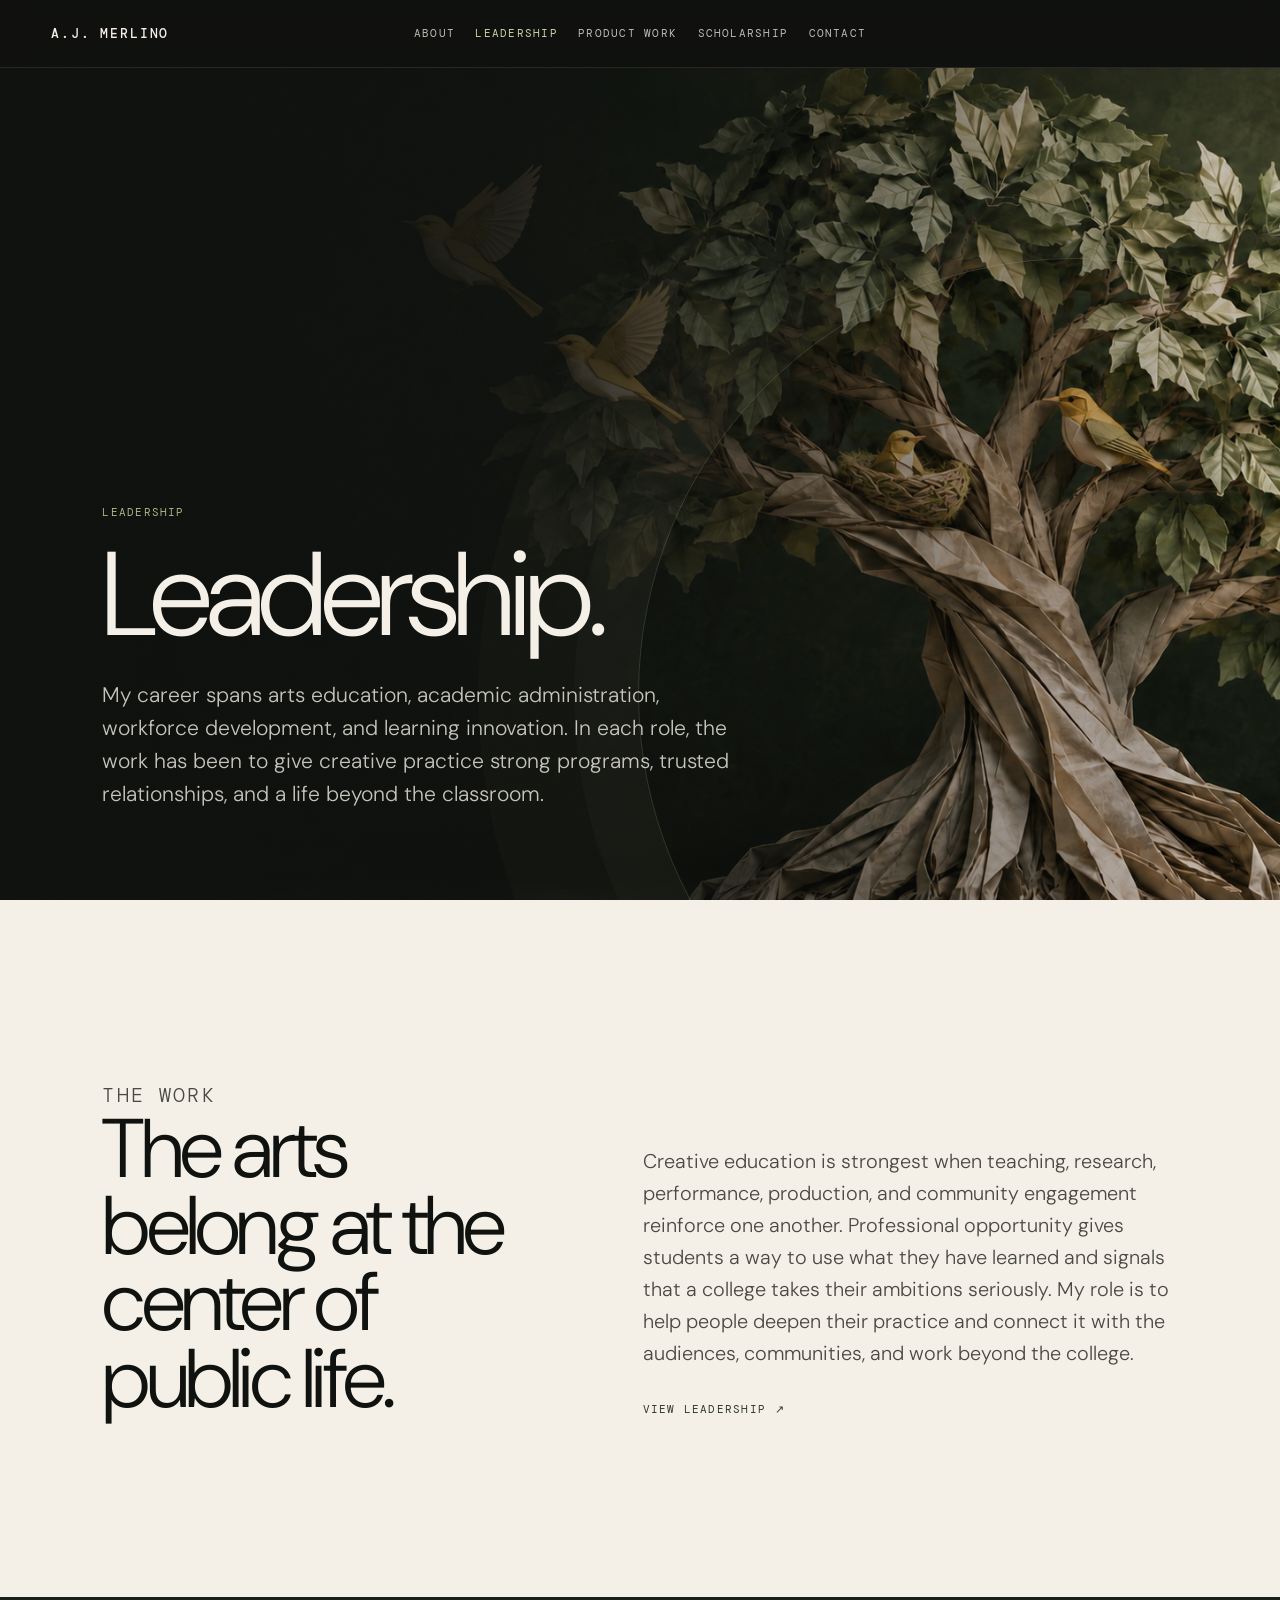
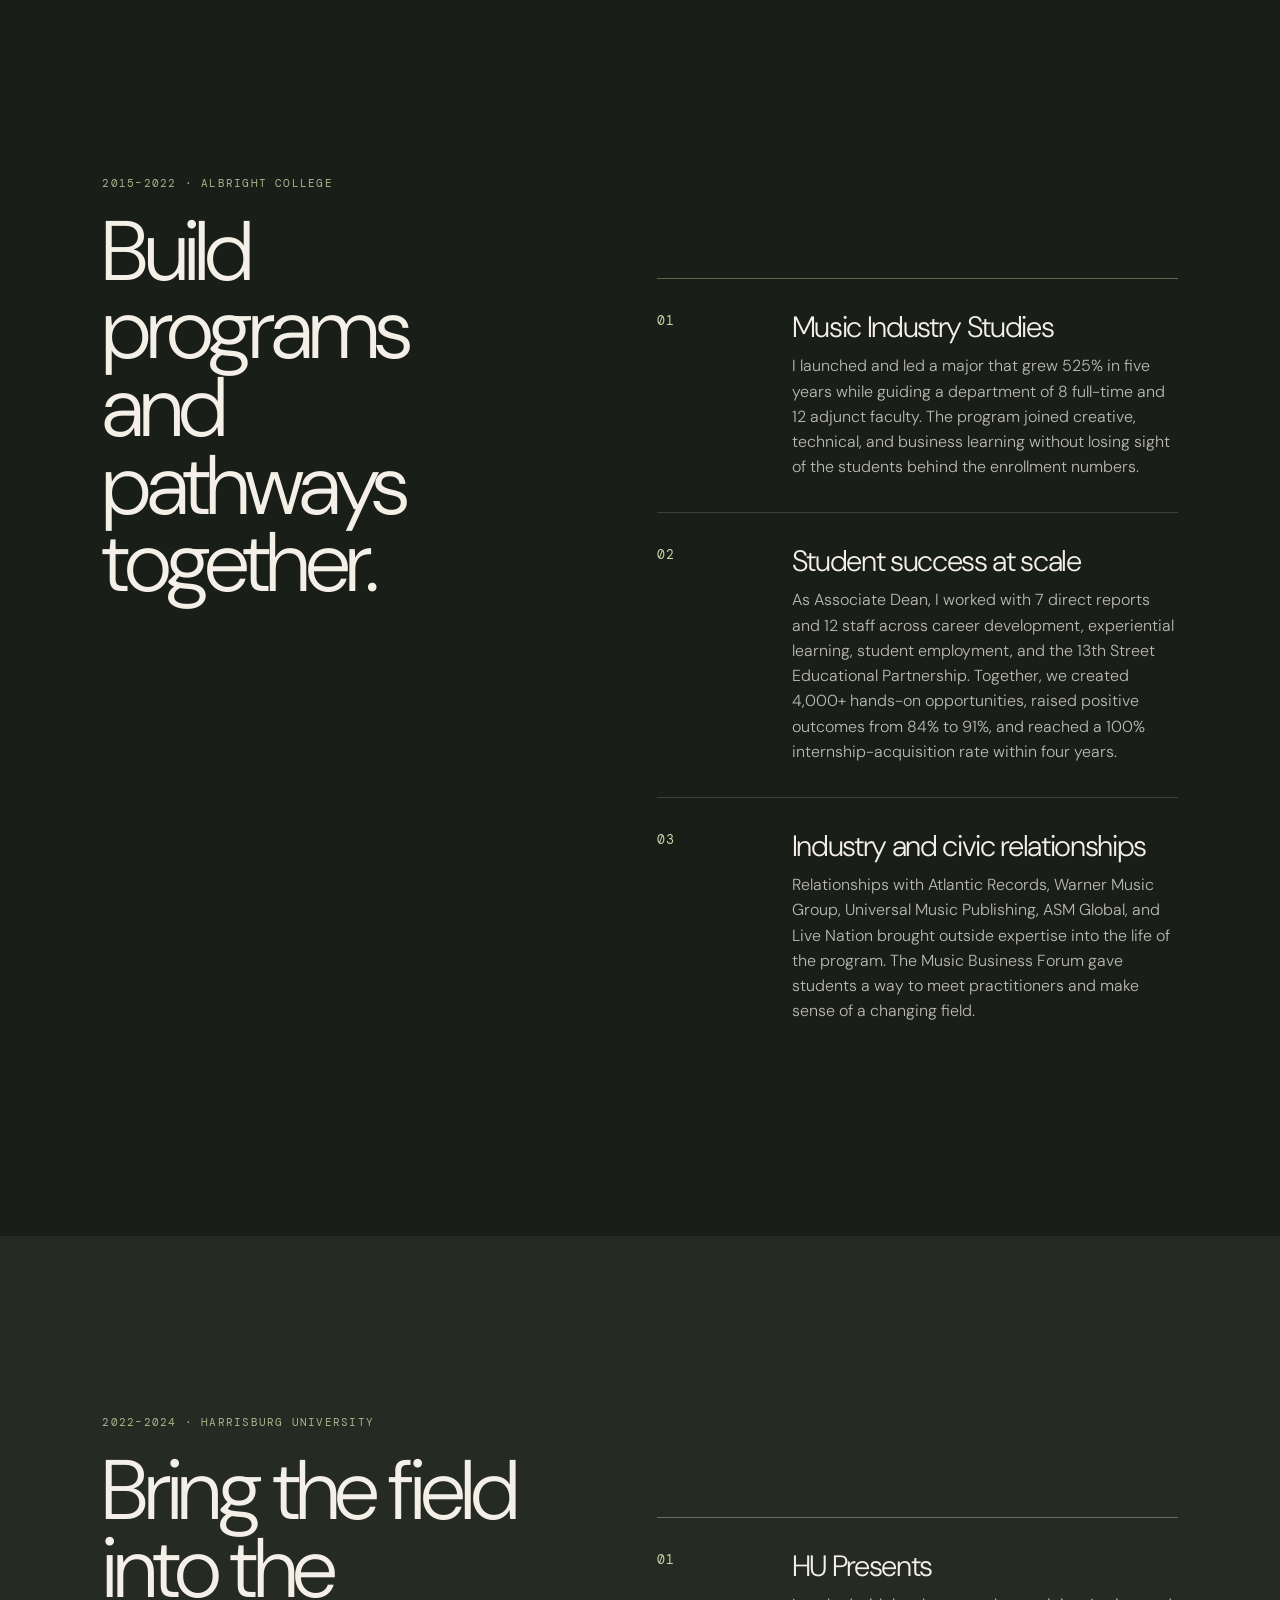
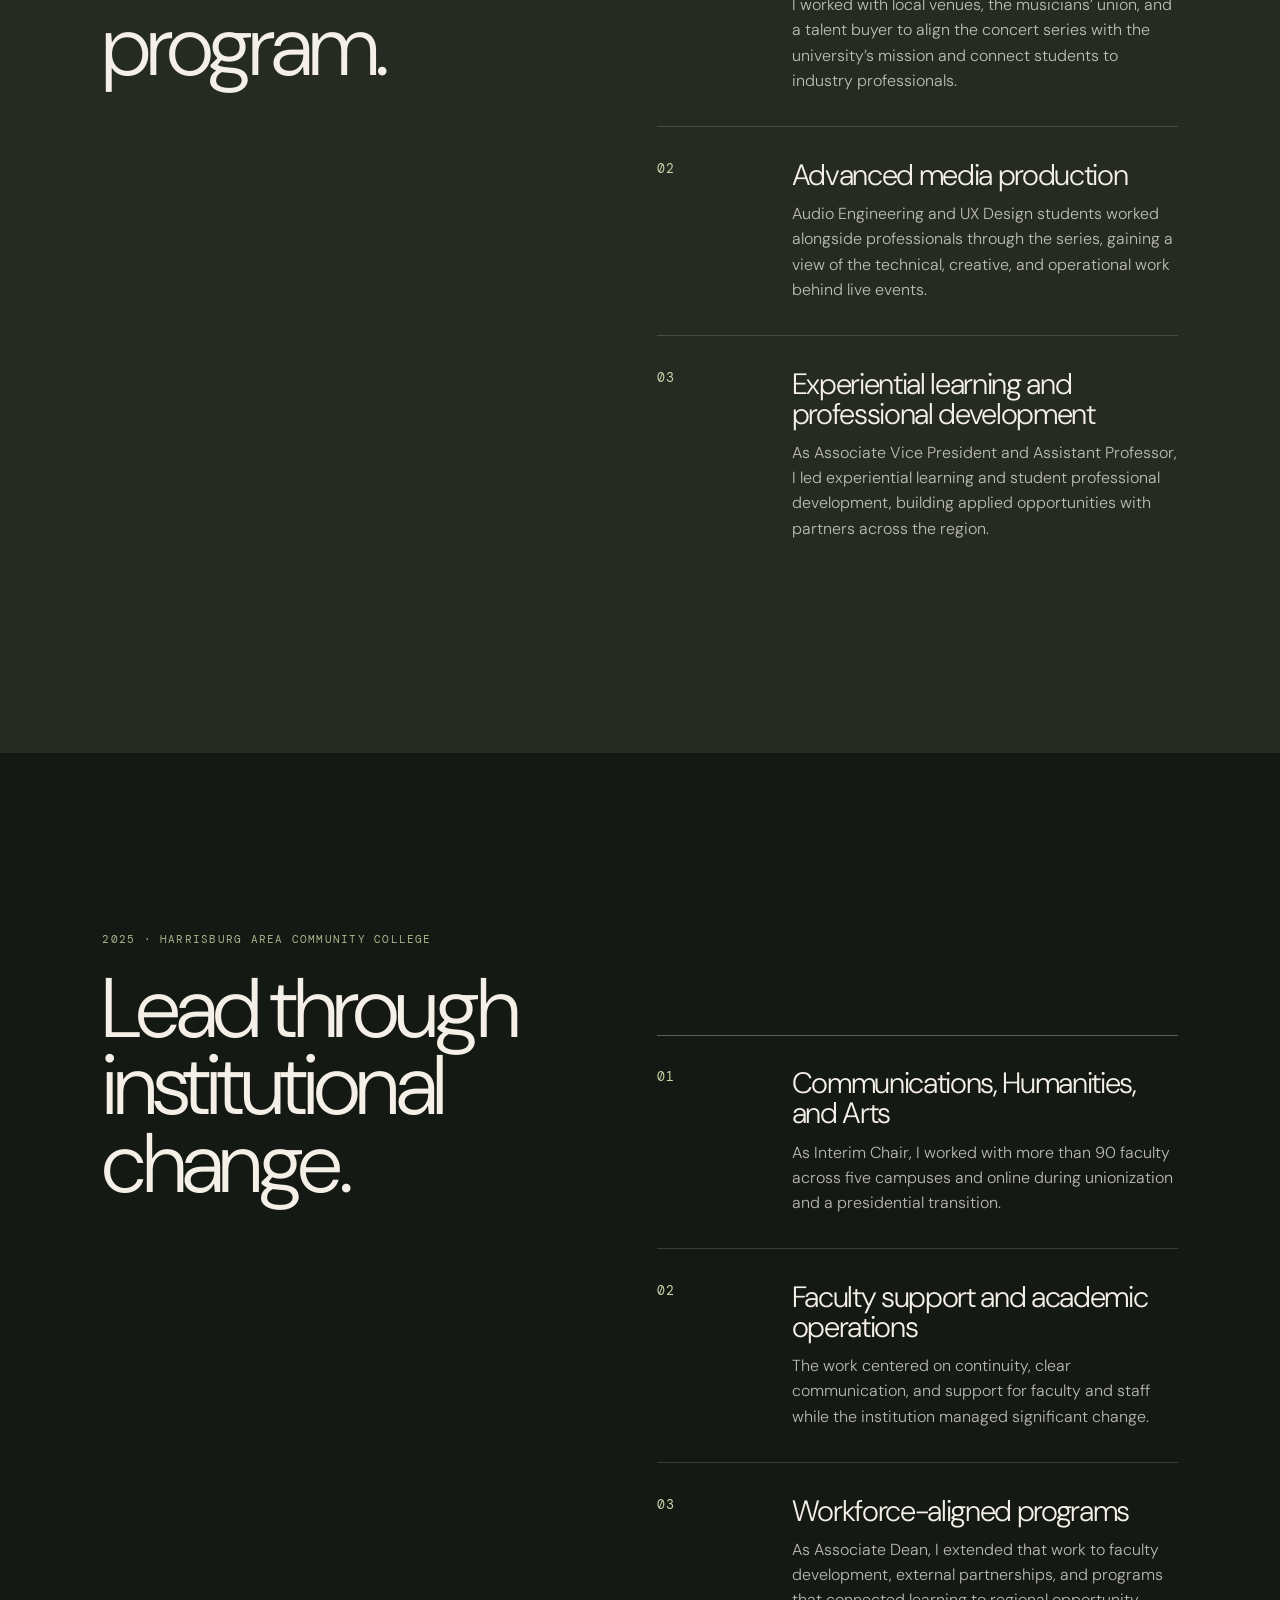
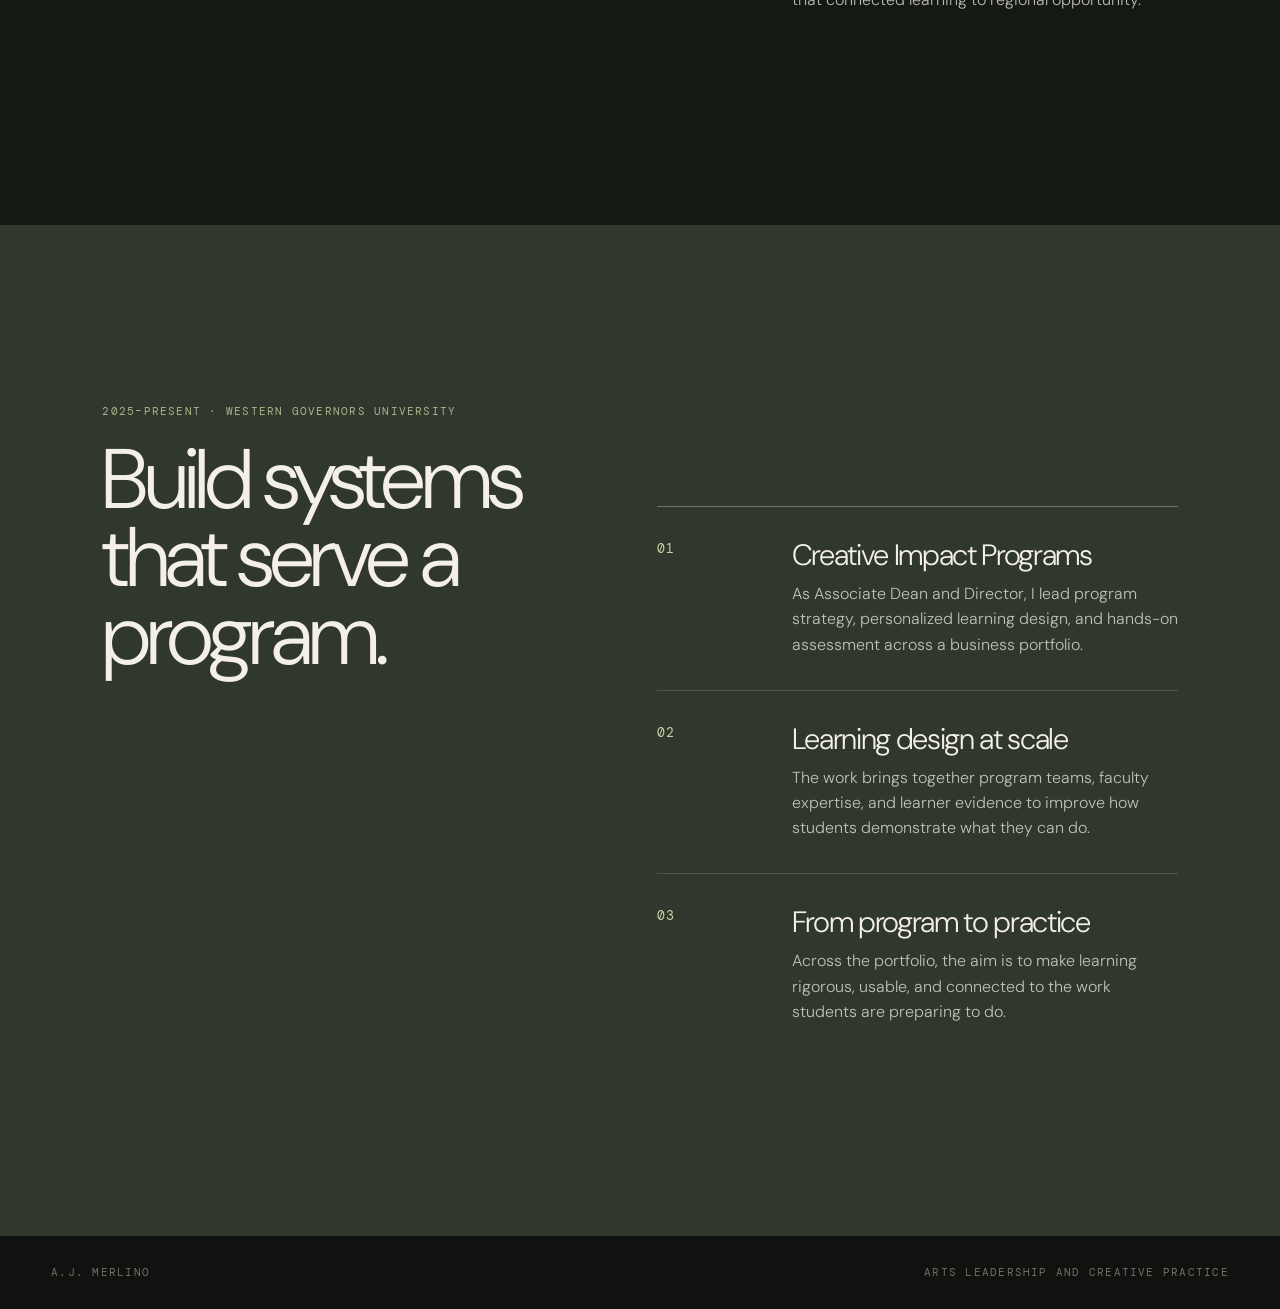
<file: public/projects/music-industry-studies.html>
<!doctype html>
<html lang="en">
  <head>
    <meta charset="UTF-8" />
    <meta name="viewport" content="width=device-width, initial-scale=1.0" />
    <meta name="description" content="A.J. Merlino's leadership across arts education, faculty leadership, community partnerships, and student opportunity." />
    <title>Leadership | A.J. Merlino</title>
    <link rel="preconnect" href="https://fonts.googleapis.com" />
    <link rel="preconnect" href="https://fonts.gstatic.com" crossorigin />
    <link href="https://fonts.googleapis.com/css2?family=DM+Mono:wght@400;500&amp;family=DM+Sans:opsz,wght@9..40,300;9..40,400;9..40,500&amp;display=swap" rel="stylesheet" />
    <style>
      :root { --ink: #10120f; --moss: #30372d; --lichen: #a7b58a; --lichen-bright: #c9d5a9; --parchment: #f4f0e7; --fog: #b7b5aa; --line: rgba(244, 240, 231, 0.16); --display: "DM Sans", Arial, sans-serif; --mono: "DM Mono", ui-monospace, monospace; --curve: cubic-bezier(0.16, 1, 0.3, 1); }
      * { box-sizing: border-box; }
      html { scroll-behavior: smooth; background: var(--ink); }
      body { min-width: 320px; margin: 0; background: var(--ink); color: var(--parchment); font-family: var(--display); }
      a { color: inherit; text-decoration: none; }
      :focus-visible { outline: 2px solid var(--lichen-bright); outline-offset: 5px; }
      .skip { position: fixed; z-index: 30; top: 1rem; left: 50%; padding: 0.7rem 0.9rem; transform: translate(-50%, -180%); background: var(--parchment); color: var(--ink); font: 0.7rem var(--mono); transition: transform 180ms var(--curve); }
      .skip:focus { transform: translate(-50%, 0); }
      .portfolio-nav { position: sticky; z-index: 10; top: 0; display: grid; grid-template-columns: 1fr auto 1fr; align-items: center; min-height: 68px; padding: 0 clamp(1.25rem, 4vw, 4.6rem); border-bottom: 1px solid rgba(244, 240, 231, 0.1); background: rgba(16, 18, 15, 0.94); backdrop-filter: blur(14px); }
      .portfolio-nav__wordmark, .portfolio-nav__links, .eyebrow, .meta dt, .metric__number, .case-link, .footer { font-family: var(--mono); font-size: 0.7rem; letter-spacing: 0.11em; line-height: 1.35; text-transform: uppercase; }
      .portfolio-nav__wordmark { font-size: 0.82rem; font-weight: 500; letter-spacing: 0.14em; }
      .portfolio-nav__links { display: flex; gap: clamp(0.75rem, 1.6vw, 1.75rem); color: rgba(244, 240, 231, 0.76); }
      .portfolio-nav__links a { transition: color 180ms ease; }
      .portfolio-nav__links a:hover, .portfolio-nav__links a:focus-visible, .portfolio-nav__links a[aria-current="page"] { color: var(--lichen-bright); }
      .portfolio-nav__spacer { justify-self: end; width: 1px; height: 1px; }
      main { overflow: hidden; }
      .hero { position: relative; display: grid; min-height: calc(100svh - 68px); padding: clamp(7rem, 12vw, 11rem) clamp(1.25rem, 8vw, 9.5rem) clamp(4rem, 7vw, 7rem); background: #10120f; overflow: hidden; }
      .hero::before { position: absolute; inset: 0; background: linear-gradient(90deg, rgba(16, 18, 15, 0.97) 0%, rgba(16, 18, 15, 0.91) 40%, rgba(16, 18, 15, 0.47) 68%, rgba(16, 18, 15, 0.16) 100%), url("../assets/origami-tree-birds-leaving-nest-v1.png") 72% center / cover no-repeat; content: ""; }
      .hero::after { position: absolute; right: -18vw; bottom: -18vw; width: min(68vw, 60rem); aspect-ratio: 1; border: 1px solid rgba(201, 213, 169, 0.18); border-radius: 50%; box-shadow: 0 0 0 4rem rgba(201, 213, 169, 0.025), 0 0 0 10rem rgba(201, 213, 169, 0.018); content: ""; pointer-events: none; }
      .hero__content { position: relative; z-index: 1; align-self: end; max-width: 55rem; }
      .eyebrow { margin: 0 0 1.4rem; color: var(--lichen); }
      h1, h2, h3, p, dl { margin-top: 0; }
      h1, h2, h3 { font-weight: 300; letter-spacing: -0.045em; }
      h1 { max-width: 10ch; margin-bottom: 2rem; font-size: clamp(4.3rem, 9.3vw, 10.4rem); line-height: 0.88; }
      .hero__lede { max-width: 41rem; margin-bottom: 0; color: rgba(244, 240, 231, 0.8); font-size: clamp(1.1rem, 1.65vw, 1.4rem); font-weight: 300; line-height: 1.55; }
      .section { padding: clamp(7rem, 14vw, 13rem) clamp(1.25rem, 8vw, 9.5rem); }
      .chapter h2 { max-width: 9.4ch; margin-bottom: 0; font-size: clamp(3.2rem, 6.6vw, 7.5rem); line-height: 0.92; }
      .chapter { display: grid; grid-template-columns: minmax(16rem, 0.9fr) minmax(20rem, 1.1fr); gap: clamp(3rem, 10vw, 12rem); background: #1a1e18; }
      .chapter > div:first-child { position: sticky; top: 8rem; align-self: start; }
      .chapter--hu { background: #252b23; }
      .chapter--hacc { background: #151914; }
      .chapter--wgu { background: #30372d; }
      .chapter__content { display: grid; gap: 0; padding-top: clamp(4rem, 8vw, 7rem); }
      .chapter__item { display: grid; grid-template-columns: minmax(5.5rem, 0.4fr) minmax(0, 1.6fr); gap: clamp(1.25rem, 3vw, 3rem); padding: 2.05rem 0; border-top: 1px solid var(--line); }
      .chapter__item:first-child { border-top-color: rgba(201, 213, 169, 0.4); }
      .chapter__number { margin: 0; color: var(--lichen-bright); font: 0.82rem var(--mono); letter-spacing: 0.08em; }
      .chapter__item h3 { margin-bottom: 0.7rem; font-size: clamp(1.45rem, 2.3vw, 2rem); line-height: 1.02; }
      .chapter__item p:last-child { max-width: 34rem; margin-bottom: 0; color: rgba(244, 240, 231, 0.74); font-weight: 300; line-height: 1.58; }
      .outcome { display: grid; grid-template-columns: minmax(20rem, 0.9fr) minmax(15rem, 1.1fr); gap: clamp(3rem, 8vw, 10rem); align-items: end; background: var(--parchment); color: var(--ink); }
      .outcome h2 { max-width: 11ch; margin-bottom: 0; font-size: clamp(3.2rem, 6.5vw, 7.6rem); line-height: 0.92; }
      .outcome p { max-width: 35rem; margin-bottom: 0; color: rgba(16, 18, 15, 0.75); font-size: clamp(1.12rem, 1.55vw, 1.35rem); font-weight: 300; line-height: 1.62; }
      .case-link { display: inline-flex; gap: 0.55rem; align-items: center; margin-top: 2rem; color: var(--moss); transition: color 180ms ease, transform 180ms var(--curve); }
      .case-link:hover, .case-link:focus-visible { color: var(--ink); transform: translateX(0.28rem); }
      .footer { display: flex; justify-content: space-between; gap: 1rem; padding: 1.8rem clamp(1.25rem, 4vw, 4.6rem); color: rgba(244, 240, 231, 0.42); }
      @media (max-width: 760px) {
        .portfolio-nav { grid-template-areas: "mark spacer" "links links"; grid-template-columns: 1fr auto; row-gap: 0.65rem; min-height: 0; padding: 1rem 1.25rem 0.85rem; }
        .portfolio-nav__wordmark { grid-area: mark; }
        .portfolio-nav__links { grid-area: links; justify-content: space-between; gap: 0.4rem; font-size: 0.54rem; }
        .portfolio-nav__spacer { grid-area: spacer; }
        .hero, .chapter, .outcome { display: block; }
        .chapter > div:first-child { position: static; }
        .hero { min-height: calc(100svh - 91px); padding-top: 8rem; }
        .hero::before { background-position: center, 67% center; }
        .chapter__content { margin-top: 4rem; }
        .chapter__item { grid-template-columns: 4.5rem minmax(0, 1fr); gap: 1rem; }
        .outcome p { margin-top: 2rem; }
        .footer { display: block; }
        .footer span { display: block; }
        .footer span + span { margin-top: 0.45rem; }
      }
      @media (prefers-reduced-motion: reduce) { html { scroll-behavior: auto; } }
    </style>
  </head>
  <body>
    <a class="skip" href="#case-study">Skip to program record</a>
    <nav class="portfolio-nav" aria-label="Portfolio navigation">
      <a class="portfolio-nav__wordmark" href="../../index.html#top" aria-label="A.J. Merlino home">A.J. Merlino</a>
      <div class="portfolio-nav__links">
        <a href="../about.html#bio">About</a>
        <a href="music-industry-studies.html" aria-current="page">Leadership</a>
        <a href="../../index.html#work">Product work</a>
        <a href="../../index.html#music">Scholarship</a>
        <a href="../../index.html#contact">Contact</a>
      </div>
      <span class="portfolio-nav__spacer" aria-hidden="true"></span>
    </nav>

    <main id="case-study">
      <section class="hero" aria-labelledby="case-title">
        <div class="hero__content">
          <p class="eyebrow">Leadership</p>
          <h1 id="case-title">Leadership.</h1>
          <p class="hero__lede">My career spans arts education, academic administration, workforce development, and learning innovation. In each role, the work has been to give creative practice strong programs, trusted relationships, and a life beyond the classroom.</p>
        </div>
      </section>

      <section class="section outcome" aria-labelledby="outcome-title">
        <div><p class="eyebrow">The work</p><h2 id="outcome-title">The arts belong at the center of public life.</h2></div>
        <div><p>Creative education is strongest when teaching, research, performance, production, and community engagement reinforce one another. Professional opportunity gives students a way to use what they have learned and signals that a college takes their ambitions seriously. My role is to help people deepen their practice and connect it with the audiences, communities, and work beyond the college.</p><a class="case-link" href="../../index.html#leadership">View leadership <span aria-hidden="true">↗</span></a></div>
      </section>

      <section class="section chapter chapter--albright" aria-labelledby="albright-title">
        <div><p class="eyebrow">2015–2022 · Albright College</p><h2 id="albright-title">Build programs and pathways together.</h2></div>
        <div class="chapter__content">
          <article class="chapter__item"><p class="chapter__number">01</p><div><h3>Music Industry Studies</h3><p>I launched and led a major that grew 525% in five years while guiding a department of 8 full-time and 12 adjunct faculty. The program joined creative, technical, and business learning without losing sight of the students behind the enrollment numbers.</p></div></article>
          <article class="chapter__item"><p class="chapter__number">02</p><div><h3>Student success at scale</h3><p>As Associate Dean, I worked with 7 direct reports and 12 staff across career development, experiential learning, student employment, and the 13th Street Educational Partnership. Together, we created 4,000+ hands-on opportunities, raised positive outcomes from 84% to 91%, and reached a 100% internship-acquisition rate within four years.</p></div></article>
          <article class="chapter__item"><p class="chapter__number">03</p><div><h3>Industry and civic relationships</h3><p>Relationships with Atlantic Records, Warner Music Group, Universal Music Publishing, ASM Global, and Live Nation brought outside expertise into the life of the program. The Music Business Forum gave students a way to meet practitioners and make sense of a changing field.</p></div></article>
        </div>
      </section>

      <section class="section chapter chapter--hu" aria-labelledby="hu-title">
        <div><p class="eyebrow">2022–2024 · Harrisburg University</p><h2 id="hu-title">Bring the field into the program.</h2></div>
        <div class="chapter__content">
          <article class="chapter__item"><p class="chapter__number">01</p><div><h3>HU Presents</h3><p>I worked with local venues, the musicians’ union, and a talent buyer to align the concert series with the university’s mission and connect students to industry professionals.</p></div></article>
          <article class="chapter__item"><p class="chapter__number">02</p><div><h3>Advanced media production</h3><p>Audio Engineering and UX Design students worked alongside professionals through the series, gaining a view of the technical, creative, and operational work behind live events.</p></div></article>
          <article class="chapter__item"><p class="chapter__number">03</p><div><h3>Experiential learning and professional development</h3><p>As Associate Vice President and Assistant Professor, I led experiential learning and student professional development, building applied opportunities with partners across the region.</p></div></article>
        </div>
      </section>

      <section class="section chapter chapter--hacc" aria-labelledby="hacc-title">
        <div><p class="eyebrow">2025 · Harrisburg Area Community College</p><h2 id="hacc-title">Lead through institutional change.</h2></div>
        <div class="chapter__content">
          <article class="chapter__item"><p class="chapter__number">01</p><div><h3>Communications, Humanities, and Arts</h3><p>As Interim Chair, I worked with more than 90 faculty across five campuses and online during unionization and a presidential transition.</p></div></article>
          <article class="chapter__item"><p class="chapter__number">02</p><div><h3>Faculty support and academic operations</h3><p>The work centered on continuity, clear communication, and support for faculty and staff while the institution managed significant change.</p></div></article>
          <article class="chapter__item"><p class="chapter__number">03</p><div><h3>Workforce-aligned programs</h3><p>As Associate Dean, I extended that work to faculty development, external partnerships, and programs that connected learning to regional opportunity.</p></div></article>
        </div>
      </section>

      <section class="section chapter chapter--wgu" aria-labelledby="wgu-title">
        <div><p class="eyebrow">2025–present · Western Governors University</p><h2 id="wgu-title">Build systems that serve a program.</h2></div>
        <div class="chapter__content">
          <article class="chapter__item"><p class="chapter__number">01</p><div><h3>Creative Impact Programs</h3><p>As Associate Dean and Director, I lead program strategy, personalized learning design, and hands-on assessment across a business portfolio.</p></div></article>
          <article class="chapter__item"><p class="chapter__number">02</p><div><h3>Learning design at scale</h3><p>The work brings together program teams, faculty expertise, and learner evidence to improve how students demonstrate what they can do.</p></div></article>
          <article class="chapter__item"><p class="chapter__number">03</p><div><h3>From program to practice</h3><p>Across the portfolio, the aim is to make learning rigorous, usable, and connected to the work students are preparing to do.</p></div></article>
        </div>
      </section>

    </main>

    <footer class="footer"><span>A.J. Merlino</span><span>Arts leadership and creative practice</span></footer>
  </body>
</html>
</file>
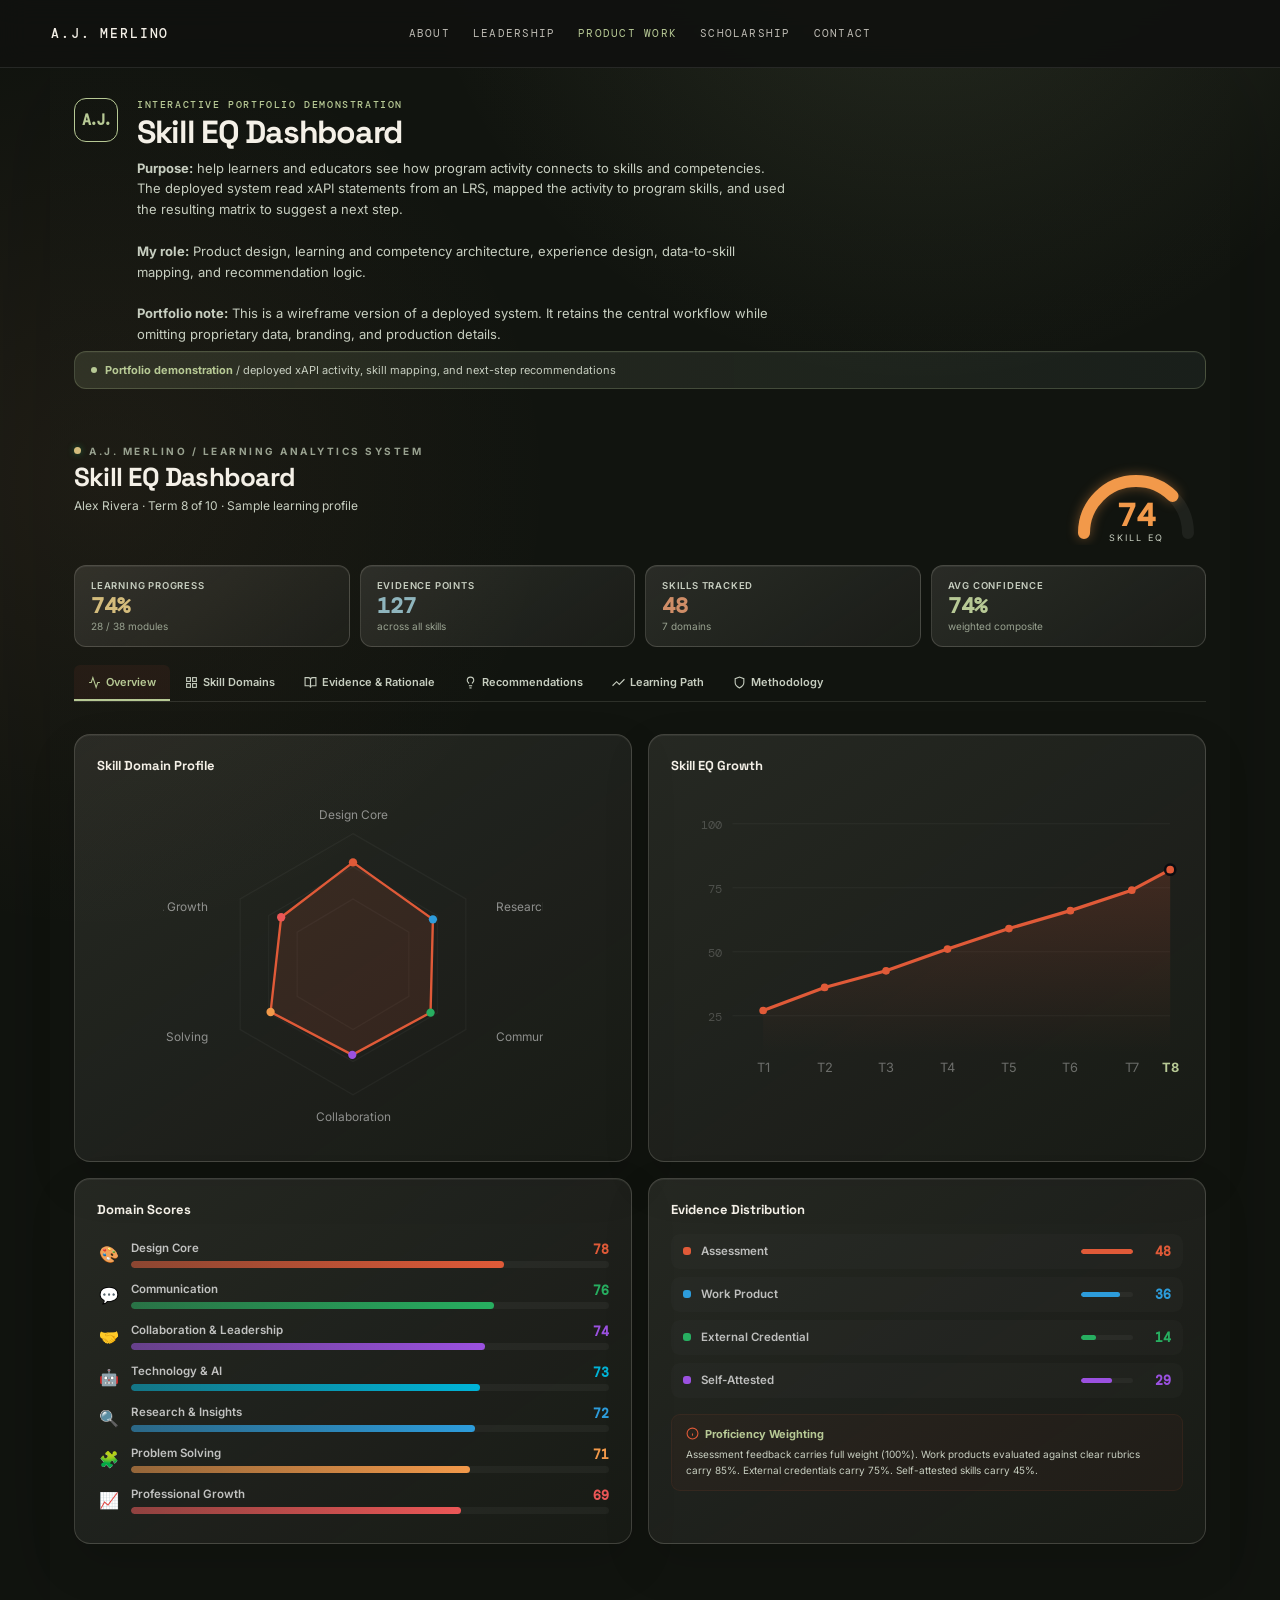
<file: public/projects/skill-eq.html>
<!DOCTYPE html>
<html lang="en">
<head>
<meta charset="UTF-8">
<meta name="viewport" content="width=device-width, initial-scale=1, viewport-fit=cover">
<meta name="description" content="An interactive portfolio demonstration of a learning analytics system that maps xAPI activity to program skills and identifies a next step." />
<title>Skill EQ Dashboard | A.J. Merlino</title>
<link rel="preconnect" href="https://fonts.googleapis.com">
<link href="https://fonts.googleapis.com/css2?family=DM+Mono:wght@400;500&family=Inter:wght@400;500;600;700;800&family=Space+Grotesk:wght@500;600;700;800&display=swap" rel="stylesheet">
<style>
:root {
  --bg: #11140f;
  --surface: rgba(244,240,231,0.055);
  --border: rgba(244,240,231,0.12);
  --text: #f4f0e7;
  --muted: #c7cec0;
  --dim: #99a290;
  --accent: #b7c995;
  --blue: #8fb5bd;
  --green: #d4bc7c;
  --orange: #cf8d67;
  --purple: #b3a2c3;
  --red: #d87972;
  --teal: #78bdb0;
  --mono: 'DM Mono', monospace;
  --heading: 'Space Grotesk', sans-serif;
  --body: 'Inter', -apple-system, system-ui, sans-serif;
}
*, *::before, *::after { box-sizing: border-box; margin: 0; padding: 0; }
html { background: var(--bg); color: var(--text); font-family: var(--body); -webkit-font-smoothing: antialiased; }
body { min-height: 100vh; padding-top: env(safe-area-inset-top, 0); padding-bottom: env(safe-area-inset-bottom, 0); background: radial-gradient(circle at 72% -8%, rgba(183,201,149,0.16), transparent 32rem), radial-gradient(circle at 8% 30%, rgba(207,141,103,0.09), transparent 28rem), var(--bg); }
::-webkit-scrollbar { width: 4px; }
::-webkit-scrollbar-thumb { background: rgba(255,255,255,0.08); border-radius: 2px; }

/* ── Layout ── */
.shell { max-width: 1180px; min-height: 100vh; margin: 0 auto; padding: 0 24px 72px; background: linear-gradient(180deg, rgba(17,20,15,0.18), rgba(17,20,15,0.48)); box-shadow: 0 0 7rem rgba(0,0,0,0.18); }
.case-intro { display: grid; grid-template-columns: 48px minmax(0, 1fr); gap: 15px; max-width: 760px; padding: 30px 0 6px; }
.signature-mark { display: grid; place-items: center; width: 44px; height: 44px; border: 1px solid var(--accent); border-radius: 12px; color: var(--accent); font-family: var(--mono); font-size: 15px; font-weight: 700; letter-spacing: -0.12em; }
.case-kicker { margin: 0 0 4px; color: var(--accent); font-family: var(--mono); font-size: 10px; font-weight: 500; letter-spacing: 0.16em; text-transform: uppercase; }
.case-intro h2 { margin: 0; color: var(--text); font-family: var(--heading); font-size: clamp(22px, 3vw, 32px); letter-spacing: -0.04em; line-height: 1.08; }
.case-intro p:last-child { max-width: 650px; margin: 8px 0 0; color: var(--muted); font-size: 13px; line-height: 1.6; }
header { position: relative; padding: 34px 0 0; border-bottom: 1px solid var(--border); margin-bottom: 32px; }
.hdr-row { display: flex; justify-content: space-between; align-items: flex-start; gap: 24px; margin-bottom: 20px; }
.hdr-meta { display: flex; align-items: center; gap: 8px; margin-bottom: 6px; }
.hdr-dot { width: 7px; height: 7px; border-radius: 50%; background: var(--green); box-shadow: 0 0 6px rgba(39,174,96,0.5); }
.hdr-label { font-size: 10px; font-weight: 700; color: var(--dim); letter-spacing: 2.5px; text-transform: uppercase; }
h1 { font-family: var(--heading); font-size: 26px; font-weight: 800; letter-spacing: -0.03em; line-height: 1.15; }
.hdr-sub { font-size: 12px; color: var(--muted); margin-top: 5px; }

.stats { display: grid; grid-template-columns: repeat(4, 1fr); gap: 10px; margin-bottom: 18px; }
.stat { padding: 14px 16px; background: linear-gradient(145deg, rgba(244,240,231,0.11), rgba(244,240,231,0.04)); border-radius: 12px; border: 1px solid rgba(244,240,231,0.16); box-shadow: inset 0 1px rgba(255,255,255,0.06); }
.stat-label { font-size: 9.5px; color: var(--muted); font-weight: 600; letter-spacing: 0.8px; text-transform: uppercase; }
.stat-val { font-size: 22px; font-weight: 800; font-family: var(--mono); margin-top: 2px; line-height: 1.2; }
.stat-sub { font-size: 10px; color: var(--dim); margin-top: 1px; }

/* Tabs */
.tabs { display: flex; gap: 1px; overflow-x: auto; padding-bottom: 0; }
.tab { padding: 10px 14px; font-size: 11px; font-weight: 600; color: var(--muted); background: none; border: none; border-bottom: 2px solid transparent; cursor: pointer; white-space: nowrap; border-radius: 6px 6px 0 0; font-family: var(--body); transition: color 0.15s, background 0.15s; display: flex; align-items: center; gap: 5px; }
.tab:hover { background: rgba(255,255,255,0.03); }
.tab.active { color: var(--accent); border-bottom-color: var(--accent); background: rgba(224,90,56,0.07); }
.tab svg { width: 13px; height: 13px; }

/* Panel */
.panel { background: linear-gradient(145deg, rgba(244,240,231,0.095), rgba(244,240,231,0.03)); border: 1px solid rgba(244,240,231,0.16); border-radius: 16px; padding: 22px; box-shadow: inset 0 1px rgba(255,255,255,0.06), 0 1.2rem 3rem rgba(0,0,0,0.12); }
.panel-title { font-family: var(--heading); font-size: 13px; font-weight: 700; margin-bottom: 16px; display: flex; align-items: center; gap: 7px; }
.panel-title svg { width: 15px; height: 15px; }

/* Gauge */
.gauge { position: relative; width: 140px; height: 100px; flex-shrink: 0; }
.gauge svg { width: 140px; height: 100px; }
.gauge-text { position: absolute; bottom: 2px; left: 50%; transform: translateX(-50%); text-align: center; }
.gauge-num { font-size: 32px; font-weight: 800; font-family: var(--mono); line-height: 1; }
.gauge-label { font-size: 9px; color: var(--muted); letter-spacing: 2px; text-transform: uppercase; margin-top: 1px; }

/* Grid layouts */
.grid-2 { display: grid; grid-template-columns: 1fr 1fr; gap: 16px; }
.grid-3 { display: grid; grid-template-columns: 1fr 1fr 1fr; gap: 12px; }

/* Domain bars */
.domain-row { display: flex; align-items: center; gap: 10px; padding: 7px 0; }
.domain-icon { font-size: 16px; width: 24px; text-align: center; flex-shrink: 0; }
.domain-info { flex: 1; min-width: 0; }
.domain-name { font-size: 11.5px; font-weight: 600; color: rgba(255,255,255,0.72); }
.domain-score { font-size: 13px; font-weight: 800; font-family: var(--mono); }
.bar-track { height: 7px; background: rgba(255,255,255,0.04); border-radius: 4px; overflow: hidden; margin-top: 3px; }
.bar-fill { height: 100%; border-radius: 4px; transition: width 1.2s cubic-bezier(0.22,1,0.36,1); }

/* Radar (SVG) */
.radar-wrap { display: flex; justify-content: center; padding: 8px 0; }

/* Evidence cards */
.ev-row { display: flex; align-items: center; gap: 10px; padding: 9px 12px; background: rgba(255,255,255,0.015); border-radius: 9px; }
.ev-dot { width: 8px; height: 8px; border-radius: 3px; flex-shrink: 0; }
.ev-label { font-size: 11.5px; font-weight: 600; color: rgba(255,255,255,0.7); flex: 1; }
.ev-val { font-size: 13px; font-weight: 800; font-family: var(--mono); width: 28px; text-align: right; }
.ev-bar { width: 52px; height: 5px; background: rgba(255,255,255,0.04); border-radius: 3px; overflow: hidden; }
.ev-bar-fill { height: 100%; border-radius: 3px; }

/* Skill list in domain card */
.skill-item { display: flex; align-items: center; gap: 8px; padding: 7px 10px; border-radius: 7px; background: rgba(255,255,255,0.015); }
.skill-name { font-size: 11px; font-weight: 500; color: rgba(255,255,255,0.65); flex: 1; white-space: nowrap; overflow: hidden; text-overflow: ellipsis; }
.skill-score { font-size: 11.5px; font-weight: 700; font-family: var(--mono); }
.skill-bar { width: 60px; height: 5px; background: rgba(255,255,255,0.04); border-radius: 3px; overflow: hidden; }

/* Badge tags */
.badge { font-size: 8.5px; font-weight: 700; padding: 2px 7px; border-radius: 4px; }

/* Weight explainer */
.weight-row { display: flex; align-items: center; gap: 10px; padding: 9px 12px; background: rgba(255,255,255,0.015); border-radius: 9px; }
.weight-icon { width: 30px; height: 30px; border-radius: 7px; display: flex; align-items: center; justify-content: center; flex-shrink: 0; }
.weight-icon svg { width: 14px; height: 14px; }
.weight-bar { width: 48px; height: 5px; background: rgba(255,255,255,0.04); border-radius: 3px; overflow: hidden; }
.weight-pct { font-size: 11px; font-weight: 700; font-family: var(--mono); width: 32px; text-align: right; }

/* Recommendation cards */
.rec-card { background: rgba(255,255,255,0.015); border-radius: 11px; border: 1px solid var(--border); overflow: hidden; }
.rec-header { padding: 13px 16px; display: flex; align-items: center; gap: 10px; }
.rec-priority { width: 6px; height: 28px; border-radius: 3px; flex-shrink: 0; }
.rec-info { flex: 1; min-width: 0; }
.rec-skill { font-size: 12.5px; font-weight: 700; }
.rec-domain { font-size: 10px; color: var(--muted); margin-top: 1px; }
.rec-score { text-align: right; flex-shrink: 0; }
.rec-num { font-size: 15px; font-weight: 800; font-family: var(--mono); }
.rec-gap { font-size: 9px; color: var(--dim); }

/* Quick-win cards */
.qw { padding: 16px; background: rgba(255,255,255,0.025); border-radius: 11px; border: 1px solid var(--border); }
.qw-rank { font-size: 9px; font-weight: 700; letter-spacing: 1.5px; text-transform: uppercase; margin-bottom: 5px; }
.qw-skill { font-size: 13px; font-weight: 700; margin-bottom: 3px; }
.qw-meta { font-size: 10px; color: var(--muted); margin-bottom: 10px; }
.qw-action { padding: 9px 11px; background: rgba(0,0,0,0.25); border-radius: 7px; }
.qw-action-title { font-size: 11px; font-weight: 600; color: rgba(255,255,255,0.75); }
.qw-action-gain { font-size: 10px; font-weight: 700; margin-top: 3px; }

/* Course timeline */
.term-group { margin-bottom: 14px; }
.term-label { font-size: 9.5px; font-weight: 700; color: var(--dim); letter-spacing: 2px; text-transform: uppercase; margin-bottom: 6px; }
.course-row { display: flex; align-items: center; gap: 9px; padding: 7px 11px; background: rgba(255,255,255,0.015); border-radius: 7px; margin-bottom: 3px; }
.course-row svg { width: 13px; height: 13px; flex-shrink: 0; }
.course-title { font-size: 11px; font-weight: 600; flex: 1; white-space: nowrap; overflow: hidden; text-overflow: ellipsis; }
.course-code { font-size: 9px; color: var(--dim); }
.course-badge { font-size: 9px; font-weight: 700; padding: 2px 7px; border-radius: 4px; }

/* Section within tab */
.section-gap { display: flex; flex-direction: column; gap: 16px; }

/* Callout */
.callout { border-radius: 14px; padding: 18px; }

/* Formula */
.formula { padding: 14px 16px; background: rgba(0,0,0,0.3); border-radius: 9px; font-family: var(--mono); font-size: 11.5px; line-height: 2; border: 1px solid rgba(224,90,56,0.08); }

/* Responsive */
@media (max-width: 720px) {
  .stats { grid-template-columns: repeat(2, 1fr); }
  .grid-2, .grid-3 { grid-template-columns: 1fr; }
  .hdr-row { flex-direction: column; align-items: flex-start; }
  .gauge { align-self: center; }
  h1 { font-size: 22px; }
  .case-intro { grid-template-columns: 40px minmax(0, 1fr); padding-top: 20px; }
  .signature-mark { width: 38px; height: 38px; }
}

/* Tab content toggling */
.tab-content { display: none; }
.tab-content.active { display: block; }

/* Prototype banner */
.proto-banner { background: linear-gradient(90deg, rgba(183,201,149,0.14), rgba(143,181,189,0.07)); border: 1px solid rgba(183,201,149,0.24); border-radius: 12px; padding: 11px 16px; margin-bottom: 22px; display: flex; align-items: center; gap: 8px; font-size: 11px; color: var(--muted); box-shadow: inset 0 1px rgba(255,255,255,0.035); }
.proto-dot { width: 6px; height: 6px; border-radius: 50%; background: var(--accent); animation: pulse 2s infinite; flex-shrink: 0; }
@keyframes pulse { 0%,100% { opacity: 1; } 50% { opacity: 0.4; } }
</style>
</head>
<body>

<style>
  .portfolio-nav{position:sticky;top:0;z-index:10000;display:grid;grid-template-columns:1fr auto 1fr;align-items:center;min-height:68px;padding:0 clamp(20px,4vw,56px);background:rgba(16,18,15,.94);border-bottom:1px solid rgba(244,240,231,.1);backdrop-filter:blur(14px);color:#f4f0e7;font-family:"DM Mono",ui-monospace,monospace}
  .portfolio-nav__wordmark{justify-self:start;color:#f4f0e7;text-decoration:none;font-size:.82rem;font-weight:500;letter-spacing:.14em;line-height:1.35;text-transform:uppercase}.portfolio-nav__links{display:flex;gap:clamp(12px,1.8vw,30px);align-items:center;font-size:.7rem;letter-spacing:.11em;line-height:1.35;text-transform:uppercase}.portfolio-nav__links a{color:rgba(244,240,231,.76);text-decoration:none;transition:color 180ms ease}.portfolio-nav__links a:hover,.portfolio-nav__links a:focus-visible,.portfolio-nav__links a[aria-current="page"]{color:#b7c995}.portfolio-nav__spacer{justify-self:end;width:1px;height:1px}
  @media(max-width:760px){.portfolio-nav{grid-template-areas:"mark spacer" "links links";grid-template-columns:1fr auto;row-gap:10px;min-height:0;padding:15px 20px 13px}.portfolio-nav__wordmark{grid-area:mark}.portfolio-nav__links{grid-area:links;justify-content:space-between;gap:8px;font-size:.54rem}.portfolio-nav__spacer{grid-area:spacer}}
</style>
<nav class="portfolio-nav" aria-label="Portfolio navigation">
  <a class="portfolio-nav__wordmark" href="../../index.html#top" aria-label="A.J. Merlino home">A.J. Merlino</a>
  <div class="portfolio-nav__links"><a href="../about.html#bio">About</a><a href="../../index.html#leadership">Leadership</a><a href="../../index.html#work" aria-current="page">Product work</a><a href="../../index.html#music">Scholarship</a><a href="../../index.html#contact">Contact</a></div>
  <span class="portfolio-nav__spacer" aria-hidden="true"></span>
</nav>

<div class="shell">

<section class="case-intro" aria-labelledby="case-title">
  <span class="signature-mark" aria-hidden="true">A.J.</span>
  <div>
    <p class="case-kicker">Interactive portfolio demonstration</p>
    <h2 id="case-title">Skill EQ Dashboard</h2>
    <p><strong>Purpose:</strong> help learners and educators see how program activity connects to skills and competencies. The deployed system read xAPI statements from an LRS, mapped the activity to program skills, and used the resulting matrix to suggest a next step.<br /><br /><strong>My role:</strong> Product design, learning and competency architecture, experience design, data-to-skill mapping, and recommendation logic.<br /><br /><strong>Portfolio note:</strong> This is a wireframe version of a deployed system. It retains the central workflow while omitting proprietary data, branding, and production details.</p>
  </div>
</section>

<!-- PROTOTYPE BANNER -->
<div class="proto-banner">
  <span class="proto-dot"></span>
  <span><strong style="color:var(--accent)">Portfolio demonstration</strong> / deployed xAPI activity, skill mapping, and next-step recommendations</span>
</div>

<!-- HEADER -->
<header>
  <div class="hdr-row">
    <div>
      <div class="hdr-meta">
        <span class="hdr-dot"></span>
        <span class="hdr-label">A.J. Merlino / learning analytics system</span>
      </div>
      <h1>Skill EQ Dashboard</h1>
      <div class="hdr-sub">Alex Rivera · Term 8 of 10 · Sample learning profile</div>
    </div>
    <!-- Gauge -->
    <div class="gauge">
      <svg viewBox="0 0 140 100">
        <path d="M 18 88 A 52 52 0 0 1 122 88" fill="none" stroke="rgba(255,255,255,0.06)" stroke-width="12" stroke-linecap="round"/>
        <path d="M 18 88 A 52 52 0 0 1 122 88" fill="none" stroke="#f2994a" stroke-width="12" stroke-linecap="round" stroke-dasharray="122 163" style="filter:drop-shadow(0 0 6px rgba(242,153,74,0.4))"/>
      </svg>
      <div class="gauge-text">
        <div class="gauge-num" style="color:#f2994a">74</div>
        <div class="gauge-label">Skill EQ</div>
      </div>
    </div>
  </div>

  <!-- Stats row -->
  <div class="stats">
    <div class="stat">
      <div class="stat-label">Learning Progress</div>
      <div class="stat-val" style="color:var(--green)">74%</div>
      <div class="stat-sub">28 / 38 modules</div>
    </div>
    <div class="stat">
      <div class="stat-label">Evidence Points</div>
      <div class="stat-val" style="color:var(--blue)">127</div>
      <div class="stat-sub">across all skills</div>
    </div>
    <div class="stat">
      <div class="stat-label">Skills Tracked</div>
      <div class="stat-val" style="color:var(--orange)">48</div>
      <div class="stat-sub">7 domains</div>
    </div>
    <div class="stat">
      <div class="stat-label">Avg Confidence</div>
      <div class="stat-val" style="color:var(--accent)">74%</div>
      <div class="stat-sub">weighted composite</div>
    </div>
  </div>

  <!-- Tabs -->
  <div class="tabs">
    <button class="tab active" data-tab="overview"><svg viewBox="0 0 24 24" fill="none" stroke="currentColor" stroke-width="2"><polyline points="22 12 18 12 15 21 9 3 6 12 2 12"/></svg>Overview</button>
    <button class="tab" data-tab="skills"><svg viewBox="0 0 24 24" fill="none" stroke="currentColor" stroke-width="2"><rect x="3" y="3" width="7" height="7"/><rect x="14" y="3" width="7" height="7"/><rect x="3" y="14" width="7" height="7"/><rect x="14" y="14" width="7" height="7"/></svg>Skill Domains</button>
    <button class="tab" data-tab="evidence"><svg viewBox="0 0 24 24" fill="none" stroke="currentColor" stroke-width="2"><path d="M2 3h6a4 4 0 0 1 4 4v14a3 3 0 0 0-3-3H2z"/><path d="M22 3h-6a4 4 0 0 0-4 4v14a3 3 0 0 1 3-3h7z"/></svg>Evidence &amp; Rationale</button>
    <button class="tab" data-tab="recs"><svg viewBox="0 0 24 24" fill="none" stroke="currentColor" stroke-width="2"><line x1="9" y1="18" x2="15" y2="18"/><line x1="10" y1="22" x2="14" y2="22"/><path d="M15.09 14c.18-.98.65-1.74 1.41-2.5A4.65 4.65 0 0 0 18 8 6 6 0 0 0 6 8c0 1 .23 2.23 1.5 3.5A4.61 4.61 0 0 1 8.91 14"/></svg>Recommendations</button>
    <button class="tab" data-tab="progress"><svg viewBox="0 0 24 24" fill="none" stroke="currentColor" stroke-width="2"><polyline points="23 6 13.5 15.5 8.5 10.5 1 18"/></svg>Learning Path</button>
    <button class="tab" data-tab="method"><svg viewBox="0 0 24 24" fill="none" stroke="currentColor" stroke-width="2"><path d="M12 22s8-4 8-10V5l-8-3-8 3v7c0 6 8 10 8 10z"/></svg>Methodology</button>
  </div>
</header>

<!-- ═══════════════════════════════════════════════ -->
<!-- TAB: OVERVIEW -->
<!-- ═══════════════════════════════════════════════ -->
<div class="tab-content active" id="tab-overview">
<div class="grid-2">

  <!-- Radar Chart (SVG) -->
  <div class="panel">
    <div class="panel-title">Skill Domain Profile</div>
    <div class="radar-wrap">
      <svg viewBox="0 0 320 280" width="100%" style="max-width:380px">
        <!-- Grid rings -->
        <g transform="translate(160,140)">
          <polygon points="0,-110 95,-55 95,55 0,110 -95,55 -95,-55" fill="none" stroke="rgba(255,255,255,0.04)" stroke-width="1"/>
          <polygon points="0,-82 71,-41 71,41 0,82 -71,41 -71,-41" fill="none" stroke="rgba(255,255,255,0.04)" stroke-width="1"/>
          <polygon points="0,-55 47,-27 47,27 0,55 -47,27 -47,-27" fill="none" stroke="rgba(255,255,255,0.04)" stroke-width="1"/>
          <!-- Data polygon: Design 78, Research 72, Comm 76, Collab 74, ProbSolve 71, ProfGrowth 69, TechAI 73 -->
          <polygon points="0,-85.8 67.3,-37.8 65.3,40.7 -0.6,76.3 -69.4,40.2 -60.5,-39.6 0,-85.8"
            fill="rgba(224,90,56,0.12)" stroke="#e05a38" stroke-width="2"/>
          <!-- Dots -->
          <circle cx="0" cy="-85.8" r="3.5" fill="#e05a38"/>
          <circle cx="67.3" cy="-37.8" r="3.5" fill="#2d9cdb"/>
          <circle cx="65.3" cy="40.7" r="3.5" fill="#27ae60"/>
          <circle cx="-0.6" cy="76.3" r="3.5" fill="#9b51e0"/>
          <circle cx="-69.4" cy="40.2" r="3.5" fill="#f2994a"/>
          <circle cx="-60.5" cy="-39.6" r="3.5" fill="#eb5757"/>
        </g>
        <!-- Labels -->
        <text x="160" y="18" text-anchor="middle" fill="rgba(255,255,255,0.5)" font-size="10" font-family="Inter">Design Core</text>
        <text x="280" y="95" text-anchor="start" fill="rgba(255,255,255,0.5)" font-size="10" font-family="Inter">Research</text>
        <text x="280" y="205" text-anchor="start" fill="rgba(255,255,255,0.5)" font-size="10" font-family="Inter">Communication</text>
        <text x="160" y="272" text-anchor="middle" fill="rgba(255,255,255,0.5)" font-size="10" font-family="Inter">Collaboration</text>
        <text x="38" y="205" text-anchor="end" fill="rgba(255,255,255,0.5)" font-size="10" font-family="Inter">Problem Solving</text>
        <text x="38" y="95" text-anchor="end" fill="rgba(255,255,255,0.5)" font-size="10" font-family="Inter">Prof. Growth</text>
      </svg>
    </div>
  </div>

  <!-- Growth chart (SVG line chart) -->
  <div class="panel">
    <div class="panel-title">Skill EQ Growth</div>
    <svg viewBox="0 0 400 220" width="100%" style="padding:8px 0">
      <defs>
        <linearGradient id="areaGrad" x1="0" y1="0" x2="0" y2="1">
          <stop offset="0%" stop-color="#e05a38" stop-opacity="0.18"/>
          <stop offset="100%" stop-color="#e05a38" stop-opacity="0"/>
        </linearGradient>
      </defs>
      <!-- Y grid lines -->
      <line x1="48" y1="20" x2="390" y2="20" stroke="rgba(255,255,255,0.03)"/>
      <line x1="48" y1="70" x2="390" y2="70" stroke="rgba(255,255,255,0.03)"/>
      <line x1="48" y1="120" x2="390" y2="120" stroke="rgba(255,255,255,0.03)"/>
      <line x1="48" y1="170" x2="390" y2="170" stroke="rgba(255,255,255,0.03)"/>
      <!-- Y labels -->
      <text x="40" y="24" text-anchor="end" fill="rgba(255,255,255,0.2)" font-size="9" font-family="DM Mono">100</text>
      <text x="40" y="74" text-anchor="end" fill="rgba(255,255,255,0.2)" font-size="9" font-family="DM Mono">75</text>
      <text x="40" y="124" text-anchor="end" fill="rgba(255,255,255,0.2)" font-size="9" font-family="DM Mono">50</text>
      <text x="40" y="174" text-anchor="end" fill="rgba(255,255,255,0.2)" font-size="9" font-family="DM Mono">25</text>
      <!-- Area -->
      <path d="M 72,166 L 120,148 L 168,135 L 216,118 L 264,102 L 312,88 L 360,72 L 390,56 L 390,200 L 72,200 Z" fill="url(#areaGrad)"/>
      <!-- Line -->
      <polyline points="72,166 120,148 168,135 216,118 264,102 312,88 360,72 390,56" fill="none" stroke="#e05a38" stroke-width="2.5" stroke-linecap="round" stroke-linejoin="round"/>
      <!-- Dots -->
      <circle cx="72" cy="166" r="3" fill="#e05a38"/><circle cx="120" cy="148" r="3" fill="#e05a38"/>
      <circle cx="168" cy="135" r="3" fill="#e05a38"/><circle cx="216" cy="118" r="3" fill="#e05a38"/>
      <circle cx="264" cy="102" r="3" fill="#e05a38"/><circle cx="312" cy="88" r="3" fill="#e05a38"/>
      <circle cx="360" cy="72" r="3" fill="#e05a38"/><circle cx="390" cy="56" r="4" fill="#e05a38" stroke="#0a0c10" stroke-width="2"/>
      <!-- X labels -->
      <text x="72" y="214" text-anchor="middle" fill="rgba(255,255,255,0.35)" font-size="10" font-family="Inter">T1</text>
      <text x="120" y="214" text-anchor="middle" fill="rgba(255,255,255,0.35)" font-size="10" font-family="Inter">T2</text>
      <text x="168" y="214" text-anchor="middle" fill="rgba(255,255,255,0.35)" font-size="10" font-family="Inter">T3</text>
      <text x="216" y="214" text-anchor="middle" fill="rgba(255,255,255,0.35)" font-size="10" font-family="Inter">T4</text>
      <text x="264" y="214" text-anchor="middle" fill="rgba(255,255,255,0.35)" font-size="10" font-family="Inter">T5</text>
      <text x="312" y="214" text-anchor="middle" fill="rgba(255,255,255,0.35)" font-size="10" font-family="Inter">T6</text>
      <text x="360" y="214" text-anchor="middle" fill="rgba(255,255,255,0.35)" font-size="10" font-family="Inter">T7</text>
      <text x="390" y="214" text-anchor="middle" fill="var(--accent)" font-size="10" font-weight="700" font-family="Inter">T8</text>
    </svg>
  </div>

  <!-- Domain Scores -->
  <div class="panel">
    <div class="panel-title">Domain Scores</div>
    <div id="domain-scores"></div>
  </div>

  <!-- Evidence Distribution + Weight Info -->
  <div class="panel">
    <div class="panel-title">Evidence Distribution</div>
    <div style="display:flex;flex-direction:column;gap:8px" id="evidence-dist"></div>
    <div style="margin-top:16px;padding:12px 14px;background:rgba(224,90,56,0.04);border-radius:9px;border:1px solid rgba(224,90,56,0.08)">
      <div style="display:flex;align-items:center;gap:6px;margin-bottom:5px">
        <svg width="13" height="13" viewBox="0 0 24 24" fill="none" stroke="#e05a38" stroke-width="2"><circle cx="12" cy="12" r="10"/><line x1="12" y1="16" x2="12" y2="12"/><line x1="12" y1="8" x2="12.01" y2="8"/></svg>
        <span style="font-size:11px;font-weight:700;color:var(--accent)">Proficiency Weighting</span>
      </div>
      <p style="font-size:10px;color:var(--muted);line-height:1.6">Assessment feedback carries full weight (100%). Work products evaluated against clear rubrics carry 85%. External credentials carry 75%. Self-attested skills carry 45%.</p>
    </div>
  </div>

</div>
</div>

<!-- ═══════════════════════════════════════════════ -->
<!-- TAB: SKILL DOMAINS -->
<!-- ═══════════════════════════════════════════════ -->
<div class="tab-content" id="tab-skills">
<div style="display:grid;grid-template-columns:1fr 320px;gap:16px">
  <div class="section-gap" id="domain-cards"></div>
  <div class="section-gap">
    <div class="panel">
      <div style="font-size:12px;font-weight:700;color:rgba(255,255,255,0.55);margin-bottom:12px">Proficiency Levels</div>
      <div id="proficiency-legend"></div>
    </div>
    <div class="panel">
      <div style="font-size:12px;font-weight:700;color:rgba(255,255,255,0.55);margin-bottom:12px">Evidence Weights</div>
      <div id="weight-explainer"></div>
    </div>
  </div>
</div>
</div>

<!-- ═══════════════════════════════════════════════ -->
<!-- TAB: EVIDENCE & RATIONALE -->
<!-- ═══════════════════════════════════════════════ -->
<div class="tab-content" id="tab-evidence">
<div style="display:grid;grid-template-columns:260px 1fr;gap:18px">
  <!-- Skill picker -->
  <div class="panel" style="max-height:70vh;overflow-y:auto;padding:14px">
    <div style="font-size:9.5px;font-weight:700;color:var(--dim);letter-spacing:1.5px;text-transform:uppercase;margin-bottom:10px">Select a Skill</div>
    <div id="skill-picker"></div>
  </div>
  <!-- Evidence panel -->
  <div class="panel" id="evidence-panel">
    <div style="display:flex;flex-direction:column;align-items:center;justify-content:center;height:380px;color:var(--dim)">
      <svg width="32" height="32" viewBox="0 0 24 24" fill="none" stroke="currentColor" stroke-width="2" style="margin-bottom:10px;opacity:0.35"><circle cx="11" cy="11" r="8"/><line x1="21" y1="21" x2="16.65" y2="16.65"/></svg>
      <div style="font-size:14px;font-weight:600">Select a skill from the left panel</div>
      <div style="font-size:11px;margin-top:4px;text-align:center;max-width:280px">View the full evidence trail, rationale, rubric references, and weighted calculation for any tracked skill.</div>
    </div>
  </div>
</div>
</div>

<!-- ═══════════════════════════════════════════════ -->
<!-- TAB: RECOMMENDATIONS -->
<!-- ═══════════════════════════════════════════════ -->
<div class="tab-content" id="tab-recs">
<div class="grid-2" style="margin-bottom:16px">
  <!-- Balance -->
  <div class="panel">
    <div class="panel-title" style="color:var(--orange)">
      <svg viewBox="0 0 24 24" fill="none" stroke="currentColor" stroke-width="2"><circle cx="12" cy="12" r="10"/><polygon points="16.24 7.76 14.12 14.12 7.76 16.24 9.88 9.88 16.24 7.76"/></svg>
      Skill Balance Analysis
    </div>
    <div style="display:flex;flex-direction:column;gap:10px">
      <div style="padding:11px 13px;background:rgba(235,87,87,0.05);border-radius:9px;border:1px solid rgba(235,87,87,0.08);display:flex;justify-content:space-between;align-items:center">
        <div><div style="font-size:9.5px;color:var(--dim);font-weight:600;text-transform:uppercase;letter-spacing:0.8px">Weakest Domain</div><div style="font-size:13px;font-weight:700;color:var(--red);margin-top:2px">📈 Professional Growth</div></div>
        <div style="font-size:22px;font-weight:800;color:var(--red);font-family:var(--mono)">69</div>
      </div>
      <div style="padding:11px 13px;background:rgba(39,174,96,0.04);border-radius:9px;border:1px solid rgba(39,174,96,0.08);display:flex;justify-content:space-between;align-items:center">
        <div><div style="font-size:9.5px;color:var(--dim);font-weight:600;text-transform:uppercase;letter-spacing:0.8px">Strongest Domain</div><div style="font-size:13px;font-weight:700;color:var(--accent);margin-top:2px">🎨 Design Core</div></div>
        <div style="font-size:22px;font-weight:800;color:var(--accent);font-family:var(--mono)">78</div>
      </div>
      <div style="padding:9px 13px;background:var(--surface);border-radius:9px;display:flex;justify-content:space-between;align-items:center">
        <span style="font-size:11px;color:var(--muted)">Domain spread (imbalance)</span>
        <span style="font-size:15px;font-weight:800;font-family:var(--mono);color:var(--orange)">9 pts</span>
      </div>
    </div>
  </div>
  <!-- Priority Distribution -->
  <div class="panel">
    <div class="panel-title" style="color:var(--accent)">
      <svg viewBox="0 0 24 24" fill="none" stroke="currentColor" stroke-width="2"><circle cx="12" cy="12" r="10"/><line x1="12" y1="16" x2="12" y2="12"/><line x1="12" y1="8" x2="12.01" y2="8"/></svg>
      Priority Distribution
    </div>
    <div id="priority-dist"></div>
  </div>
</div>

<!-- Quick Wins -->
<div class="panel callout" style="background:linear-gradient(135deg,rgba(39,174,96,0.05),rgba(45,156,219,0.03));border:1px solid rgba(39,174,96,0.1);margin-bottom:16px">
  <div class="panel-title" style="color:var(--green)">
    <svg viewBox="0 0 24 24" fill="none" stroke="currentColor" stroke-width="2"><path d="M4.5 16.5c-1.5 1.26-2 5-2 5s3.74-.5 5-2c.71-.84.7-2.13-.09-2.91a2.18 2.18 0 0 0-2.91-.09z"/><path d="m12 15-3-3a22 22 0 0 1 2-3.95A12.88 12.88 0 0 1 22 2c0 2.72-.78 7.5-6 11a22.35 22.35 0 0 1-4 2z"/><path d="M9 12H4s.55-3.03 2-4c1.62-1.08 5 0 5 0"/><path d="M12 15v5s3.03-.55 4-2c1.08-1.62 0-5 0-5"/></svg>
    Quick Wins — Fastest Path to a Balanced EQ
  </div>
  <p style="font-size:11px;color:var(--muted);line-height:1.6;margin-bottom:14px">These high-impact, lower-effort actions would give you the most significant Skill EQ improvement in the shortest time.</p>
  <div class="grid-3" id="quick-wins"></div>
</div>

<!-- Rec List Preview -->
<div class="panel">
  <div class="panel-title" style="color:var(--orange)">
    <svg viewBox="0 0 24 24" fill="none" stroke="currentColor" stroke-width="2"><line x1="9" y1="18" x2="15" y2="18"/><line x1="10" y1="22" x2="14" y2="22"/><path d="M15.09 14c.18-.98.65-1.74 1.41-2.5A4.65 4.65 0 0 0 18 8 6 6 0 0 0 6 8c0 1 .23 2.23 1.5 3.5A4.61 4.61 0 0 1 8.91 14"/></svg>
    Personalized Recommendations
  </div>
  <div id="rec-list" style="display:flex;flex-direction:column;gap:8px"></div>
</div>
</div>

<!-- ═══════════════════════════════════════════════ -->
<!-- TAB: LEARNING PATH -->
<!-- ═══════════════════════════════════════════════ -->
<div class="tab-content" id="tab-progress">
<div style="display:grid;grid-template-columns:1fr 1fr;gap:16px">
  <div class="panel" style="max-height:600px;overflow-y:auto">
    <div class="panel-title">Course Timeline (Standard Path)</div>
    <div id="course-timeline"></div>
  </div>
  <div class="section-gap">
    <div class="panel">
      <div class="panel-title">Completion Summary</div>
      <div class="stats" style="margin-bottom:0">
        <div class="stat"><div class="stat-label">Completed</div><div class="stat-val" style="color:var(--green)">28</div></div>
        <div class="stat"><div class="stat-label">In Progress</div><div class="stat-val" style="color:var(--orange)">2</div></div>
        <div class="stat"><div class="stat-label">Remaining</div><div class="stat-val" style="color:var(--dim)">8</div></div>
        <div class="stat"><div class="stat-label">Exemplary</div><div class="stat-val" style="color:var(--accent)">8</div></div>
      </div>
    </div>
    <div class="panel">
      <div class="panel-title">Areas of Study</div>
      <div id="course-types"></div>
    </div>
    <div class="panel callout" style="background:linear-gradient(135deg,rgba(224,90,56,0.06),rgba(45,156,219,0.03));border:1px solid rgba(224,90,56,0.1)">
      <div style="display:flex;align-items:center;gap:7px;margin-bottom:10px">
        <svg width="15" height="15" viewBox="0 0 24 24" fill="none" stroke="#e05a38" stroke-width="2"><polygon points="13 2 3 14 12 14 11 22 21 10 12 10 13 2"/></svg>
        <span style="font-size:13px;font-weight:700;font-family:var(--heading)">Projected Growth</span>
      </div>
      <p style="font-size:11.5px;color:var(--muted);line-height:1.6;margin-bottom:12px">Based on current trajectory, your Skill EQ is projected to reach <strong style="color:var(--green)">82-88</strong> at the end of the learning path.</p>
      <div style="display:flex;gap:8px;align-items:center">
        <div style="flex:1;padding:10px;background:rgba(255,255,255,0.03);border-radius:8px;text-align:center">
          <div style="font-size:9.5px;color:var(--dim)">Current</div>
          <div style="font-size:20px;font-weight:800;color:var(--orange);font-family:var(--mono)">74</div>
        </div>
        <svg width="18" height="18" viewBox="0 0 24 24" fill="none" stroke="rgba(255,255,255,0.15)" stroke-width="2"><line x1="7" y1="17" x2="17" y2="7"/><polyline points="7 7 17 7 17 17"/></svg>
        <div style="flex:1;padding:10px;background:rgba(39,174,96,0.06);border-radius:8px;text-align:center;border:1px solid rgba(39,174,96,0.12)">
          <div style="font-size:9.5px;color:var(--dim)">Projected</div>
          <div style="font-size:20px;font-weight:800;color:var(--green);font-family:var(--mono)">85</div>
        </div>
      </div>
    </div>
  </div>
</div>
</div>

<!-- ═══════════════════════════════════════════════ -->
<!-- TAB: METHODOLOGY -->
<!-- ═══════════════════════════════════════════════ -->
<div class="tab-content" id="tab-method">
<div class="grid-2">
  <div class="section-gap">
    <div class="panel" style="padding:22px">
      <div style="font-family:var(--heading);font-size:15px;font-weight:700;margin-bottom:14px">How Skill EQ Worked</div>
      <div style="font-size:12.5px;color:rgba(255,255,255,0.58);line-height:1.8">
        <p style="margin-bottom:12px">The system read <strong style="color:var(--accent)">xAPI statements</strong> stored in a learning record store (LRS) to capture learning activity and evidence as it occurred.</p>
        <p style="margin-bottom:12px">It mapped each statement to the relevant <strong style="color:var(--text)">skills and competencies</strong>, then assembled those mappings into an individual skill matrix.</p>
        <p>The dashboard made that matrix visible so learners and staff could see current coverage, gaps, and the next opportunities to build capability.</p>
      </div>
    </div>
    <div class="panel" style="padding:22px">
      <div style="font-family:var(--heading);font-size:15px;font-weight:700;margin-bottom:14px">From Activity to Next Step</div>
      <div class="formula">
        <div style="color:var(--dim)">// Activity is recorded</div>
        <div style="color:var(--accent)">xAPI statement → LRS</div>
        <div style="color:var(--dim);margin-top:6px">// Activity is interpreted</div>
        <div style="color:var(--accent)">statement → skill + competency mapping</div>
        <div style="color:var(--dim);margin-top:6px">// Learner state is assembled</div>
        <div style="color:var(--accent)">mapped activity → skill matrix</div>
        <div style="color:var(--dim);margin-top:6px">// The next action is selected</div>
        <div style="color:var(--accent)">skill gaps + learner context → recommendation</div>
      </div>
    </div>
  </div>
  <div class="section-gap">
    <div class="panel" style="padding:22px">
      <div style="font-family:var(--heading);font-size:15px;font-weight:700;margin-bottom:14px">Evidence Sources</div>
      <div id="method-weights"></div>
    </div>
    <div class="panel" style="padding:22px">
      <div style="font-family:var(--heading);font-size:15px;font-weight:700;margin-bottom:14px">Just-in-Time Recommendations</div>
      <div style="font-size:12.5px;color:rgba(255,255,255,0.58);line-height:1.8">
        <p style="margin-bottom:12px">The recommendation engine checked the learner's <strong style="color:var(--text)">skill matrix</strong> for gaps and next eligible actions.</p>
        <p>It surfaced a relevant next step at the point of need, giving learners a practical route to build the skills and competencies their activity had not yet covered.</p>
      </div>
    </div>
    <div style="background:linear-gradient(135deg,rgba(155,81,224,0.06),rgba(45,156,219,0.04));border-radius:14px;border:1px solid rgba(155,81,224,0.1);padding:18px">
      <div style="display:flex;align-items:center;gap:7px;margin-bottom:6px">
        <svg width="15" height="15" viewBox="0 0 24 24" fill="none" stroke="#9b51e0" stroke-width="2"><path d="M1 12s4-8 11-8 11 8 11 8-4 8-11 8-11-8-11-8z"/><circle cx="12" cy="12" r="3"/></svg>
        <span style="font-size:12px;font-weight:700;color:var(--purple)">For Instructors</span>
      </div>
      <p style="font-size:11px;color:var(--muted);line-height:1.6">Instructor view includes ability to submit assessment evidence, flag skills for review, adjust inferred proficiency levels, and view aggregate cohort analytics.</p>
    </div>
  </div>
</div>
</div>

</div><!-- .shell -->

<script>
// ═══════════════════════════════════════════════════════════════
// DEMO DATA — Sample learning profile
// ═══════════════════════════════════════════════════════════════
const DOMAINS = [
  { id:"design-core", name:"Design Core", icon:"🎨", color:"#e05a38", score:78,
    skills:[{n:"User Experience (UX) Design",s:82},{n:"User-Centered Design",s:79},{n:"Design Thinking",s:80},{n:"Visual Design",s:76},{n:"Graphic Design",s:73},{n:"Computer-Aided Design",s:71},{n:"Prototyping",s:81},{n:"Design Tool",s:77}]},
  { id:"research", name:"Research & Insights", icon:"🔍", color:"#2d9cdb", score:72,
    skills:[{n:"User Research",s:78},{n:"Research",s:74},{n:"Audience Segmentation",s:69},{n:"Sensemaking",s:68},{n:"Analytical Skills",s:72},{n:"Data Analysis",s:70}]},
  { id:"communication", name:"Communication", icon:"💬", color:"#27ae60", score:76,
    skills:[{n:"Communication",s:80},{n:"Professional Communication",s:77},{n:"Communication Strategies",s:75},{n:"Storytelling",s:74},{n:"Content Strategy",s:72},{n:"Constructive Feedback",s:78}]},
  { id:"collaboration", name:"Collaboration & Leadership", icon:"🤝", color:"#9b51e0", score:74,
    skills:[{n:"Collaboration",s:79},{n:"Collaborative Learning",s:73},{n:"Leadership",s:76},{n:"Emotional Intelligence",s:78},{n:"Empathy",s:77},{n:"Active Listening",s:72},{n:"Cultural Diversity",s:68},{n:"Diversity Awareness",s:69}]},
  { id:"problem-solving", name:"Problem Solving", icon:"🧩", color:"#f2994a", score:71,
    skills:[{n:"Problem Solving",s:76},{n:"Creative Problem-Solving",s:73},{n:"Critical Thinking",s:74},{n:"Decision Making",s:70},{n:"Creative Thinking",s:68},{n:"Innovation",s:66},{n:"Systems Thinking",s:69}]},
  { id:"professional", name:"Professional Growth", icon:"📈", color:"#eb5757", score:69,
    skills:[{n:"Career Development",s:72},{n:"Professional Development",s:71},{n:"Adaptability",s:74},{n:"Planning",s:66},{n:"Brand Management",s:63},{n:"Electronic Portfolio",s:68},{n:"Experiential Learning",s:67}]},
  { id:"technology", name:"Technology & AI", icon:"🤖", color:"#00b4d8", score:73,
    skills:[{n:"Artificial Intelligence (AI)",s:76},{n:"Technology Ethics",s:70}]},
];

const COURSES = [
  {code:"C715",title:"Organizational Behavior",t:1,ty:"bus-mgmt",cu:3,s:"done",g:"exemplary"},
  {code:"D268",title:"Intro to Communication: Connecting with Others",t:1,ty:"gen-ed",cu:3,s:"done",g:"proficient"},
  {code:"D640",title:"Giving, Receiving and Incorporating Feedback",t:1,ty:"power",cu:3,s:"done",g:"proficient"},
  {code:"D082",title:"Emotional and Cultural Intelligence",t:1,ty:"bus-core",cu:3,s:"done",g:"exemplary"},
  {code:"D081",title:"Innovative and Strategic Thinking",t:2,ty:"bus-core",cu:3,s:"done",g:"proficient"},
  {code:"D651",title:"Foundations of Design",t:2,ty:"design",cu:3,s:"done",g:"proficient"},
  {code:"D265",title:"Critical Thinking: Reason and Evidence",t:2,ty:"gen-ed",cu:3,s:"done",g:"proficient"},
  {code:"D641",title:"Adapting to Ambiguity",t:2,ty:"power",cu:3,s:"done",g:"exemplary"},
  {code:"D653",title:"Empathizing, Defining, and Ideating",t:3,ty:"design",cu:3,s:"done",g:"proficient"},
  {code:"C483",title:"Principles of Management",t:3,ty:"bus-core",cu:4,s:"done",g:"not-yet"},
  {code:"D642",title:"Empathy and Inclusive Collaboration",t:3,ty:"power",cu:3,s:"done",g:"proficient"},
  {code:"D078",title:"Bus. Env. Apps I: Structures & Legal Env.",t:3,ty:"bus-core",cu:2,s:"done",g:"exemplary"},
  {code:"D388",title:"Fundamentals of Spreadsheets & Data Pres.",t:4,ty:"bus-core",cu:3,s:"done",g:"proficient"},
  {code:"D774",title:"Introduction to Business Accounting",t:4,ty:"bus-core",cu:3,s:"done",g:"proficient"},
  {code:"D269",title:"Composition: Writing with a Strategy",t:4,ty:"gen-ed",cu:3,s:"done",g:"proficient"},
  {code:"D643",title:"Navigating Complex Problems",t:4,ty:"power",cu:3,s:"done",g:"exemplary"},
  {code:"D459",title:"Intro to Systems Thinking and Applications",t:5,ty:"gen-ed",cu:3,s:"done",g:"proficient"},
  {code:"D775",title:"Introduction to Business Finance",t:5,ty:"bus-core",cu:3,s:"done",g:"proficient"},
  {code:"D246",title:"Influential Comm. through Visual Design & Storytelling",t:5,ty:"gen-ed",cu:3,s:"done",g:"exemplary"},
  {code:"D652",title:"Design Applications",t:5,ty:"design",cu:3,s:"done",g:"proficient"},
  {code:"D079",title:"Bus. Env. Apps II: Process, Logistics & Ops",t:6,ty:"bus-core",cu:2,s:"done",g:"proficient"},
  {code:"C458",title:"Health, Fitness, and Wellness",t:6,ty:"gen-ed",cu:4,s:"done",g:"proficient"},
  {code:"C722",title:"Project Management",t:6,ty:"bus-mgmt",cu:3,s:"done",g:"exemplary"},
  {code:"C721",title:"Change Management",t:6,ty:"bus-mgmt",cu:3,s:"done",g:"proficient"},
  {code:"C273",title:"Introduction to Sociology",t:7,ty:"gen-ed",cu:3,s:"done",g:"proficient"},
  {code:"D077",title:"Concepts in Marketing, Sales & Customer Contact",t:7,ty:"bus-core",cu:3,s:"done",g:"exemplary"},
  {code:"C165",title:"Integrated Physical Sciences",t:7,ty:"gen-ed",cu:3,s:"done",g:"proficient"},
  {code:"D654",title:"Prototyping and Iterating I",t:7,ty:"design",cu:3,s:"done",g:"proficient"},
  {code:"D655",title:"Prototyping and Iterating II",t:8,ty:"design",cu:3,s:"ip",p:0.6},
  {code:"C955",title:"Applied Probability and Statistics",t:8,ty:"gen-ed",cu:3,s:"ip",p:0.45},
  {code:"D266",title:"World History: Diverse Cultures & Global Connections",t:8,ty:"gen-ed",cu:3,s:"ns"},
  {code:"D089",title:"Principles of Economics",t:8,ty:"bus-core",cu:3,s:"ns"},
  {code:"D351",title:"Functions of Human Resource Management",t:9,ty:"hr",cu:3,s:"ns"},
  {code:"D656",title:"Leveraging AI and Technology in Design",t:9,ty:"design",cu:3,s:"ns"},
  {code:"D080",title:"Managing in a Global Business Environment",t:9,ty:"bus-core",cu:3,s:"ns"},
  {code:"D361",title:"Business Simulation",t:9,ty:"bus-core",cu:4,s:"ns"},
  {code:"D253",title:"Values-Based Leadership",t:10,ty:"bus-mgmt",cu:3,s:"ns"},
  {code:"D657",title:"Design Applied Learning Capstone",t:10,ty:"design",cu:3,s:"ns"},
];

const EVIDENCE = [
  {name:"Assessment",count:48,color:"#e05a38",weight:"1.00",desc:"Course assessments evaluated by faculty"},
  {name:"Work Product",count:36,color:"#2d9cdb",weight:"0.85",desc:"Submitted artifacts evaluated against rubrics"},
  {name:"External Credential",count:14,color:"#27ae60",weight:"0.75",desc:"Industry certifications and badges"},
  {name:"Self-Attested",count:29,color:"#9b51e0",weight:"0.45",desc:"Skills claimed via resume or profile"},
];

const TYPE_COLORS = {"bus-mgmt":"#9b51e0","gen-ed":"#6B7280","power":"#f2994a","bus-core":"#2d9cdb","design":"#e05a38","hr":"#27ae60"};
const TYPE_NAMES = {"bus-mgmt":"Business Management","gen-ed":"General Education","power":"Power Skills","bus-core":"Business Core","design":"Design","hr":"Human Resources"};

const PRIORITIES = [
  {key:"critical",label:"Critical Gaps",color:"#eb5757",desc:"20+ pts below proficiency target",count:5},
  {key:"growth",label:"Growth Areas",color:"#f2994a",desc:"10–20 pts below target",count:14},
  {key:"polish",label:"Refinement",color:"#2d9cdb",desc:"Within 10 pts of target",count:21},
  {key:"strong",label:"Strengths",color:"#27ae60",desc:"At or above target",count:8},
];

const QUICK_WINS = [
  {skill:"Brand Management",score:63,gap:22,action:"Brand Identity System",gain:13,color:"#eb5757"},
  {skill:"Planning",score:66,gap:19,action:"Project Planning Case Study",gain:11,color:"#f2994a"},
  {skill:"Innovation",score:66,gap:19,action:"Design Sprint for a Real Problem",gain:14,color:"#f2994a"},
];

const RECS = [
  {skill:"Brand Management",domain:"📈 Professional Growth",score:63,gap:22,priority:"critical",color:"#eb5757",dColor:"#eb5757"},
  {skill:"Planning",domain:"📈 Professional Growth",score:66,gap:19,priority:"growth",color:"#f2994a",dColor:"#eb5757"},
  {skill:"Innovation",domain:"🧩 Problem Solving",score:66,gap:19,priority:"growth",color:"#f2994a",dColor:"#f2994a"},
  {skill:"Experiential Learning",domain:"📈 Professional Growth",score:67,gap:18,priority:"growth",color:"#f2994a",dColor:"#eb5757"},
  {skill:"Audience Segmentation",domain:"🔍 Research & Insights",score:69,gap:16,priority:"growth",color:"#f2994a",dColor:"#2d9cdb"},
  {skill:"Creative Thinking",domain:"🧩 Problem Solving",score:68,gap:17,priority:"growth",color:"#f2994a",dColor:"#f2994a"},
  {skill:"Sensemaking",domain:"🔍 Research & Insights",score:68,gap:17,priority:"growth",color:"#f2994a",dColor:"#2d9cdb"},
];

// ═══════════════════════════════════════════════════════════════
// RENDER
// ═══════════════════════════════════════════════════════════════
function init(){
  renderDomainScores();
  renderEvidenceDist();
  renderDomainCards();
  renderProfLegend();
  renderWeights('weight-explainer');
  renderWeights('method-weights');
  renderSkillPicker();
  renderPriorityDist();
  renderQuickWins();
  renderRecList();
  renderTimeline();
  renderCourseTypes();
  initTabs();
}

function renderDomainScores(){
  const el=document.getElementById('domain-scores');
  const sorted=[...DOMAINS].sort((a,b)=>b.score-a.score);
  el.innerHTML=sorted.map(d=>`
    <div class="domain-row">
      <span class="domain-icon">${d.icon}</span>
      <div class="domain-info">
        <div style="display:flex;justify-content:space-between;margin-bottom:2px">
          <span class="domain-name">${d.name}</span>
          <span class="domain-score" style="color:${d.color}">${d.score}</span>
        </div>
        <div class="bar-track"><div class="bar-fill" style="width:${d.score}%;background:linear-gradient(90deg,${d.color}88,${d.color})"></div></div>
      </div>
    </div>
  `).join('');
}

function renderEvidenceDist(){
  const el=document.getElementById('evidence-dist');
  const max=Math.max(...EVIDENCE.map(e=>e.count));
  el.innerHTML=EVIDENCE.map(e=>`
    <div class="ev-row">
      <div class="ev-dot" style="background:${e.color}"></div>
      <span class="ev-label">${e.name}</span>
      <div class="ev-bar"><div class="ev-bar-fill" style="width:${(e.count/max)*100}%;background:${e.color}"></div></div>
      <span class="ev-val" style="color:${e.color}">${e.count}</span>
    </div>
  `).join('');
}

function renderDomainCards(){
  const el=document.getElementById('domain-cards');
  el.innerHTML=DOMAINS.map((d,idx)=>`
    <div class="panel" style="padding:0;overflow:hidden">
      <div style="padding:14px 18px;display:flex;align-items:center;gap:12px;cursor:pointer" onclick="this.nextElementSibling.style.display=this.nextElementSibling.style.display==='none'?'block':'none'">
        <span style="font-size:20px">${d.icon}</span>
        <div style="flex:1"><div style="font-weight:700;font-size:13px;font-family:var(--heading)">${d.name}</div><div style="font-size:10px;color:var(--muted);margin-top:1px">${d.skills.length} skills</div></div>
        <div style="width:44px;height:44px;border-radius:10px;display:flex;align-items:center;justify-content:center;background:${d.color}15;color:${d.color};font-weight:800;font-size:17px;font-family:var(--mono)">${d.score}</div>
      </div>
      <div style="${idx===0?'display:block':'display:none'};padding:0 18px 14px;display:flex;flex-direction:column;gap:5px">
        ${d.skills.map(sk=>`
          <div class="skill-item">
            <span class="skill-name">${sk.n}</span>
            <div class="skill-bar"><div style="width:${sk.s}%;height:100%;border-radius:3px;background:linear-gradient(90deg,${d.color}88,${d.color})"></div></div>
            <span class="skill-score" style="color:${d.color}">${sk.s}</span>
          </div>
        `).join('')}
      </div>
    </div>
  `).join('');
}

function renderProfLegend(){
  const levels=[{l:"Exemplary",r:"90–100",c:"#27ae60",d:"Exceeds expectations"},{l:"Proficient",r:"75–89",c:"#2d9cdb",d:"Meets competency requirements"},{l:"Developing",r:"60–74",c:"#f2994a",d:"Approaching proficiency"},{l:"Emerging",r:"1–59",c:"#eb5757",d:"Beginning to demonstrate"}];
  document.getElementById('proficiency-legend').innerHTML=levels.map((x,i)=>`
    <div style="display:flex;align-items:center;gap:9px;padding:7px 0;${i<3?'border-bottom:1px solid rgba(255,255,255,0.03)':''}">
      <div style="width:9px;height:9px;border-radius:3px;background:${x.c};flex-shrink:0"></div>
      <div><div style="font-size:11.5px;font-weight:700;color:${x.c}">${x.l} <span style="font-weight:400;color:var(--dim)">(${x.r})</span></div><div style="font-size:10px;color:var(--dim)">${x.d}</div></div>
    </div>
  `).join('');
}

function renderWeights(id){
  document.getElementById(id).innerHTML=`<div style="display:flex;flex-direction:column;gap:7px">${EVIDENCE.map(e=>`
    <div class="weight-row">
      <div class="weight-icon" style="background:${e.color}12"><svg width="14" height="14" viewBox="0 0 24 24" fill="none" stroke="${e.color}" stroke-width="2"><path d="M14 2H6a2 2 0 0 0-2 2v16a2 2 0 0 0 2 2h12a2 2 0 0 0 2-2V8z"/><polyline points="14 2 14 8 20 8"/></svg></div>
      <div style="flex:1"><div style="font-size:11.5px;font-weight:700;color:rgba(255,255,255,0.8)">${e.name}</div><div style="font-size:9.5px;color:var(--muted);margin-top:1px">${e.desc}</div></div>
      <div class="weight-bar"><div style="width:${parseFloat(e.weight)*100}%;height:100%;background:${e.color};border-radius:3px"></div></div>
      <span class="weight-pct" style="color:${e.color}">${Math.round(parseFloat(e.weight)*100)}%</span>
    </div>
  `).join('')}</div>`;
}

function renderSkillPicker(){
  const el=document.getElementById('skill-picker');
  el.innerHTML=DOMAINS.map(d=>`
    <div style="margin-bottom:10px">
      <div style="font-size:9.5px;font-weight:700;color:${d.color};margin-bottom:4px;display:flex;align-items:center;gap:5px"><span>${d.icon}</span>${d.name}</div>
      ${d.skills.map(sk=>`
        <div style="padding:6px 10px;margin-bottom:2px;border-radius:6px;display:flex;justify-content:space-between;background:rgba(255,255,255,0.015);cursor:pointer" onmouseover="this.style.background='${d.color}10'" onmouseout="this.style.background='rgba(255,255,255,0.015)'">
          <span style="font-size:10.5px;color:rgba(255,255,255,0.6)">${sk.n}</span>
          <span style="font-size:10.5px;font-weight:700;color:${d.color};font-family:var(--mono)">${sk.s}</span>
        </div>
      `).join('')}
    </div>
  `).join('');
}

function renderPriorityDist(){
  const total=PRIORITIES.reduce((s,p)=>s+p.count,0);
  document.getElementById('priority-dist').innerHTML=`<div style="display:flex;flex-direction:column;gap:7px">${PRIORITIES.map(p=>{
    const pct=Math.round(p.count/total*100);
    return `<div style="display:flex;align-items:center;gap:9px;padding:9px 12px;border-radius:9px;background:rgba(255,255,255,0.015)">
      <div style="width:8px;height:8px;border-radius:50%;background:${p.color};flex-shrink:0"></div>
      <div style="flex:1"><div style="font-size:11.5px;font-weight:600;color:rgba(255,255,255,0.75)">${p.label}</div><div style="font-size:9.5px;color:var(--dim)">${p.desc}</div></div>
      <div style="display:flex;align-items:center;gap:5px">
        <div style="width:36px;height:4px;background:rgba(255,255,255,0.04);border-radius:2px;overflow:hidden"><div style="width:${pct}%;height:100%;background:${p.color};border-radius:2px"></div></div>
        <span style="font-size:12px;font-weight:800;color:${p.color};font-family:var(--mono);width:22px;text-align:right">${p.count}</span>
      </div>
    </div>`;
  }).join('')}</div>`;
}

function renderQuickWins(){
  document.getElementById('quick-wins').innerHTML=QUICK_WINS.map((q,i)=>`
    <div class="qw">
      <div class="qw-rank" style="color:var(--green)">#${i+1} Priority</div>
      <div class="qw-skill">${q.skill}</div>
      <div class="qw-meta">Current: ${q.score} · Gap: +${q.gap}</div>
      <div class="qw-action">
        <div class="qw-action-title">${q.action}</div>
        <div class="qw-action-gain" style="color:var(--green)">Estimated gain: +${q.gain} pts</div>
      </div>
    </div>
  `).join('');
}

function renderRecList(){
  document.getElementById('rec-list').innerHTML=RECS.map(r=>`
    <div class="rec-card">
      <div class="rec-header">
        <div class="rec-priority" style="background:${r.color}"></div>
        <div class="rec-info">
          <div class="rec-skill">${r.skill}</div>
          <div class="rec-domain">${r.domain}</div>
        </div>
        <div class="rec-score">
          <div class="rec-num" style="color:${r.dColor}">${r.score}</div>
          <div class="rec-gap">gap: +${r.gap}</div>
        </div>
      </div>
    </div>
  `).join('');
}

function renderTimeline(){
  const el=document.getElementById('course-timeline');
  const terms=[...new Set(COURSES.map(c=>c.t))].sort((a,b)=>a-b);
  el.innerHTML=terms.map(t=>{
    const cs=COURSES.filter(c=>c.t===t);
    return `<div class="term-group">
      <div class="term-label">Term ${t}</div>
      ${cs.map(c=>{
        const sc=c.s==="done"?"#27ae60":c.s==="ip"?"#f2994a":"rgba(255,255,255,0.18)";
        const icon=c.s==="done"?`<svg viewBox="0 0 24 24" fill="none" stroke="${sc}" stroke-width="2.5"><path d="M22 11.08V12a10 10 0 1 1-5.93-9.14"/><polyline points="22 4 12 14.01 9 11.01"/></svg>`
          :c.s==="ip"?`<svg viewBox="0 0 24 24" fill="none" stroke="${sc}" stroke-width="2"><circle cx="12" cy="12" r="10"/><polyline points="12 6 12 12 16 14"/></svg>`
          :`<svg viewBox="0 0 24 24" fill="none" stroke="${sc}" stroke-width="2"><circle cx="12" cy="12" r="10"/><line x1="12" y1="8" x2="12" y2="12"/><line x1="12" y1="16" x2="12.01" y2="16"/></svg>`;
        const badge=c.g?`<span class="course-badge" style="background:${c.g==='exemplary'?'rgba(39,174,96,0.12)':c.g==='proficient'?'rgba(45,156,219,0.12)':'rgba(235,87,87,0.12)'};color:${c.g==='exemplary'?'#27ae60':c.g==='proficient'?'#2d9cdb':'#eb5757'}">${c.g==='not-yet'?'Retry':c.g}</span>`:'';
        const prog=c.s==='ip'?`<div style="width:36px;height:4px;background:rgba(255,255,255,0.04);border-radius:2px;overflow:hidden"><div style="width:${(c.p||0)*100}%;height:100%;background:#f2994a;border-radius:2px"></div></div>`:'';
        return `<div class="course-row" style="border-left:3px solid ${TYPE_COLORS[c.ty]};${c.s==='ns'?'opacity:0.5':''}">
          ${icon}
          <div style="flex:1;min-width:0"><div class="course-title">${c.title}</div><span class="course-code">${c.code} · ${c.cu} CU</span></div>
          ${badge}${prog}
        </div>`;
      }).join('')}
    </div>`;
  }).join('');
}

function renderCourseTypes(){
  const types=["bus-mgmt","gen-ed","power","bus-core","design","hr"];
  document.getElementById('course-types').innerHTML=types.map(ty=>{
    const n=COURSES.filter(c=>c.ty===ty).length;
    return `<div style="display:flex;align-items:center;gap:9px;padding:5px 0">
      <div style="width:4px;height:14px;border-radius:2px;background:${TYPE_COLORS[ty]}"></div>
      <span style="font-size:11px;color:rgba(255,255,255,0.65);flex:1">${TYPE_NAMES[ty]}</span>
      <span style="font-size:12px;font-weight:700;color:${TYPE_COLORS[ty]};font-family:var(--mono)">${n}</span>
    </div>`;
  }).join('');
}

// Tab switching
function initTabs(){
  document.querySelectorAll('.tab').forEach(btn=>{
    btn.addEventListener('click',()=>{
      document.querySelectorAll('.tab').forEach(b=>b.classList.remove('active'));
      document.querySelectorAll('.tab-content').forEach(c=>c.classList.remove('active'));
      btn.classList.add('active');
      document.getElementById('tab-'+btn.dataset.tab).classList.add('active');
    });
  });
}

document.addEventListener('DOMContentLoaded', init);
</script>

</body>
</html>
</file>
